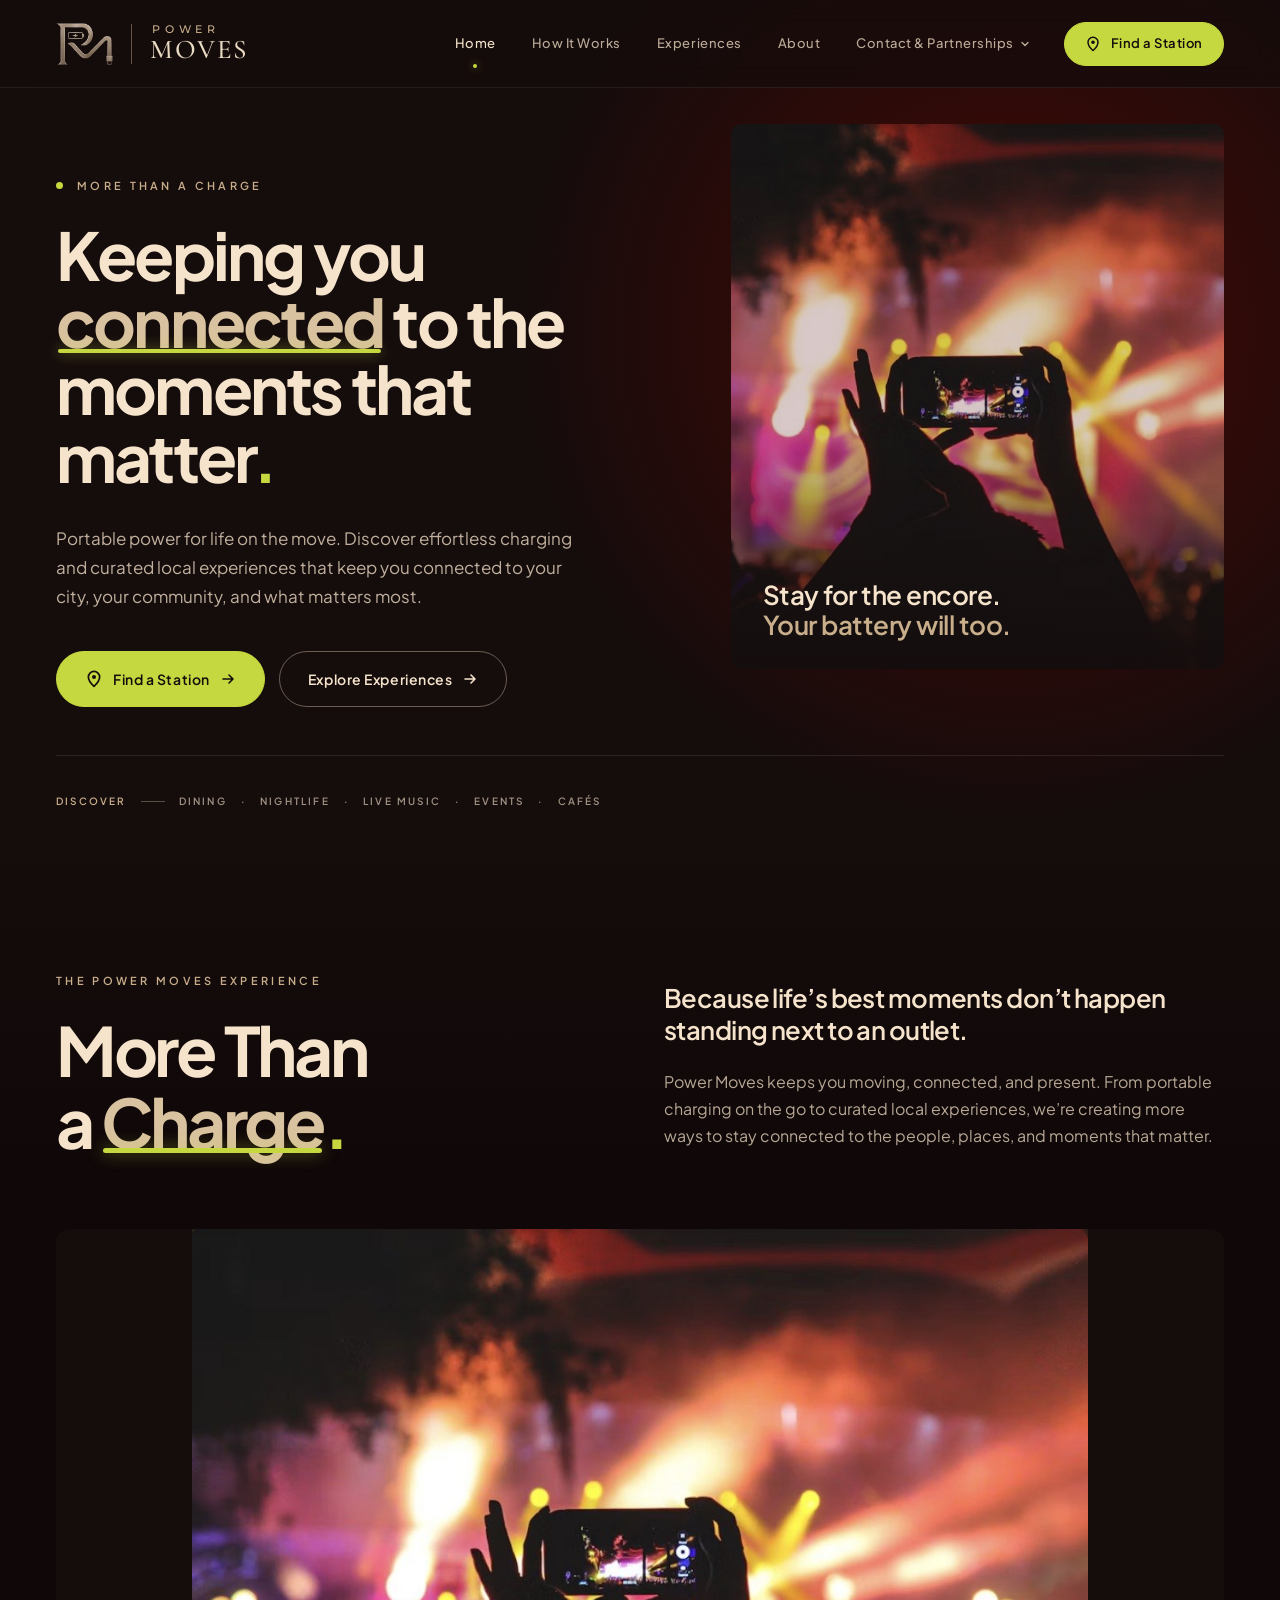
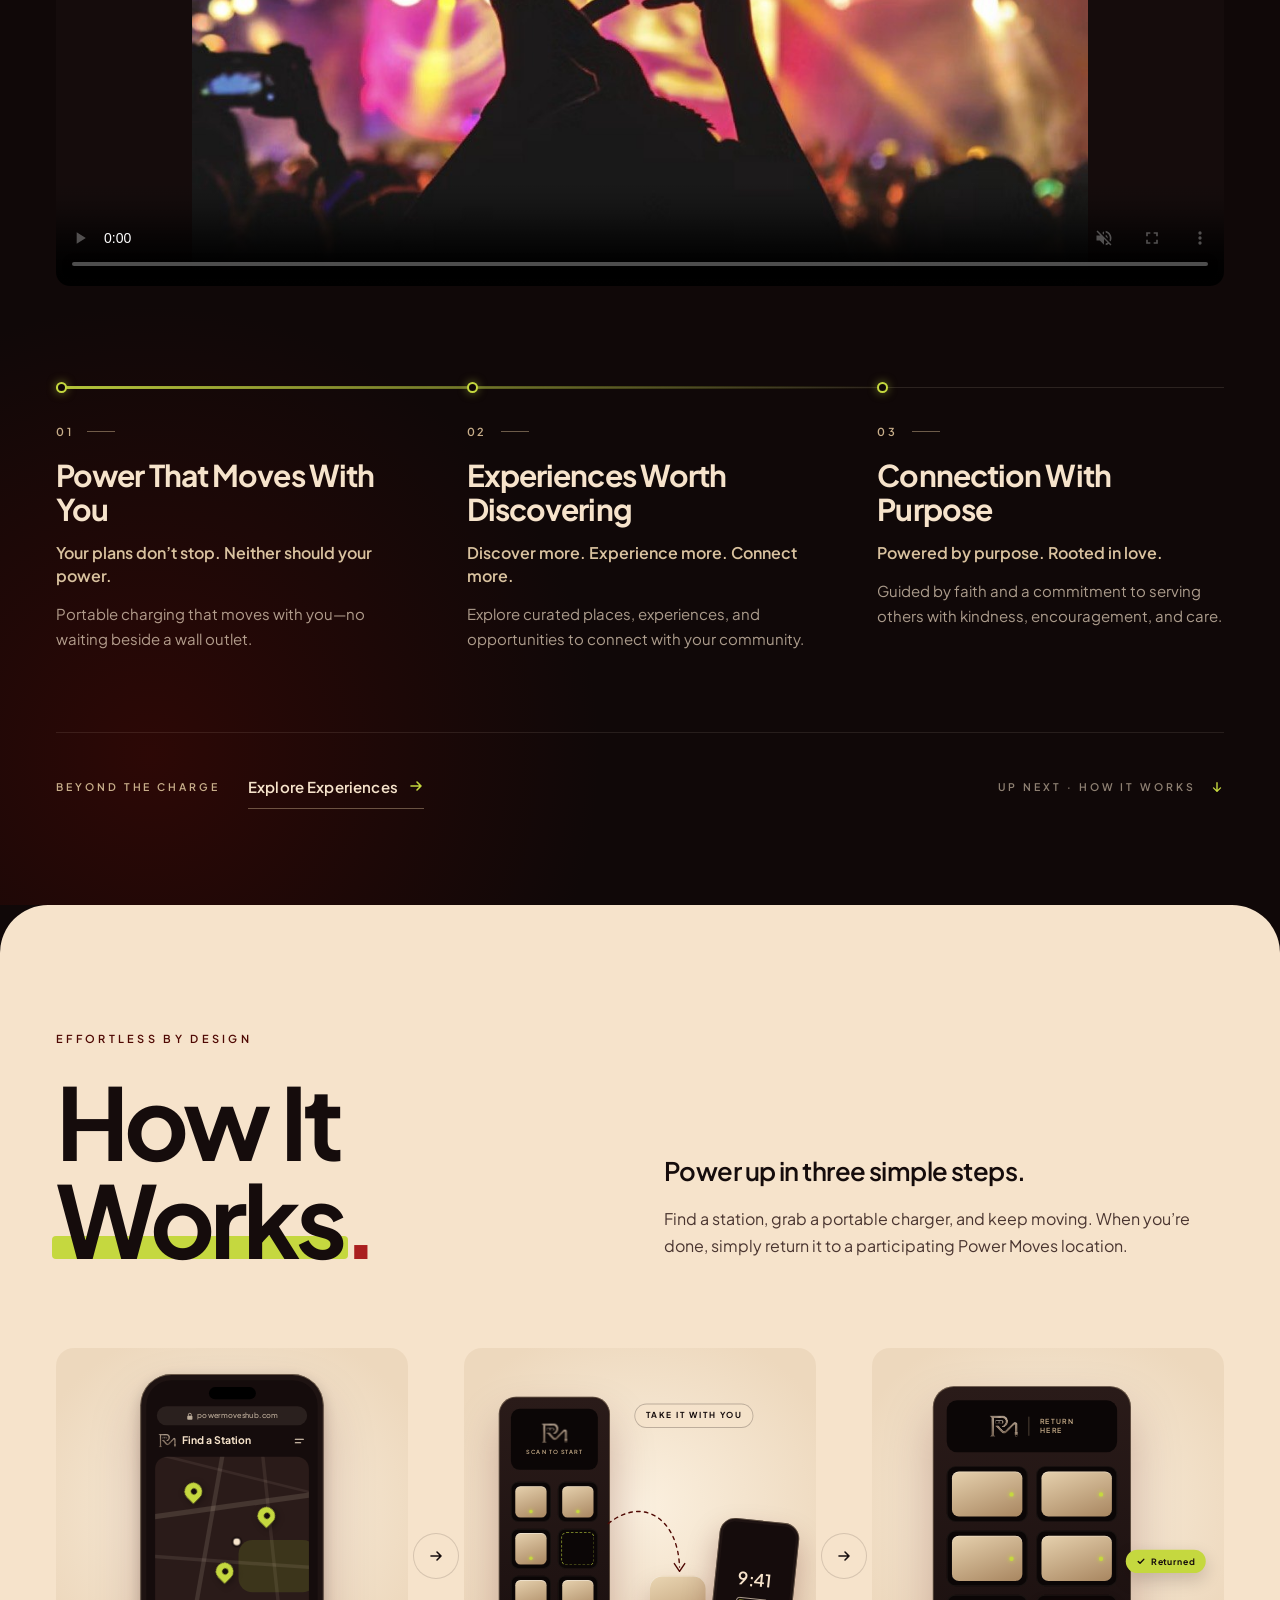
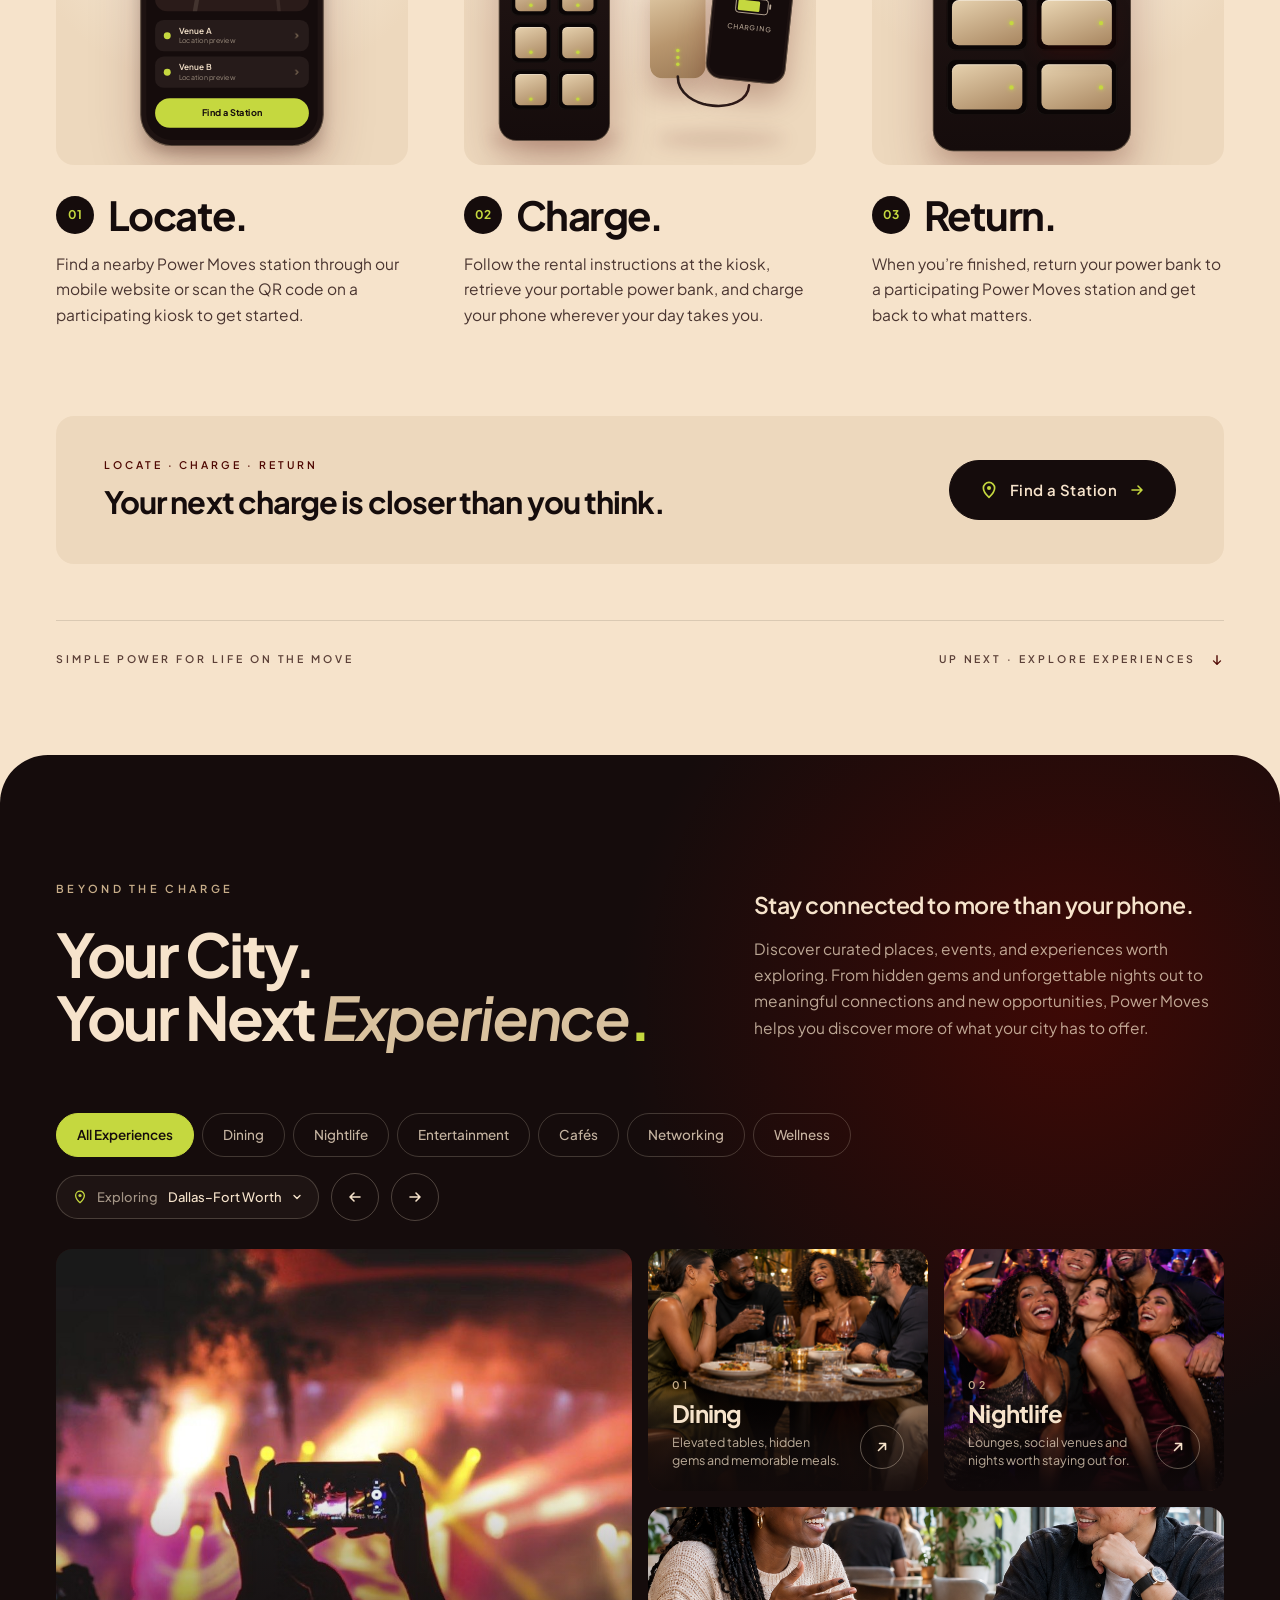
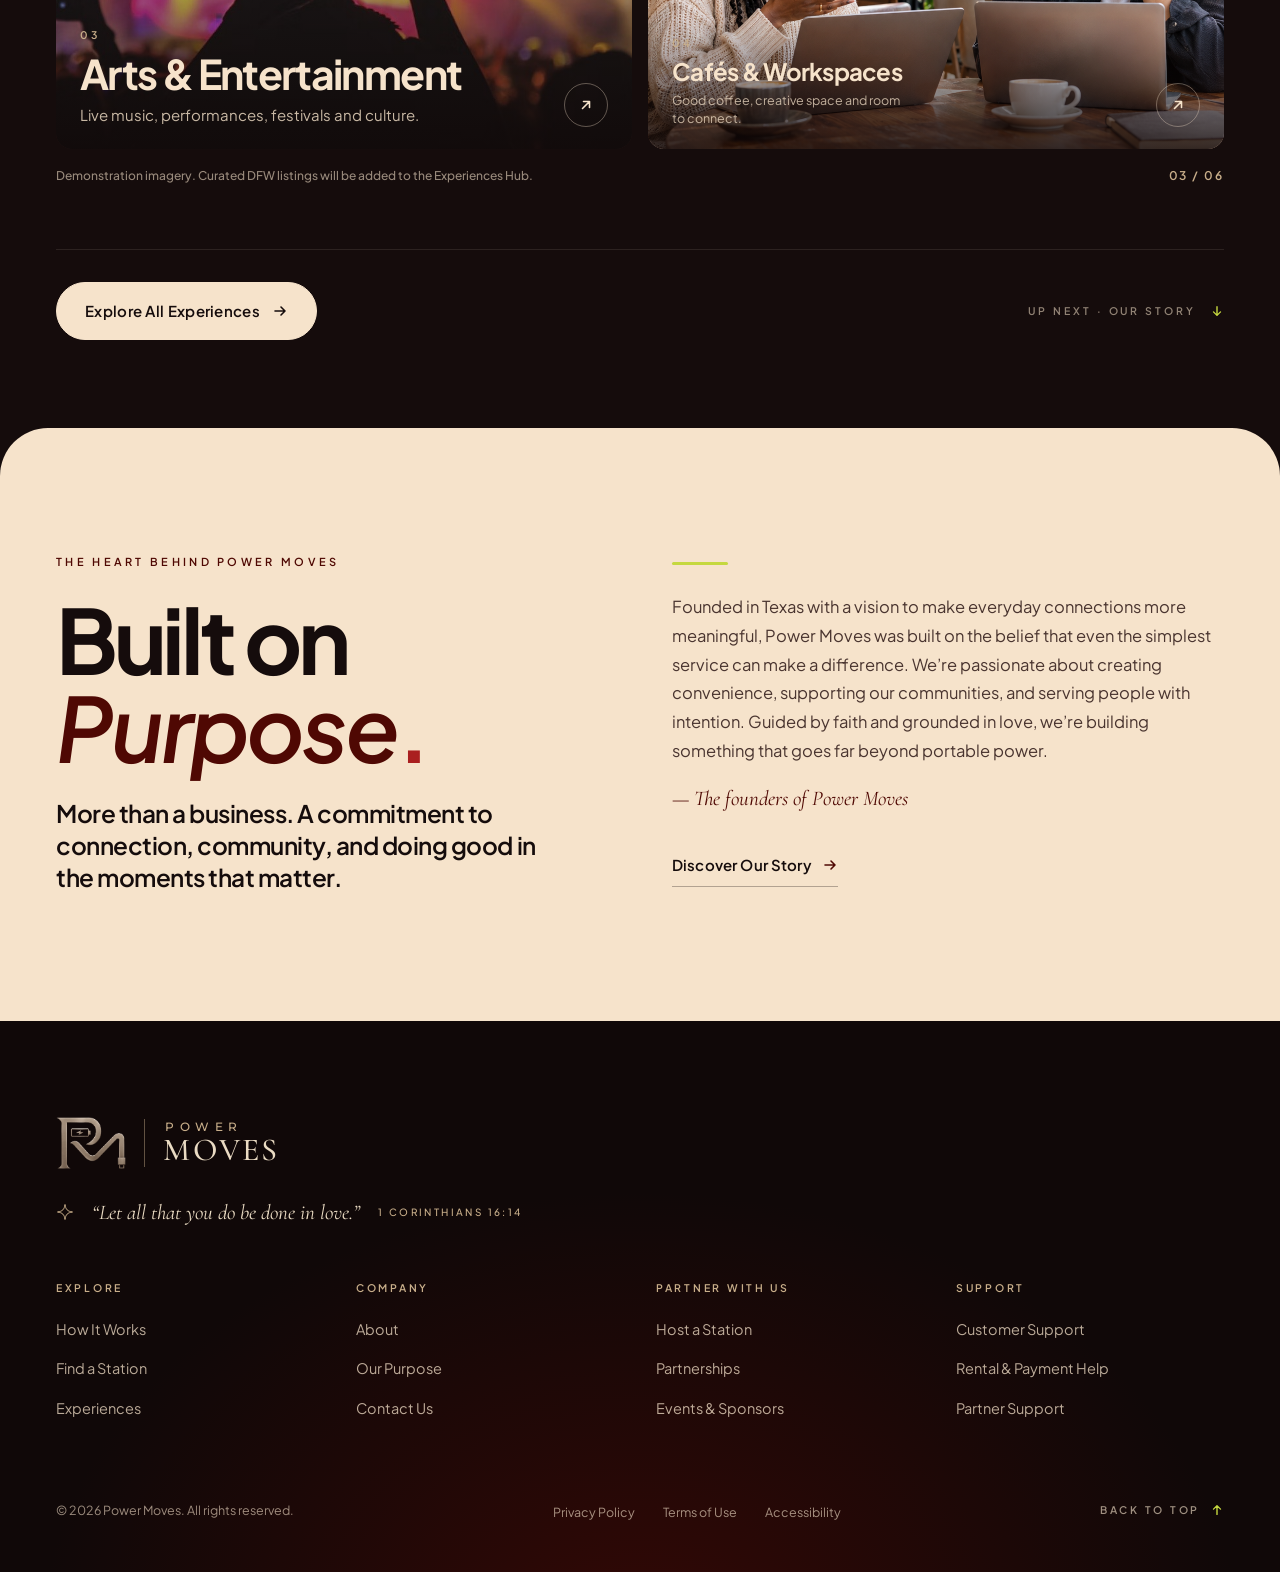
<file: index.html>
<!doctype html>
<html lang="en">
<head>
  <meta charset="utf-8">
  <meta name="viewport" content="width=device-width, initial-scale=1">
  <title>Power Moves | Portable Power. Real Connections.</title>
  <meta name="description" content="Power Moves keeps you connected to the moments that matter with portable power bank rentals and curated local experiences in Dallas–Fort Worth.">
  <meta name="theme-color" content="#150C0C">
  <link rel="canonical" href="https://paytonjkelley.github.io/power-moves/">
  <meta property="og:type" content="website">
  <meta property="og:title" content="Power Moves — Keeping you connected to the moments that matter">
  <meta property="og:description" content="Portable power for life on the move, plus curated local experiences in Dallas–Fort Worth.">
  <meta property="og:url" content="https://paytonjkelley.github.io/power-moves/">
  <meta property="og:image" content="https://paytonjkelley.github.io/power-moves/assets/img/apple-touch-icon.png">
  <link rel="icon" type="image/png" href="assets/img/favicon.png">
  <link rel="apple-touch-icon" href="assets/img/apple-touch-icon.png">
  <link rel="preconnect" href="https://fonts.googleapis.com">
  <link rel="preconnect" href="https://fonts.gstatic.com" crossorigin>
  <link href="https://fonts.googleapis.com/css2?family=Cormorant+Garamond:ital,wght@0,500;1,400&amp;family=Montserrat:wght@500&amp;family=Plus+Jakarta+Sans:ital,wght@0,400;0,500;0,600;0,700;1,600&amp;display=swap" rel="stylesheet">
  <link rel="stylesheet" href="assets/css/styles.css?v=mobile-2">
  <link rel="stylesheet" href="assets/css/about-section.css">
</head>
<body>
  <a class="skip-link" href="#main">Skip to content</a>

  <!-- =====================================================
       HEADER / NAVIGATION
       Links marked data-soon="…" point to pages that are not
       built yet. Replace href="#" with the real page URL and
       delete the data-soon attribute when each page launches.
       ===================================================== -->
  <header class="site-header" id="site-header">
    <div class="container header-inner">
      <a class="brand logo-in" href="#top" aria-label="Power Moves home">
        <img class="brand-mark" src="assets/img/pm-monogram.png" alt="" width="402" height="297">
        <span class="brand-rule" aria-hidden="true"></span>
        <span class="wordmark" aria-hidden="true"><span class="wm-power">POWER</span><span class="wm-moves">MOVES</span></span>
      </a>

      <nav class="primary-nav" aria-label="Primary">
        <a href="#top" class="navlink is-active" aria-current="page">Home</a>
        <a href="#how-it-works" class="navlink">How It Works</a>
        <a href="#experiences" class="navlink">Experiences</a>
        <a href="about.html" class="navlink" data-hide-md>About</a>
        <div class="dropdown">
          <button type="button" class="navlink" id="contact-toggle" aria-expanded="false" aria-controls="contact-menu">Contact &amp; Partnerships
            <svg class="chev" width="10" height="10" viewBox="0 0 10 10" fill="none" aria-hidden="true"><path d="M2 3.5L5 6.5L8 3.5" stroke="currentColor" stroke-width="1.4" stroke-linecap="round" stroke-linejoin="round"/></svg>
          </button>
          <div class="dropdown-menu" id="contact-menu" hidden>
            <div class="menu-group">
              <div class="menu-label">Customers</div>
              <a href="contact.html?reason=general-inquiry" class="menu-row">General inquiries <svg width="12" height="12" viewBox="0 0 12 12" fill="none" aria-hidden="true"><path d="M4.5 2.5L8 6L4.5 9.5" stroke="#C5D83F" stroke-width="1.4" stroke-linecap="round" stroke-linejoin="round"/></svg></a>
              <a href="contact.html?reason=customer-support" class="menu-row">Customer service &amp; tech support <svg width="12" height="12" viewBox="0 0 12 12" fill="none" aria-hidden="true"><path d="M4.5 2.5L8 6L4.5 9.5" stroke="#C5D83F" stroke-width="1.4" stroke-linecap="round" stroke-linejoin="round"/></svg></a>
              <a href="contact.html?reason=rental-payment" class="menu-row">Rental &amp; payment help <svg width="12" height="12" viewBox="0 0 12 12" fill="none" aria-hidden="true"><path d="M4.5 2.5L8 6L4.5 9.5" stroke="#C5D83F" stroke-width="1.4" stroke-linecap="round" stroke-linejoin="round"/></svg></a>
            </div>
            <div class="menu-group">
              <div class="menu-label">Venues</div>
              <a href="contact.html?reason=host-a-station" class="menu-row">Host a Power Moves station <svg width="12" height="12" viewBox="0 0 12 12" fill="none" aria-hidden="true"><path d="M4.5 2.5L8 6L4.5 9.5" stroke="#C5D83F" stroke-width="1.4" stroke-linecap="round" stroke-linejoin="round"/></svg></a>
              <a href="contact.html?reason=partner-support" class="menu-row">Existing partner support <svg width="12" height="12" viewBox="0 0 12 12" fill="none" aria-hidden="true"><path d="M4.5 2.5L8 6L4.5 9.5" stroke="#C5D83F" stroke-width="1.4" stroke-linecap="round" stroke-linejoin="round"/></svg></a>
            </div>
            <div class="menu-group">
              <div class="menu-label">Business</div>
              <a href="contact.html?reason=partnerships" class="menu-row">Partnerships &amp; collaborations <svg width="12" height="12" viewBox="0 0 12 12" fill="none" aria-hidden="true"><path d="M4.5 2.5L8 6L4.5 9.5" stroke="#C5D83F" stroke-width="1.4" stroke-linecap="round" stroke-linejoin="round"/></svg></a>
              <a href="contact.html?reason=events-sponsors" class="menu-row">Event organizers &amp; sponsorships <svg width="12" height="12" viewBox="0 0 12 12" fill="none" aria-hidden="true"><path d="M4.5 2.5L8 6L4.5 9.5" stroke="#C5D83F" stroke-width="1.4" stroke-linecap="round" stroke-linejoin="round"/></svg></a>
            </div>
            <p class="menu-note">Tell us why you’re reaching out and we’ll route you to the right team.</p>
          </div>
        </div>
        <a href="find-a-station/" class="btn btn-primary btn-nav"><svg width="16" height="16" viewBox="0 0 16 16" fill="none" aria-hidden="true"><path d="M8 14.5s5-4.3 5-8.2A5 5 0 0 0 3 6.3c0 3.9 5 8.2 5 8.2Z" stroke="currentColor" stroke-width="1.5" stroke-linejoin="round"/><circle cx="8" cy="6.3" r="1.8" fill="currentColor"/></svg> Find a Station</a>
      </nav>

      <div class="mobile-actions">
        <a href="find-a-station/" class="btn btn-primary btn-sm"><svg width="14" height="14" viewBox="0 0 16 16" fill="none" aria-hidden="true"><path d="M8 14.5s5-4.3 5-8.2A5 5 0 0 0 3 6.3c0 3.9 5 8.2 5 8.2Z" stroke="currentColor" stroke-width="1.5" stroke-linejoin="round"/><circle cx="8" cy="6.3" r="1.8" fill="currentColor"/></svg> Find a Station</a>
        <button type="button" class="iconbtn" id="menu-open" aria-label="Open menu" aria-expanded="false" aria-controls="mobile-menu">
          <svg width="18" height="18" viewBox="0 0 18 18" fill="none" aria-hidden="true"><path d="M3 6.5h12M3 11.5h8" stroke="currentColor" stroke-width="1.5" stroke-linecap="round"/></svg>
        </button>
      </div>
    </div>
  </header>

  <!-- Mobile menu (opens from the header menu button) -->
  <div class="mobile-menu" id="mobile-menu" role="dialog" aria-modal="true" aria-label="Menu" hidden>
    <div class="mobile-menu-head">
      <a class="brand" href="#top" aria-label="Power Moves home">
        <img class="brand-mark" src="assets/img/pm-monogram.png" alt="" width="402" height="297">
        <span class="brand-rule" aria-hidden="true"></span>
        <span class="wordmark" aria-hidden="true"><span class="wm-power">POWER</span><span class="wm-moves">MOVES</span></span>
      </a>
      <button type="button" class="iconbtn" id="menu-close" aria-label="Close menu">
        <svg width="16" height="16" viewBox="0 0 16 16" fill="none" aria-hidden="true"><path d="M3.5 3.5l9 9M12.5 3.5l-9 9" stroke="currentColor" stroke-width="1.5" stroke-linecap="round"/></svg>
      </button>
    </div>
    <div class="mm-section">
      <div class="mm-kicker">LOW BATTERY? START HERE</div>
      <a href="find-a-station/" class="btn btn-primary mm-cta"><svg width="17" height="17" viewBox="0 0 16 16" fill="none" aria-hidden="true"><path d="M8 14.5s5-4.3 5-8.2A5 5 0 0 0 3 6.3c0 3.9 5 8.2 5 8.2Z" stroke="currentColor" stroke-width="1.5" stroke-linejoin="round"/><circle cx="8" cy="6.3" r="1.8" fill="currentColor"/></svg> Find the nearest station</a>
    </div>
    <nav class="mm-nav" aria-label="Mobile">
      <a href="#top" class="mnav is-active" aria-current="page"><span class="mnav-label">Home</span><svg width="14" height="14" viewBox="0 0 12 12" fill="none" aria-hidden="true"><path d="M4.5 2.5L8 6L4.5 9.5" stroke="#C8AE8A" stroke-width="1.3" stroke-linecap="round" stroke-linejoin="round"/></svg></a>
      <a href="#how-it-works" class="mnav"><span class="mnav-label">How It Works</span><svg width="14" height="14" viewBox="0 0 12 12" fill="none" aria-hidden="true"><path d="M4.5 2.5L8 6L4.5 9.5" stroke="#C8AE8A" stroke-width="1.3" stroke-linecap="round" stroke-linejoin="round"/></svg></a>
      <a href="#experiences" class="mnav"><span class="mnav-label">Experiences</span><svg width="14" height="14" viewBox="0 0 12 12" fill="none" aria-hidden="true"><path d="M4.5 2.5L8 6L4.5 9.5" stroke="#C8AE8A" stroke-width="1.3" stroke-linecap="round" stroke-linejoin="round"/></svg></a>
      <a href="about.html" class="mnav"><span class="mnav-label">About</span><svg width="14" height="14" viewBox="0 0 12 12" fill="none" aria-hidden="true"><path d="M4.5 2.5L8 6L4.5 9.5" stroke="#C8AE8A" stroke-width="1.3" stroke-linecap="round" stroke-linejoin="round"/></svg></a>
    </nav>
    <div class="mm-section">
      <div class="mm-kicker muted">CONTACT &amp; PARTNERSHIPS</div>
      <div class="chips">
        <a href="contact.html?reason=customer-support" class="chip">Customer support</a>
        <a href="contact.html?reason=rental-payment" class="chip">Rental &amp; payment</a>
        <a href="contact.html?reason=host-a-station" class="chip">Host a station</a>
        <a href="contact.html?reason=partner-support" class="chip">Partner support</a>
        <a href="contact.html?reason=partnerships" class="chip">Partnerships</a>
        <a href="contact.html?reason=events-sponsors" class="chip">Events &amp; sponsors</a>
        <a href="contact.html?reason=general-inquiry" class="chip">General inquiry</a>
      </div>
    </div>
    <div class="mm-foot">
      <span class="mm-verse">Done in love. <small>1 COR 16:14</small></span>
      <a href="about.html#faith" class="textlink">Our purpose</a>
    </div>
  </div>

  <main id="main">

    <!-- =====================================================
         SECTION 01 — HERO
         ===================================================== -->
    <section class="hero" id="top" aria-labelledby="hero-title">
      <div class="hero-glow" aria-hidden="true"></div>
      <div class="container hero-grid">
        <div class="hero-copy">
          <p class="eyebrow rv d1"><span class="pulse-dot" aria-hidden="true"></span>More Than a Charge</p>
          <h1 class="hero-title rv d2" id="hero-title">Keeping you<br> <span class="hl">connected<span class="charge-line" aria-hidden="true"></span></span> to the<br> moments that<br> matter<span class="neon">.</span></h1>
          <p class="hero-lead rv d3">Portable power for life on the move. Discover effortless charging and curated local experiences that keep you connected to your city, your community, and what matters most.</p>
          <div class="cta-row rv d4">
            <a href="find-a-station/" class="btn btn-primary"><svg width="18" height="18" viewBox="0 0 16 16" fill="none" aria-hidden="true"><path d="M8 14.5s5-4.3 5-8.2A5 5 0 0 0 3 6.3c0 3.9 5 8.2 5 8.2Z" stroke="currentColor" stroke-width="1.5" stroke-linejoin="round"/><circle cx="8" cy="6.3" r="1.8" fill="currentColor"/></svg> Find a Station <svg class="arr" width="16" height="16" viewBox="0 0 16 16" fill="none" aria-hidden="true"><path d="M3 8h10M9 4l4 4-4 4" stroke="currentColor" stroke-width="1.6" stroke-linecap="round" stroke-linejoin="round"/></svg></a>
            <a href="#experiences" class="btn btn-secondary">Explore Experiences <svg class="arr" width="16" height="16" viewBox="0 0 16 16" fill="none" aria-hidden="true"><path d="M3 8h10M9 4l4 4-4 4" stroke="currentColor" stroke-width="1.6" stroke-linecap="round" stroke-linejoin="round"/></svg></a>
          </div>
        </div>
        <figure class="hero-media">
          <img src="assets/img/concert.jpg" alt="Concertgoers holding up a phone to record a stage glowing with red and gold lights" width="1048" height="769" fetchpriority="high">
          <div class="media-tint" aria-hidden="true"></div>
          <div class="media-fade" aria-hidden="true"></div>
          <figcaption>Stay for the encore.<br><span>Your battery will too.</span></figcaption>
        </figure>
      </div>
      <div class="container">
        <div class="hero-strip rv d5">
          <div class="discover" aria-label="Experience categories">
            <span class="lead-in">DISCOVER</span><span class="rule" aria-hidden="true"></span>
            <span>DINING</span><span aria-hidden="true">·</span><span>NIGHTLIFE</span><span aria-hidden="true">·</span><span>LIVE MUSIC</span><span aria-hidden="true">·</span><span>EVENTS</span><span aria-hidden="true">·</span><span>CAFÉS</span>
          </div>
        </div>
      </div>
    </section>

    <!-- =====================================================
         SECTION 02 — MORE THAN A CHARGE
         ===================================================== -->
    <section class="s2" id="more-than-a-charge" aria-labelledby="s2-title">
      <div class="container">
        <div class="section-head">
          <div>
            <p class="eyebrow">The Power Moves Experience</p>
            <h2 class="section-title" id="s2-title">More Than<br>a <span class="hl">Charge<span class="charge-line" aria-hidden="true"></span></span><span class="neon">.</span></h2>
          </div>
          <div class="section-intro">
            <p class="section-statement">Because life’s best moments don’t happen standing next to an outlet.</p>
            <p class="section-body">Power Moves keeps you moving, connected, and present. From portable charging on the go to curated local experiences, we’re creating more ways to stay connected to the people, places, and moments that matter.</p>
          </div>
        </div>

        <!-- Power Moves video ad -->
        <figure class="feature feature-video">
          <video controls muted playsinline preload="metadata" poster="assets/img/concert.jpg" aria-label="Power Moves video ad: Stay connected to the moments that matter">
            <source src="assets/video/power-moves-ad.mp4" type="video/mp4">
            Your browser cannot play this video. <a href="assets/video/power-moves-ad.mp4">Watch the Power Moves ad</a>.
          </video>
        </figure>

        <div class="pillars">
          <span class="pillars-thread" aria-hidden="true"></span>
          <div class="pillar">
            <div class="pillar-num">01</div>
            <h3>Power That Moves With You</h3>
            <p class="pillar-micro">Your plans don’t stop. Neither should your power.</p>
            <p class="pillar-body">Portable charging that moves with you—no waiting beside a wall outlet.</p>
          </div>
          <div class="pillar">
            <div class="pillar-num">02</div>
            <h3>Experiences Worth Discovering</h3>
            <p class="pillar-micro">Discover more. Experience more. Connect more.</p>
            <p class="pillar-body">Explore curated places, experiences, and opportunities to connect with your community.</p>
          </div>
          <div class="pillar">
            <div class="pillar-num">03</div>
            <h3>Connection With Purpose</h3>
            <p class="pillar-micro">Powered by purpose. Rooted in love.</p>
            <p class="pillar-body">Guided by faith and a commitment to serving others with kindness, encouragement, and care.</p>
          </div>
        </div>

        <div class="section-foot">
          <div class="foot-left">
            <span class="foot-label">Beyond the Charge</span>
            <a href="#experiences" class="arrow-link">Explore Experiences <svg class="arr" width="16" height="16" viewBox="0 0 16 16" fill="none" aria-hidden="true"><path d="M3 8h10M9 4l4 4-4 4" stroke="currentColor" stroke-width="1.6" stroke-linecap="round" stroke-linejoin="round"/></svg></a>
          </div>
          <a href="#how-it-works" class="up-next">Up Next · How It Works <svg width="14" height="14" viewBox="0 0 16 16" fill="none" aria-hidden="true"><path d="M8 3v10M4 9l4 4 4-4" stroke="currentColor" stroke-width="1.6" stroke-linecap="round" stroke-linejoin="round"/></svg></a>
        </div>
      </div>
    </section>

    <!-- =====================================================
         SECTION 03 — HOW IT WORKS
         Product visuals are conceptual mockups. Replace each
         .stage with an <img> of official product photography.
         ===================================================== -->
    <section class="s3" id="how-it-works" aria-labelledby="s3-title">
      <div class="s3-sheet">
        <div class="container">
          <div class="section-head">
            <div>
              <p class="eyebrow">Effortless by Design</p>
              <h2 class="section-title" id="s3-title">How It<br><span class="marker">Works</span><span class="dot">.</span></h2>
            </div>
            <div class="section-intro">
              <p class="section-statement">Power up in three simple steps.</p>
              <p class="section-body">Find a station, grab a portable charger, and keep moving. When you’re done, simply return it to a participating Power Moves location.</p>
            </div>
          </div>

          <ol class="steps">
            <li class="step">
              <div class="step-visual">
                <div class="panel">
                  <div class="stage" role="img" aria-label="A phone showing the Power Moves mobile website with a map of sample station pins">
                    <div aria-hidden="true" style="position: absolute; left: 92px; right: 92px; bottom: 16px; height: 18px; border-radius: 50%; background: rgba(79,8,3,.18); filter: blur(10px)"></div>
                    <div style="position: absolute; left: 97px; top: 30px; width: 211px; height: 428px; border-radius: 36px; background: #1E1312; padding: 7px; box-shadow: 0 30px 60px rgba(79,8,3,.22), 0 6px 16px rgba(21,12,12,.2), inset 0 0 0 1px rgba(200,174,138,.45)">
                    <div style="position: relative; width: 197px; height: 414px; border-radius: 29px; overflow: hidden; background: #150C0C; color: #F6E3CB">
                    <div style="position: absolute; top: 8px; left: 72px; width: 54px; height: 14px; border-radius: 10px; background: #000"></div>
                    <div style="position: absolute; top: 30px; left: 12px; right: 12px; height: 22px; border-radius: 11px; background: rgba(246,227,203,.09); display: flex; align-items: center; justify-content: center; gap: 5px; font: 500 8.5px/1 'Plus Jakarta Sans', sans-serif; color: rgba(246,227,203,.72)">
                    <svg width="8" height="9" viewBox="0 0 8 9" fill="none"><rect x="1" y="4" width="6" height="4.5" rx="1" fill="currentColor"></rect><path d="M2.3 4V2.8a1.7 1.7 0 0 1 3.4 0V4" stroke="currentColor" stroke-width="1"></path></svg>
                    powermoveshub.com
                    </div>
                    <div style="position: absolute; top: 62px; left: 14px; right: 14px; display: flex; align-items: center; justify-content: space-between">
                    <span style="display: flex; align-items: center; gap: 7px; font: 700 12px/1 'Plus Jakarta Sans', sans-serif"><img src="assets/img/pm-monogram.png" alt="" style="height: 15px; width: auto; display: block">Find a Station</span>
                    <svg width="14" height="14" viewBox="0 0 18 18" fill="none"><path d="M3 6.5h12M3 11.5h8" stroke="#F6E3CB" stroke-width="1.6" stroke-linecap="round"></path></svg>
                    </div>
                    <div style="position: absolute; top: 88px; left: 10px; right: 10px; height: 178px; border-radius: 14px; overflow: hidden; background: #2A1B19">
                    <div style="position: absolute; left: 96px; top: 96px; width: 90px; height: 60px; border-radius: 16px; background: rgba(76,75,30,.55)"></div>
                    <div style="position: absolute; left: -20px; top: 52px; width: 240px; height: 6px; background: rgba(246,227,203,.13); transform: rotate(-8deg)"></div>
                    <div style="position: absolute; left: -20px; top: 120px; width: 240px; height: 4px; background: rgba(246,227,203,.09); transform: rotate(4deg)"></div>
                    <div style="position: absolute; left: 58px; top: -20px; width: 5px; height: 230px; background: rgba(246,227,203,.12); transform: rotate(10deg)"></div>
                    <div style="position: absolute; left: 132px; top: -20px; width: 4px; height: 230px; background: rgba(246,227,203,.08); transform: rotate(-6deg)"></div>
                    <div style="position: absolute; left: -20px; top: 20px; width: 240px; height: 3px; background: rgba(246,227,203,.07); transform: rotate(14deg)"></div>
                    <div class="pin" style="animation-delay: .3s; position: absolute; left: 34px; top: 30px; width: 20px; height: 20px; border-radius: 50% 50% 50% 0; background: #C5D83F; box-shadow: 0 3px 8px rgba(0,0,0,.4); display: flex; align-items: center; justify-content: center"><span style="width: 7px; height: 7px; border-radius: 50%; background: #150C0C"></span></div>
                    <div class="pin" style="animation-delay: .55s; position: absolute; left: 118px; top: 58px; width: 20px; height: 20px; border-radius: 50% 50% 50% 0; background: #C5D83F; box-shadow: 0 3px 8px rgba(0,0,0,.4); display: flex; align-items: center; justify-content: center"><span style="width: 7px; height: 7px; border-radius: 50%; background: #150C0C"></span></div>
                    <div class="pin" style="animation-delay: .8s; position: absolute; left: 70px; top: 122px; width: 20px; height: 20px; border-radius: 50% 50% 50% 0; background: #C5D83F; box-shadow: 0 3px 8px rgba(0,0,0,.4); display: flex; align-items: center; justify-content: center"><span style="width: 7px; height: 7px; border-radius: 50%; background: #150C0C"></span></div>
                    <div class="you" style="position: absolute; left: 88px; top: 92px; width: 12px; height: 12px; border-radius: 50%; background: #F6E3CB; border: 2px solid #150C0C"></div>
                    </div>
                    <div style="position: absolute; top: 276px; left: 10px; right: 10px; display: flex; flex-direction: column; gap: 6px">
                    <div style="height: 36px; border-radius: 10px; background: rgba(246,227,203,.07); display: flex; align-items: center; gap: 9px; padding: 0 10px">
                    <span style="width: 8px; height: 8px; border-radius: 50%; background: #C5D83F; flex: none"></span>
                    <span style="flex: 1; display: flex; flex-direction: column; gap: 3px"><span style="font: 600 9.5px/1 'Plus Jakarta Sans', sans-serif">Venue A</span><span style="font: 400 8px/1 'Plus Jakarta Sans', sans-serif; color: rgba(246,227,203,.55)">Location preview</span></span>
                    <svg width="8" height="8" viewBox="0 0 12 12" fill="none"><path d="M4.5 2.5L8 6L4.5 9.5" stroke="#C8AE8A" stroke-width="1.6" stroke-linecap="round"></path></svg>
                    </div>
                    <div style="height: 36px; border-radius: 10px; background: rgba(246,227,203,.07); display: flex; align-items: center; gap: 9px; padding: 0 10px">
                    <span style="width: 8px; height: 8px; border-radius: 50%; background: #C5D83F; flex: none"></span>
                    <span style="flex: 1; display: flex; flex-direction: column; gap: 3px"><span style="font: 600 9.5px/1 'Plus Jakarta Sans', sans-serif">Venue B</span><span style="font: 400 8px/1 'Plus Jakarta Sans', sans-serif; color: rgba(246,227,203,.55)">Location preview</span></span>
                    <svg width="8" height="8" viewBox="0 0 12 12" fill="none"><path d="M4.5 2.5L8 6L4.5 9.5" stroke="#C8AE8A" stroke-width="1.6" stroke-linecap="round"></path></svg>
                    </div>
                    </div>
                    <div style="position: absolute; left: 10px; right: 10px; bottom: 14px; height: 34px; border-radius: 17px; background: #C5D83F; color: #150C0C; display: flex; align-items: center; justify-content: center; font: 700 10.5px/1 'Plus Jakarta Sans', sans-serif">Find a Station</div>
                    </div>
                    </div>
                  </div>
                </div>
                <span class="step-arrow" aria-hidden="true"><svg class="arr" width="16" height="16" viewBox="0 0 16 16" fill="none" aria-hidden="true"><path d="M3 8h10M9 4l4 4-4 4" stroke="currentColor" stroke-width="1.6" stroke-linecap="round" stroke-linejoin="round"/></svg></span>
              </div>
              <div class="step-head"><span class="step-num">01</span><h3>Locate.</h3></div>
              <p>Find a nearby Power Moves station through our mobile website or scan the QR code on a participating kiosk to get started.</p>
            </li>
            <li class="step-sep" aria-hidden="true"><span><svg width="14" height="14" viewBox="0 0 16 16" fill="none" aria-hidden="true"><path d="M8 3v10M4 9l4 4 4-4" stroke="currentColor" stroke-width="1.6" stroke-linecap="round" stroke-linejoin="round"/></svg></span></li>
            <li class="step">
              <div class="step-visual">
                <div class="panel">
                  <div class="stage" role="img" aria-label="A rental kiosk with one empty slot, and a portable power bank charging a phone away from the kiosk">
                    <div aria-hidden="true" style="position: absolute; left: 30px; width: 150px; bottom: 22px; height: 16px; border-radius: 50%; background: rgba(79,8,3,.2); filter: blur(9px)"></div>
                    <div style="position: absolute; inset: 0">
                    <div style="position: absolute; left: 40px; top: 56px; width: 128px; height: 396px; border-radius: 20px; background: linear-gradient(180deg, #2A1B19, #150C0C); box-shadow: 0 26px 50px rgba(79,8,3,.25), inset 0 0 0 1px rgba(200,174,138,.4)">
                    <div style="position: absolute; top: 14px; left: 14px; right: 14px; height: 70px; border-radius: 10px; background: #0B0606; display: flex; flex-direction: column; align-items: center; justify-content: center; gap: 7px">
                    <img src="assets/img/pm-monogram.png" alt="" style="height: 22px; width: auto; display: block">
                    <span style="font: 600 6.5px/1 'Plus Jakarta Sans', sans-serif; letter-spacing: .18em; color: #C8AE8A">SCAN TO START</span>
                    </div>
                    <div style="position: absolute; top: 98px; left: 14px; right: 14px; display: grid; grid-template-columns: repeat(2, minmax(0, 1fr)); gap: 8px">
                    <div style="position: relative; height: 46px; border-radius: 8px; background: #0B0606; box-shadow: inset 0 0 0 1px rgba(246,227,203,.06)"><div style="position: absolute; inset: 5px; border-radius: 6px; background: linear-gradient(160deg, #E6D1AE, #A88660); box-shadow: inset 0 1px 0 rgba(255,255,255,.4); display: flex; align-items: flex-end; justify-content: center; padding-bottom: 5px"><span style="width: 4px; height: 4px; border-radius: 50%; background: #C5D83F; box-shadow: 0 0 4px #C5D83F"></span></div></div><div style="position: relative; height: 46px; border-radius: 8px; background: #0B0606; box-shadow: inset 0 0 0 1px rgba(246,227,203,.06)"><div style="position: absolute; inset: 5px; border-radius: 6px; background: linear-gradient(160deg, #E6D1AE, #A88660); box-shadow: inset 0 1px 0 rgba(255,255,255,.4); display: flex; align-items: flex-end; justify-content: center; padding-bottom: 5px"><span style="width: 4px; height: 4px; border-radius: 50%; background: #C5D83F; box-shadow: 0 0 4px #C5D83F"></span></div></div><div style="position: relative; height: 46px; border-radius: 8px; background: #0B0606; box-shadow: inset 0 0 0 1px rgba(246,227,203,.06)"><div style="position: absolute; inset: 5px; border-radius: 6px; background: linear-gradient(160deg, #E6D1AE, #A88660); box-shadow: inset 0 1px 0 rgba(255,255,255,.4); display: flex; align-items: flex-end; justify-content: center; padding-bottom: 5px"><span style="width: 4px; height: 4px; border-radius: 50%; background: #C5D83F; box-shadow: 0 0 4px #C5D83F"></span></div></div><div style="position: relative; height: 46px; border-radius: 8px; background: #0B0606; box-shadow: inset 0 0 0 1px rgba(246,227,203,.06)"><div style="position: absolute; inset: 4px; border-radius: 6px; border: 1px dashed rgba(197,216,63,.75)"></div></div><div style="position: relative; height: 46px; border-radius: 8px; background: #0B0606; box-shadow: inset 0 0 0 1px rgba(246,227,203,.06)"><div style="position: absolute; inset: 5px; border-radius: 6px; background: linear-gradient(160deg, #E6D1AE, #A88660); box-shadow: inset 0 1px 0 rgba(255,255,255,.4); display: flex; align-items: flex-end; justify-content: center; padding-bottom: 5px"><span style="width: 4px; height: 4px; border-radius: 50%; background: #C5D83F; box-shadow: 0 0 4px #C5D83F"></span></div></div><div style="position: relative; height: 46px; border-radius: 8px; background: #0B0606; box-shadow: inset 0 0 0 1px rgba(246,227,203,.06)"><div style="position: absolute; inset: 5px; border-radius: 6px; background: linear-gradient(160deg, #E6D1AE, #A88660); box-shadow: inset 0 1px 0 rgba(255,255,255,.4); display: flex; align-items: flex-end; justify-content: center; padding-bottom: 5px"><span style="width: 4px; height: 4px; border-radius: 50%; background: #C5D83F; box-shadow: 0 0 4px #C5D83F"></span></div></div><div style="position: relative; height: 46px; border-radius: 8px; background: #0B0606; box-shadow: inset 0 0 0 1px rgba(246,227,203,.06)"><div style="position: absolute; inset: 5px; border-radius: 6px; background: linear-gradient(160deg, #E6D1AE, #A88660); box-shadow: inset 0 1px 0 rgba(255,255,255,.4); display: flex; align-items: flex-end; justify-content: center; padding-bottom: 5px"><span style="width: 4px; height: 4px; border-radius: 50%; background: #C5D83F; box-shadow: 0 0 4px #C5D83F"></span></div></div><div style="position: relative; height: 46px; border-radius: 8px; background: #0B0606; box-shadow: inset 0 0 0 1px rgba(246,227,203,.06)"><div style="position: absolute; inset: 5px; border-radius: 6px; background: linear-gradient(160deg, #E6D1AE, #A88660); box-shadow: inset 0 1px 0 rgba(255,255,255,.4); display: flex; align-items: flex-end; justify-content: center; padding-bottom: 5px"><span style="width: 4px; height: 4px; border-radius: 50%; background: #C5D83F; box-shadow: 0 0 4px #C5D83F"></span></div></div><div style="position: relative; height: 46px; border-radius: 8px; background: #0B0606; box-shadow: inset 0 0 0 1px rgba(246,227,203,.06)"><div style="position: absolute; inset: 5px; border-radius: 6px; background: linear-gradient(160deg, #E6D1AE, #A88660); box-shadow: inset 0 1px 0 rgba(255,255,255,.4); display: flex; align-items: flex-end; justify-content: center; padding-bottom: 5px"><span style="width: 4px; height: 4px; border-radius: 50%; background: #C5D83F; box-shadow: 0 0 4px #C5D83F"></span></div></div><div style="position: relative; height: 46px; border-radius: 8px; background: #0B0606; box-shadow: inset 0 0 0 1px rgba(246,227,203,.06)"><div style="position: absolute; inset: 5px; border-radius: 6px; background: linear-gradient(160deg, #E6D1AE, #A88660); box-shadow: inset 0 1px 0 rgba(255,255,255,.4); display: flex; align-items: flex-end; justify-content: center; padding-bottom: 5px"><span style="width: 4px; height: 4px; border-radius: 50%; background: #C5D83F; box-shadow: 0 0 4px #C5D83F"></span></div></div>
                    </div>
                    </div>
                    <div style="position: absolute; left: 196px; top: 64px; padding: 8px 12px; border-radius: 999px; border: 1px solid rgba(21,12,12,.25); font: 700 9.5px/1 'Plus Jakarta Sans', sans-serif; letter-spacing: .18em; color: #150C0C; background: rgba(246,227,203,.7)">TAKE IT WITH YOU</div>
                    <svg width="120" height="150" viewBox="0 0 120 150" fill="none" style="position: absolute; left: 156px; top: 130px"><path d="M10 72 C 50 40, 90 66, 92 122" stroke="#4F0803" stroke-width="1.6" stroke-dasharray="4 5" stroke-linecap="round"></path><path d="M86 118l6 9 6-9" stroke="#4F0803" stroke-width="1.6" stroke-linecap="round" stroke-linejoin="round"></path></svg>
                    <div aria-hidden="true" style="position: absolute; left: 220px; width: 150px; bottom: 22px; height: 16px; border-radius: 50%; background: rgba(79,8,3,.16); filter: blur(10px)"></div>
                    <div class="float" style="position: absolute; left: 214px; top: 186px; width: 168px; height: 250px">
                    <div style="position: absolute; left: 0; top: 76px; width: 64px; height: 118px; border-radius: 14px; background: linear-gradient(160deg, #EAD6B3 0%, #B8966E 60%, #9C7B57 100%); box-shadow: 0 18px 30px rgba(79,8,3,.25), inset 0 1px 0 rgba(255,255,255,.5); display: flex; flex-direction: column; align-items: center; justify-content: flex-end; gap: 4px; padding-bottom: 14px">
                    <span style="width: 4px; height: 4px; border-radius: 50%; background: #C5D83F; box-shadow: 0 0 4px #C5D83F"></span>
                    <span style="width: 4px; height: 4px; border-radius: 50%; background: #C5D83F; box-shadow: 0 0 4px #C5D83F"></span>
                    <span style="width: 4px; height: 4px; border-radius: 50%; background: #C5D83F; box-shadow: 0 0 4px #C5D83F"></span>
                    </div>
                    <svg width="160" height="70" viewBox="0 0 160 70" fill="none" style="position: absolute; left: 0; top: 180px"><path d="M32 12 C 32 52, 112 58, 114 22" stroke="#2A1B19" stroke-width="3" stroke-linecap="round"></path></svg>
                    <div style="position: absolute; left: 72px; top: 12px; width: 92px; height: 186px; border-radius: 18px; background: #1E1312; padding: 4px; transform: rotate(6deg); box-shadow: 0 18px 34px rgba(79,8,3,.28), inset 0 0 0 1px rgba(200,174,138,.4)">
                    <div style="width: 84px; height: 178px; border-radius: 14px; background: #150C0C; display: flex; flex-direction: column; align-items: center; justify-content: center; gap: 12px">
                    <span style="font: 600 20px/1 'Plus Jakarta Sans', sans-serif; letter-spacing: -0.02em; color: #F6E3CB">9:41</span>
                    <span style="position: relative; width: 38px; height: 18px; border: 1.5px solid rgba(246,227,203,.75); border-radius: 4px; padding: 2px">
                    <span class="fillup" style="display: block; height: 100%; width: 78%; border-radius: 1.5px; background: #C5D83F"></span>
                    <span style="position: absolute; right: -4px; top: 4px; width: 2px; height: 6px; border-radius: 1px; background: rgba(246,227,203,.75)"></span>
                    </span>
                    <span style="font: 500 8px/1 'Plus Jakarta Sans', sans-serif; letter-spacing: .14em; color: rgba(246,227,203,.7)">CHARGING</span>
                    </div>
                    </div>
                    </div>
                    </div>
                  </div>
                </div>
                <span class="step-arrow" aria-hidden="true"><svg class="arr" width="16" height="16" viewBox="0 0 16 16" fill="none" aria-hidden="true"><path d="M3 8h10M9 4l4 4-4 4" stroke="currentColor" stroke-width="1.6" stroke-linecap="round" stroke-linejoin="round"/></svg></span>
              </div>
              <div class="step-head"><span class="step-num">02</span><h3>Charge.</h3></div>
              <p>Follow the rental instructions at the kiosk, retrieve your portable power bank, and charge your phone wherever your day takes you.</p>
            </li>
            <li class="step-sep" aria-hidden="true"><span><svg width="14" height="14" viewBox="0 0 16 16" fill="none" aria-hidden="true"><path d="M8 3v10M4 9l4 4 4-4" stroke="currentColor" stroke-width="1.6" stroke-linecap="round" stroke-linejoin="round"/></svg></span></li>
            <li class="step">
              <div class="step-visual">
                <div class="panel">
                  <div class="stage" role="img" aria-label="A portable power bank sliding back into an open slot on a Power Moves kiosk">
                    <div aria-hidden="true" style="position: absolute; left: 70px; width: 228px; bottom: 10px; height: 18px; border-radius: 50%; background: rgba(79,8,3,.2); filter: blur(10px)"></div>
                    <div style="position: absolute; inset: 0">
                    <div style="position: absolute; left: 70px; top: 44px; width: 228px; height: 420px; border-radius: 24px; background: linear-gradient(180deg, #2A1B19, #150C0C); box-shadow: 0 30px 56px rgba(79,8,3,.25), inset 0 0 0 1px rgba(200,174,138,.4)">
                    <div style="position: absolute; top: 16px; left: 16px; right: 16px; height: 60px; border-radius: 12px; background: #0B0606; display: flex; align-items: center; justify-content: center; gap: 12px">
                    <img src="assets/img/pm-monogram.png" alt="" style="height: 24px; width: auto; display: block">
                    <span aria-hidden="true" style="width: 1px; height: 22px; background: rgba(200,174,138,.4)"></span>
                    <span style="font: 600 8px/1.3 'Plus Jakarta Sans', sans-serif; letter-spacing: .18em; color: #C8AE8A">RETURN<br>HERE</span>
                    </div>
                    <div style="position: absolute; top: 92px; left: 16px; right: 16px; display: grid; grid-template-columns: repeat(2, minmax(0, 1fr)); gap: 10px">
                    <div style="position: relative; height: 64px; border-radius: 10px; background: #0B0606; box-shadow: inset 0 0 0 1px rgba(246,227,203,.06)"><div style="position: absolute; inset: 6px; border-radius: 8px; background: linear-gradient(160deg, #E6D1AE, #A88660); box-shadow: inset 0 1px 0 rgba(255,255,255,.4); display: flex; align-items: center; justify-content: flex-end; padding-right: 10px"><span style="width: 5px; height: 5px; border-radius: 50%; background: #C5D83F; box-shadow: 0 0 5px #C5D83F"></span></div></div><div style="position: relative; height: 64px; border-radius: 10px; background: #0B0606; box-shadow: inset 0 0 0 1px rgba(246,227,203,.06)"><div style="position: absolute; inset: 6px; border-radius: 8px; background: linear-gradient(160deg, #E6D1AE, #A88660); box-shadow: inset 0 1px 0 rgba(255,255,255,.4); display: flex; align-items: center; justify-content: flex-end; padding-right: 10px"><span style="width: 5px; height: 5px; border-radius: 50%; background: #C5D83F; box-shadow: 0 0 5px #C5D83F"></span></div></div><div style="position: relative; height: 64px; border-radius: 10px; background: #0B0606; box-shadow: inset 0 0 0 1px rgba(246,227,203,.06)"><div style="position: absolute; inset: 6px; border-radius: 8px; background: linear-gradient(160deg, #E6D1AE, #A88660); box-shadow: inset 0 1px 0 rgba(255,255,255,.4); display: flex; align-items: center; justify-content: flex-end; padding-right: 10px"><span style="width: 5px; height: 5px; border-radius: 50%; background: #C5D83F; box-shadow: 0 0 5px #C5D83F"></span></div></div><div style="position: relative; height: 64px; border-radius: 10px; background: #0B0606; box-shadow: inset 0 0 0 1px rgba(246,227,203,.06)"><div style="position: absolute; inset: 6px; border-radius: 8px; background: linear-gradient(160deg, #E6D1AE, #A88660); box-shadow: inset 0 1px 0 rgba(255,255,255,.4); display: flex; align-items: center; justify-content: flex-end; padding-right: 10px"><span style="width: 5px; height: 5px; border-radius: 50%; background: #C5D83F; box-shadow: 0 0 5px #C5D83F"></span></div></div><div style="position: relative; height: 64px; border-radius: 10px; background: #0B0606; box-shadow: inset 0 0 0 1px rgba(246,227,203,.06)"><div style="position: absolute; inset: 6px; border-radius: 8px; background: linear-gradient(160deg, #E6D1AE, #A88660); box-shadow: inset 0 1px 0 rgba(255,255,255,.4); display: flex; align-items: center; justify-content: flex-end; padding-right: 10px"><span style="width: 5px; height: 5px; border-radius: 50%; background: #C5D83F; box-shadow: 0 0 5px #C5D83F"></span></div></div><div class="glow" style="position: relative; height: 64px; border-radius: 10px; background: #0B0606; box-shadow: inset 0 0 0 1px rgba(246,227,203,.06)"></div><div style="position: relative; height: 64px; border-radius: 10px; background: #0B0606; box-shadow: inset 0 0 0 1px rgba(246,227,203,.06)"><div style="position: absolute; inset: 6px; border-radius: 8px; background: linear-gradient(160deg, #E6D1AE, #A88660); box-shadow: inset 0 1px 0 rgba(255,255,255,.4); display: flex; align-items: center; justify-content: flex-end; padding-right: 10px"><span style="width: 5px; height: 5px; border-radius: 50%; background: #C5D83F; box-shadow: 0 0 5px #C5D83F"></span></div></div><div style="position: relative; height: 64px; border-radius: 10px; background: #0B0606; box-shadow: inset 0 0 0 1px rgba(246,227,203,.06)"><div style="position: absolute; inset: 6px; border-radius: 8px; background: linear-gradient(160deg, #E6D1AE, #A88660); box-shadow: inset 0 1px 0 rgba(255,255,255,.4); display: flex; align-items: center; justify-content: flex-end; padding-right: 10px"><span style="width: 5px; height: 5px; border-radius: 50%; background: #C5D83F; box-shadow: 0 0 5px #C5D83F"></span></div></div>
                    </div>
                    </div>
                    <div class="slidein" style="position: absolute; left: 195px; top: 290px; width: 81px; height: 52px; border-radius: 8px; background: linear-gradient(160deg, #EAD6B3, #A88660); box-shadow: 0 10px 22px rgba(79,8,3,.3), inset 0 1px 0 rgba(255,255,255,.5); display: flex; align-items: center; justify-content: flex-end; padding-right: 10px"><span style="width: 5px; height: 5px; border-radius: 50%; background: #C5D83F; box-shadow: 0 0 5px #C5D83F"></span></div>
                    <div class="ok" style="position: absolute; left: 292px; top: 232px; display: inline-flex; align-items: center; gap: 6px; padding: 8px 12px; border-radius: 999px; background: #C5D83F; color: #150C0C; font: 700 10px/1 'Plus Jakarta Sans', sans-serif; letter-spacing: .06em; box-shadow: 0 8px 20px rgba(21,12,12,.18)">
                    <svg width="11" height="11" viewBox="0 0 12 12" fill="none"><path d="M2.5 6.2l2.3 2.3 4.7-5" stroke="#150C0C" stroke-width="1.8" stroke-linecap="round" stroke-linejoin="round"></path></svg>
                    Returned
                    </div>
                    </div>
                  </div>
                </div>
              </div>
              <div class="step-head"><span class="step-num">03</span><h3>Return.</h3></div>
              <p>When you’re finished, return your power bank to a participating Power Moves station and get back to what matters.</p>
            </li>
          </ol>

          <div class="cta-band">
            <div>
              <p class="eyebrow">Locate · Charge · Return</p>
              <p class="cta-band-title">Your next charge is closer than you think.</p>
            </div>
            <a href="find-a-station/" class="btn btn-dark"><svg width="18" height="18" viewBox="0 0 16 16" fill="none" aria-hidden="true"><path d="M8 14.5s5-4.3 5-8.2A5 5 0 0 0 3 6.3c0 3.9 5 8.2 5 8.2Z" stroke="#C5D83F" stroke-width="1.5" stroke-linejoin="round"/><circle cx="8" cy="6.3" r="1.8" fill="#C5D83F"/></svg> Find a Station <svg class="arr" width="16" height="16" viewBox="0 0 16 16" fill="none" aria-hidden="true"><path d="M3 8h10M9 4l4 4-4 4" stroke="currentColor" stroke-width="1.6" stroke-linecap="round" stroke-linejoin="round"/></svg></a>
          </div>

          <div class="section-foot">
            <span class="foot-label">Simple power for life on the move</span>
            <a href="#experiences" class="up-next">Up Next · Explore Experiences <svg width="14" height="14" viewBox="0 0 16 16" fill="none" aria-hidden="true"><path d="M8 3v10M4 9l4 4 4-4" stroke="currentColor" stroke-width="1.6" stroke-linecap="round" stroke-linejoin="round"/></svg></a>
          </div>
        </div>
      </div>
    </section>

    <!-- =====================================================
         SECTION 04 — EXPLORE EXPERIENCES
         Imagery is demonstration only. To use a real photo on a
         tile, replace its .tile-art div with
         <img class="tile-photo" src="assets/img/your-photo.jpg" alt="">
         ===================================================== -->
    <section class="s4" id="experiences" aria-labelledby="s4-title">
      <div class="s4-sheet">
        <div class="s4-glow" aria-hidden="true"></div>
        <div class="container">
          <div class="section-head">
            <div>
              <p class="eyebrow">Beyond the Charge</p>
              <h2 class="s4-title" id="s4-title">Your City.<br>Your Next <em>Experience</em><span class="neon">.</span></h2>
            </div>
            <div class="section-intro">
              <p class="section-statement">Stay connected to more than your phone.</p>
              <p class="section-body">Discover curated places, events, and experiences worth exploring. From hidden gems and unforgettable nights out to meaningful connections and new opportunities, Power Moves helps you discover more of what your city has to offer.</p>
            </div>
          </div>

          <div class="exp-controls">
            <div class="pills" role="group" aria-label="Filter experiences">
              <button type="button" class="pill" data-filter="all" aria-pressed="true">All Experiences</button>
              <button type="button" class="pill" data-filter="dining" aria-pressed="false">Dining</button>
              <button type="button" class="pill" data-filter="nightlife" aria-pressed="false">Nightlife</button>
              <button type="button" class="pill" data-filter="arts" aria-pressed="false">Entertainment</button>
              <button type="button" class="pill" data-filter="cafes" aria-pressed="false">Cafés</button>
              <button type="button" class="pill" data-filter="network" aria-pressed="false">Networking</button>
              <button type="button" class="pill" data-filter="wellness" aria-pressed="false">Wellness</button>
            </div>
            <div class="exp-tools">
              <div class="loc-wrap">
                <button type="button" class="loc" id="loc-toggle" aria-expanded="false" aria-controls="loc-menu">
                  <svg width="14" height="14" viewBox="0 0 16 16" fill="none" aria-hidden="true"><path d="M8 14.5s5-4.3 5-8.2A5 5 0 0 0 3 6.3c0 3.9 5 8.2 5 8.2Z" stroke="#C5D83F" stroke-width="1.5" stroke-linejoin="round"/><circle cx="8" cy="6.3" r="1.8" fill="#C5D83F"/></svg><span class="muted">Exploring</span> Dallas–Fort Worth
                  <svg class="chev" width="10" height="10" viewBox="0 0 10 10" fill="none" aria-hidden="true"><path d="M2 3.5L5 6.5L8 3.5" stroke="currentColor" stroke-width="1.4" stroke-linecap="round" stroke-linejoin="round"/></svg>
                </button>
                <div class="loc-menu" id="loc-menu" hidden>
                  <button type="button" class="loc-option" aria-pressed="true">Dallas–Fort Worth
                    <svg width="14" height="14" viewBox="0 0 12 12" fill="none" aria-hidden="true"><path d="M2.5 6.2l2.3 2.3 4.7-5" stroke="#C5D83F" stroke-width="1.8" stroke-linecap="round" stroke-linejoin="round"/></svg>
                  </button>
                  <p class="loc-note">More cities will appear here as Power Moves grows.</p>
                </div>
              </div>
              <button type="button" class="navbtn" id="exp-prev" aria-label="Previous experiences"><svg width="16" height="16" viewBox="0 0 16 16" fill="none" aria-hidden="true"><path d="M13 8H3M7 4L3 8l4 4" stroke="currentColor" stroke-width="1.6" stroke-linecap="round" stroke-linejoin="round"/></svg></button>
              <button type="button" class="navbtn" id="exp-next" aria-label="Next experiences"><svg class="arr" width="16" height="16" viewBox="0 0 16 16" fill="none" aria-hidden="true"><path d="M3 8h10M9 4l4 4-4 4" stroke="currentColor" stroke-width="1.6" stroke-linecap="round" stroke-linejoin="round"/></svg></button>
            </div>
          </div>

          <div class="exp-track" id="exp-track" aria-label="Experience categories" tabindex="0">
            <a href="#" class="tile" data-id="arts" data-n="03" data-soon="Arts &amp; Entertainment in the Experiences Hub">
              <img class="tile-photo" src="assets/img/concert.jpg" alt="" loading="lazy">
              <div class="tile-fade" aria-hidden="true"></div>
              <div class="tile-body">
                <div><div class="tile-num">03</div><div class="tile-title">Arts &amp; Entertainment</div><div class="tile-sub">Live music, performances, festivals and culture.</div></div>
                <span class="tile-go" aria-hidden="true"><svg width="16" height="16" viewBox="0 0 16 16" fill="none"><path d="M4.5 11.5l7-7M5.5 4.5h6v6" stroke="currentColor" stroke-width="1.6" stroke-linecap="round" stroke-linejoin="round"/></svg></span>
              </div>
            </a>
            <a href="#" class="tile" data-id="dining" data-n="01" data-soon="Dining in the Experiences Hub">
              <img class="tile-photo" src="assets/img/experience-dining.png" alt="" loading="lazy">
              <div class="tile-fade" aria-hidden="true"></div>
              <div class="tile-body">
                <div><div class="tile-num">01</div><div class="tile-title">Dining</div><div class="tile-sub">Elevated tables, hidden gems and memorable meals.</div></div>
                <span class="tile-go" aria-hidden="true"><svg width="16" height="16" viewBox="0 0 16 16" fill="none"><path d="M4.5 11.5l7-7M5.5 4.5h6v6" stroke="currentColor" stroke-width="1.6" stroke-linecap="round" stroke-linejoin="round"/></svg></span>
              </div>
            </a>
            <a href="#" class="tile" data-id="nightlife" data-n="02" data-soon="Nightlife in the Experiences Hub">
              <img class="tile-photo" src="assets/img/experience-nightlife.png" alt="" loading="lazy">
              <div class="tile-fade" aria-hidden="true"></div>
              <div class="tile-body">
                <div><div class="tile-num">02</div><div class="tile-title">Nightlife</div><div class="tile-sub">Lounges, social venues and nights worth staying out for.</div></div>
                <span class="tile-go" aria-hidden="true"><svg width="16" height="16" viewBox="0 0 16 16" fill="none"><path d="M4.5 11.5l7-7M5.5 4.5h6v6" stroke="currentColor" stroke-width="1.6" stroke-linecap="round" stroke-linejoin="round"/></svg></span>
              </div>
            </a>
            <a href="#" class="tile" data-id="cafes" data-n="04" data-soon="Cafés &amp; Workspaces in the Experiences Hub">
              <img class="tile-photo" src="assets/img/experience-cafes.png" alt="" loading="lazy">
              <div class="tile-fade" aria-hidden="true"></div>
              <div class="tile-body">
                <div><div class="tile-num">04</div><div class="tile-title">Cafés &amp; Workspaces</div><div class="tile-sub">Good coffee, creative space and room to connect.</div></div>
                <span class="tile-go" aria-hidden="true"><svg width="16" height="16" viewBox="0 0 16 16" fill="none"><path d="M4.5 11.5l7-7M5.5 4.5h6v6" stroke="currentColor" stroke-width="1.6" stroke-linecap="round" stroke-linejoin="round"/></svg></span>
              </div>
            </a>
            <a href="#" class="tile" data-id="network" data-n="05" data-soon="Community &amp; Networking in the Experiences Hub">
              <img class="tile-photo" src="assets/img/experience-network.png" alt="" loading="lazy">
              <div class="tile-fade" aria-hidden="true"></div>
              <div class="tile-body">
                <div><div class="tile-num">05</div><div class="tile-title">Community &amp; Networking</div><div class="tile-sub">Gatherings, meetups and new connections.</div></div>
                <span class="tile-go" aria-hidden="true"><svg width="16" height="16" viewBox="0 0 16 16" fill="none"><path d="M4.5 11.5l7-7M5.5 4.5h6v6" stroke="currentColor" stroke-width="1.6" stroke-linecap="round" stroke-linejoin="round"/></svg></span>
              </div>
            </a>
            <a href="#" class="tile" data-id="wellness" data-n="06" data-soon="Wellness &amp; Lifestyle in the Experiences Hub">
              <img class="tile-photo" src="assets/img/experience-wellness.png" alt="" loading="lazy">
              <div class="tile-fade" aria-hidden="true"></div>
              <div class="tile-body">
                <div><div class="tile-num">06</div><div class="tile-title">Wellness &amp; Lifestyle</div><div class="tile-sub">Places and activities that keep you balanced.</div></div>
                <span class="tile-go" aria-hidden="true"><svg width="16" height="16" viewBox="0 0 16 16" fill="none"><path d="M4.5 11.5l7-7M5.5 4.5h6v6" stroke="currentColor" stroke-width="1.6" stroke-linecap="round" stroke-linejoin="round"/></svg></span>
              </div>
            </a>
          </div>

          <div class="exp-meta">
            <div class="exp-dots" id="exp-dots" aria-hidden="true"><span class="on"></span><span></span><span></span><span></span><span></span><span></span></div>
            <span class="swipe-hint" aria-hidden="true">SWIPE <svg class="arr" width="16" height="16" viewBox="0 0 16 16" fill="none" aria-hidden="true"><path d="M3 8h10M9 4l4 4-4 4" stroke="currentColor" stroke-width="1.6" stroke-linecap="round" stroke-linejoin="round"/></svg></span>
            <span class="exp-note">Demonstration imagery. Curated DFW listings will be added to the Experiences Hub.</span>
            <span class="exp-counter" id="exp-counter" aria-live="polite">03 / 06</span>
          </div>

          <div class="section-foot">
            <a href="#" class="btn btn-cream" data-soon="Experiences Hub">Explore All Experiences <svg class="arr" width="16" height="16" viewBox="0 0 16 16" fill="none" aria-hidden="true"><path d="M3 8h10M9 4l4 4-4 4" stroke="currentColor" stroke-width="1.6" stroke-linecap="round" stroke-linejoin="round"/></svg></a>
            <a href="#our-purpose" class="up-next">Up Next · Our Story <svg width="14" height="14" viewBox="0 0 16 16" fill="none" aria-hidden="true"><path d="M8 3v10M4 9l4 4 4-4" stroke="currentColor" stroke-width="1.6" stroke-linecap="round" stroke-linejoin="round"/></svg></a>
          </div>
        </div>
      </div>
    </section>
    <!-- =====================================================
         SECTION 05 — OUR PURPOSE (preview of the About page)
         Replace the .founder-photo placeholder with
         <img class="founder-img" src="assets/img/founders.jpg" alt="Power Moves founders [names]">
         ===================================================== -->
    <section class="s5" id="our-purpose" aria-labelledby="s5-title">
      <div class="s5-sheet">
        <div class="container s5-grid">
          <div class="s5-head">
            <p class="eyebrow">The Heart Behind Power Moves</p>
            <h2 class="s5-title" id="s5-title">Built on <em>Purpose</em><span class="dot">.</span></h2>
            <p class="s5-statement">More than a business. A commitment to connection, community, and doing good in the moments that matter.</p>
          </div>
          <div class="s5-body">
            <span class="s5-rule" aria-hidden="true"></span>
            <p>Founded in Texas with a vision to make everyday connections more meaningful, Power Moves was built on the belief that even the simplest service can make a difference. We’re passionate about creating convenience, supporting our communities, and serving people with intention. Guided by faith and grounded in love, we’re building something that goes far beyond portable power.</p>
            <p class="s5-sign">— The founders of Power Moves</p>
            <a href="about.html" class="arrow-link arrow-link-dark">Discover Our Story <svg class="arr" width="16" height="16" viewBox="0 0 16 16" fill="none" aria-hidden="true"><path d="M3 8h10M9 4l4 4-4 4" stroke="currentColor" stroke-width="1.6" stroke-linecap="round" stroke-linejoin="round"/></svg></a>
          </div>
        </div>
      </div>
    </section>
  </main>

  <!-- =====================================================
       FOOTER
       ===================================================== -->
  <footer class="site-footer" aria-label="Footer">
    <div class="container">

          
        <div class="footer-brand">
          <a class="brand" href="#top" aria-label="Power Moves home">
            <img class="brand-mark" src="assets/img/pm-monogram.png" alt="" width="402" height="297" loading="lazy">
            <span class="brand-rule" aria-hidden="true"></span>
            <span class="wordmark" aria-hidden="true"><span class="wm-power">POWER</span><span class="wm-moves">MOVES</span></span>
          </a>
        </div>
          <div class="verse footer-verse">
            <svg width="18" height="18" viewBox="0 0 18 18" fill="none" aria-hidden="true"><path d="M9 1.5C9.6 6.4 11.6 8.4 16.5 9 11.6 9.6 9.6 11.6 9 16.5 8.4 11.6 6.4 9.6 1.5 9 6.4 8.4 8.4 6.4 9 1.5Z" stroke="#C8AE8A" stroke-width="1"/></svg>
            <span class="verse-text">“Let all that you do be done in love.”</span>
            <span class="verse-ref">1 CORINTHIANS 16:14</span>
          </div>

      <div class="footer-top">
        <div class="footer-cols">
        <nav class="footer-col" aria-label="Explore">
          <h2 class="footer-heading">Explore</h2>
          <ul><li><a href="#how-it-works" class="footer-link">How It Works</a></li><li><a href="find-a-station/" class="footer-link">Find a Station</a></li><li><a href="#experiences" class="footer-link">Experiences</a></li></ul>
        </nav>
        <nav class="footer-col" aria-label="Company">
          <h2 class="footer-heading">Company</h2>
          <ul><li><a href="about.html" class="footer-link">About</a></li><li><a href="about.html#faith" class="footer-link">Our Purpose</a></li><li><a href="contact.html?reason=general-inquiry" class="footer-link">Contact Us</a></li></ul>
        </nav>
        <nav class="footer-col" aria-label="Partner With Us">
          <h2 class="footer-heading">Partner With Us</h2>
          <ul><li><a href="contact.html?reason=host-a-station" class="footer-link">Host a Station</a></li><li><a href="contact.html?reason=partnerships" class="footer-link">Partnerships</a></li><li><a href="contact.html?reason=events-sponsors" class="footer-link">Events &amp; Sponsors</a></li></ul>
        </nav>
        <nav class="footer-col" aria-label="Support">
          <h2 class="footer-heading">Support</h2>
          <ul><li><a href="contact.html?reason=customer-support" class="footer-link">Customer Support</a></li><li><a href="contact.html?reason=rental-payment" class="footer-link">Rental &amp; Payment Help</a></li><li><a href="contact.html?reason=partner-support" class="footer-link">Partner Support</a></li></ul>
        </nav>
        </div>
      </div>

      <div class="footer-bottom">
        <p class="footer-copy">© <span id="year">2026</span> Power Moves. All rights reserved.</p>
        <ul class="footer-legal">
          <li><a href="#" class="footer-link" data-soon="Privacy Policy">Privacy Policy</a></li>
          <li><a href="#" class="footer-link" data-soon="Terms of Use">Terms of Use</a></li>
          <li><a href="#" class="footer-link" data-soon="Accessibility statement">Accessibility</a></li>
        </ul>
        <a href="#top" class="back-top">Back to top <svg width="14" height="14" viewBox="0 0 16 16" fill="none" aria-hidden="true"><path d="M8 13V3M4 7l4-4 4 4" stroke="currentColor" stroke-width="1.6" stroke-linecap="round" stroke-linejoin="round"/></svg></a>
      </div>
    </div>
  </footer>

  <div class="toast" id="toast" role="status" aria-live="polite" hidden><span class="toast-tag">COMING SOON</span><span id="toast-msg"></span></div>

  <script src="assets/js/motion.js?v=mobile-2" defer></script>
  <script src="assets/js/main.js" defer></script>
</body>
</html>
</file>
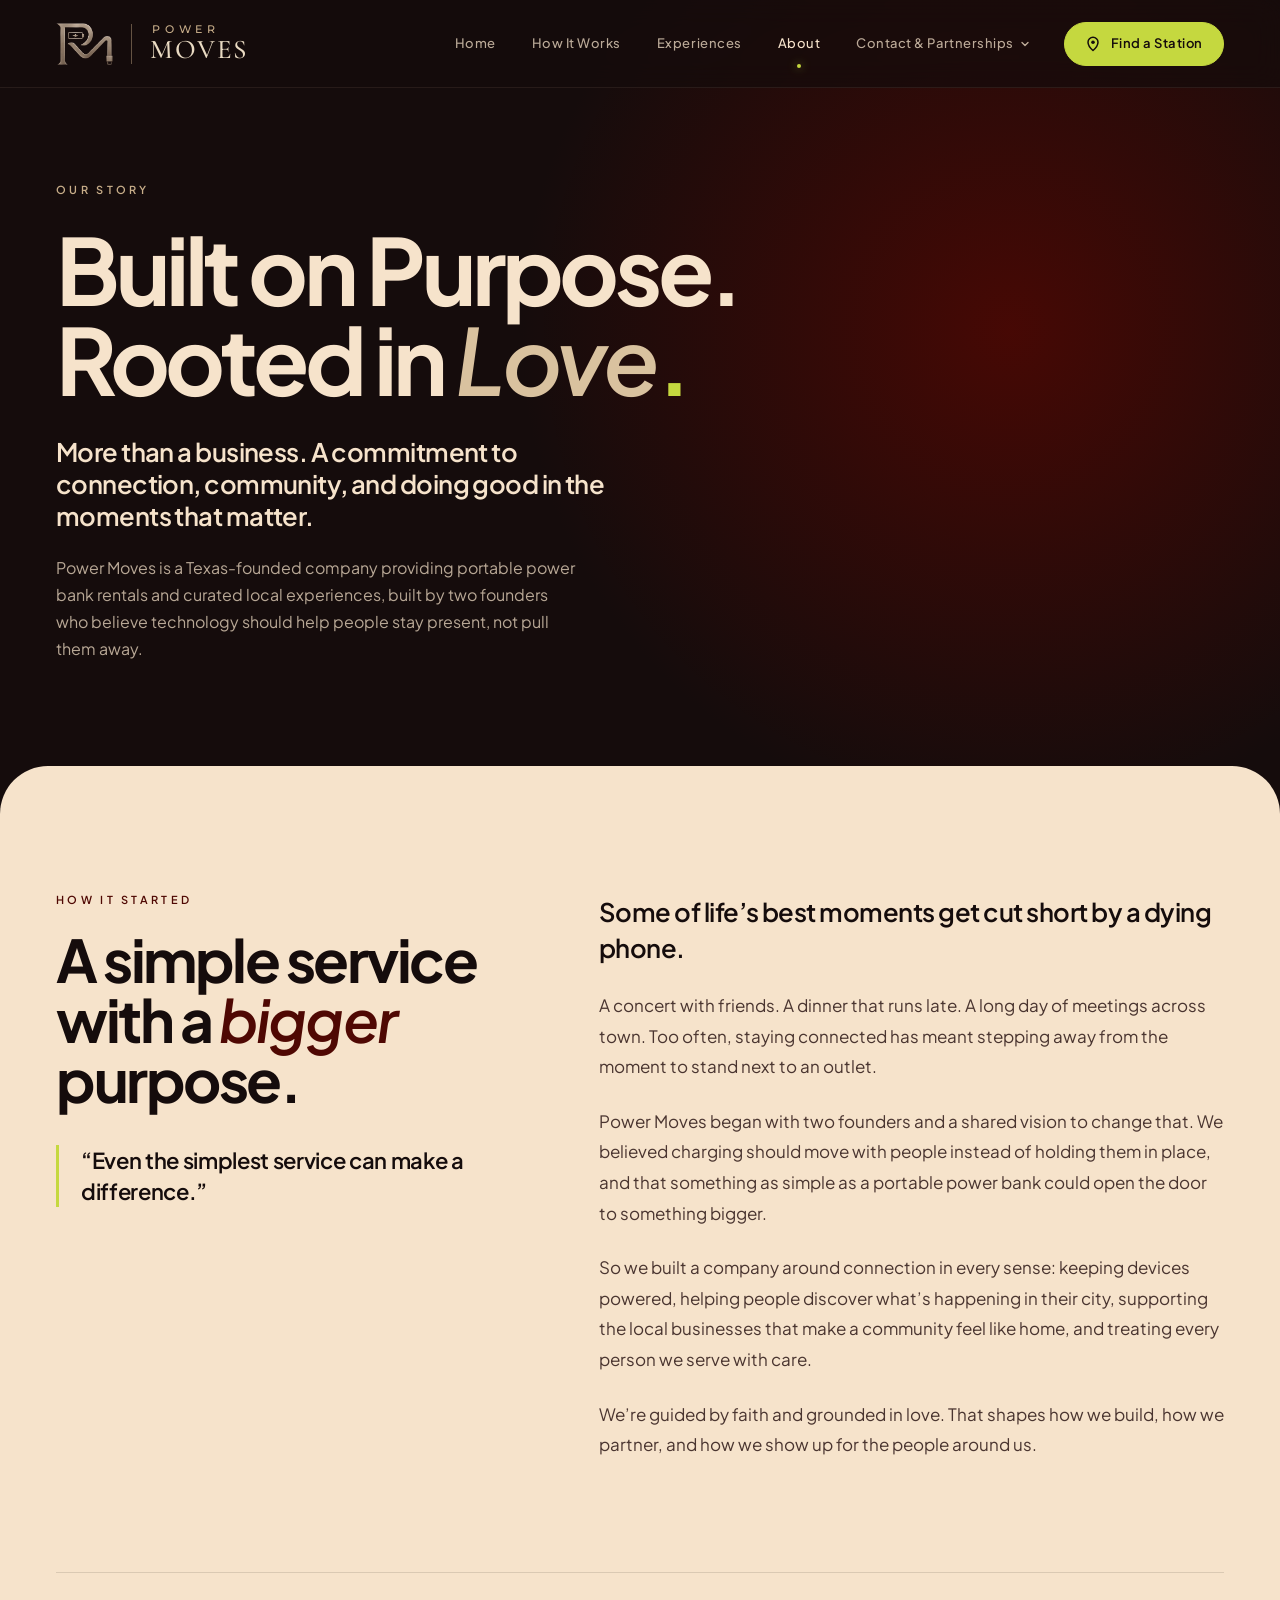
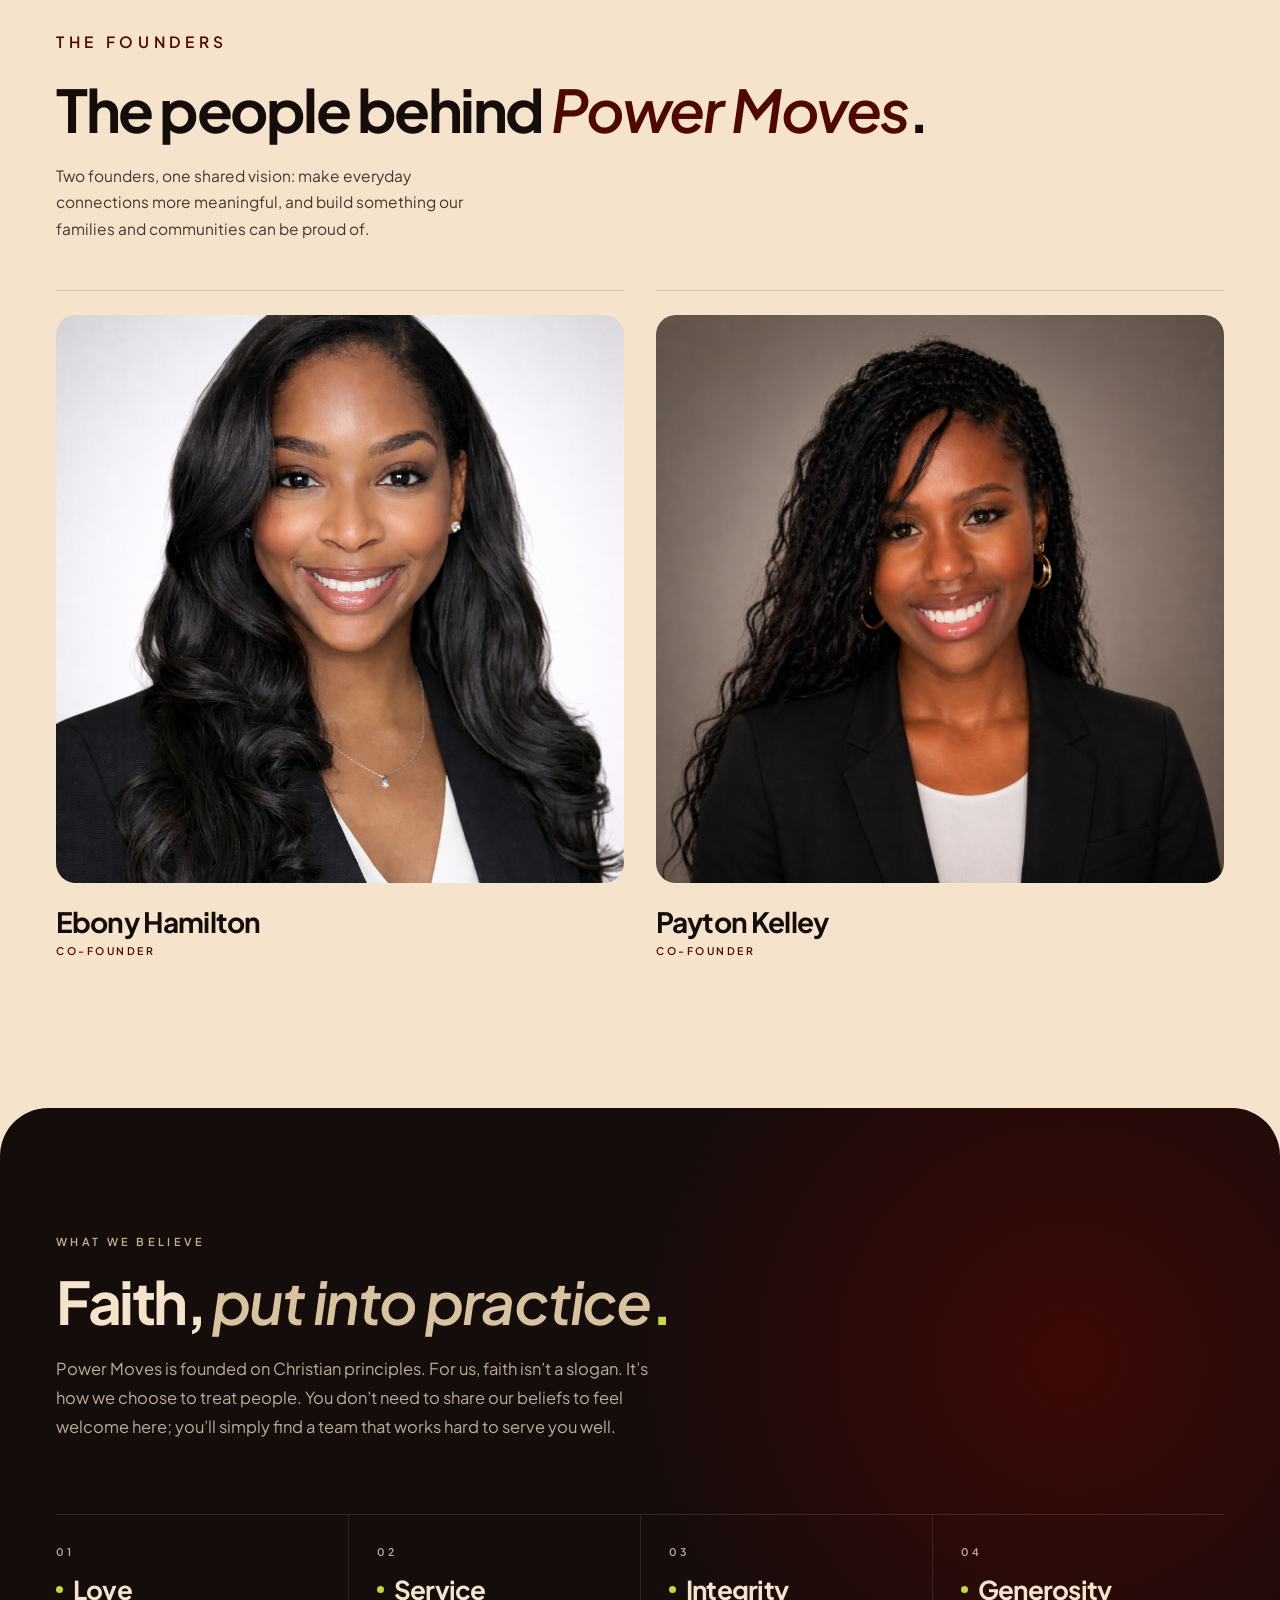
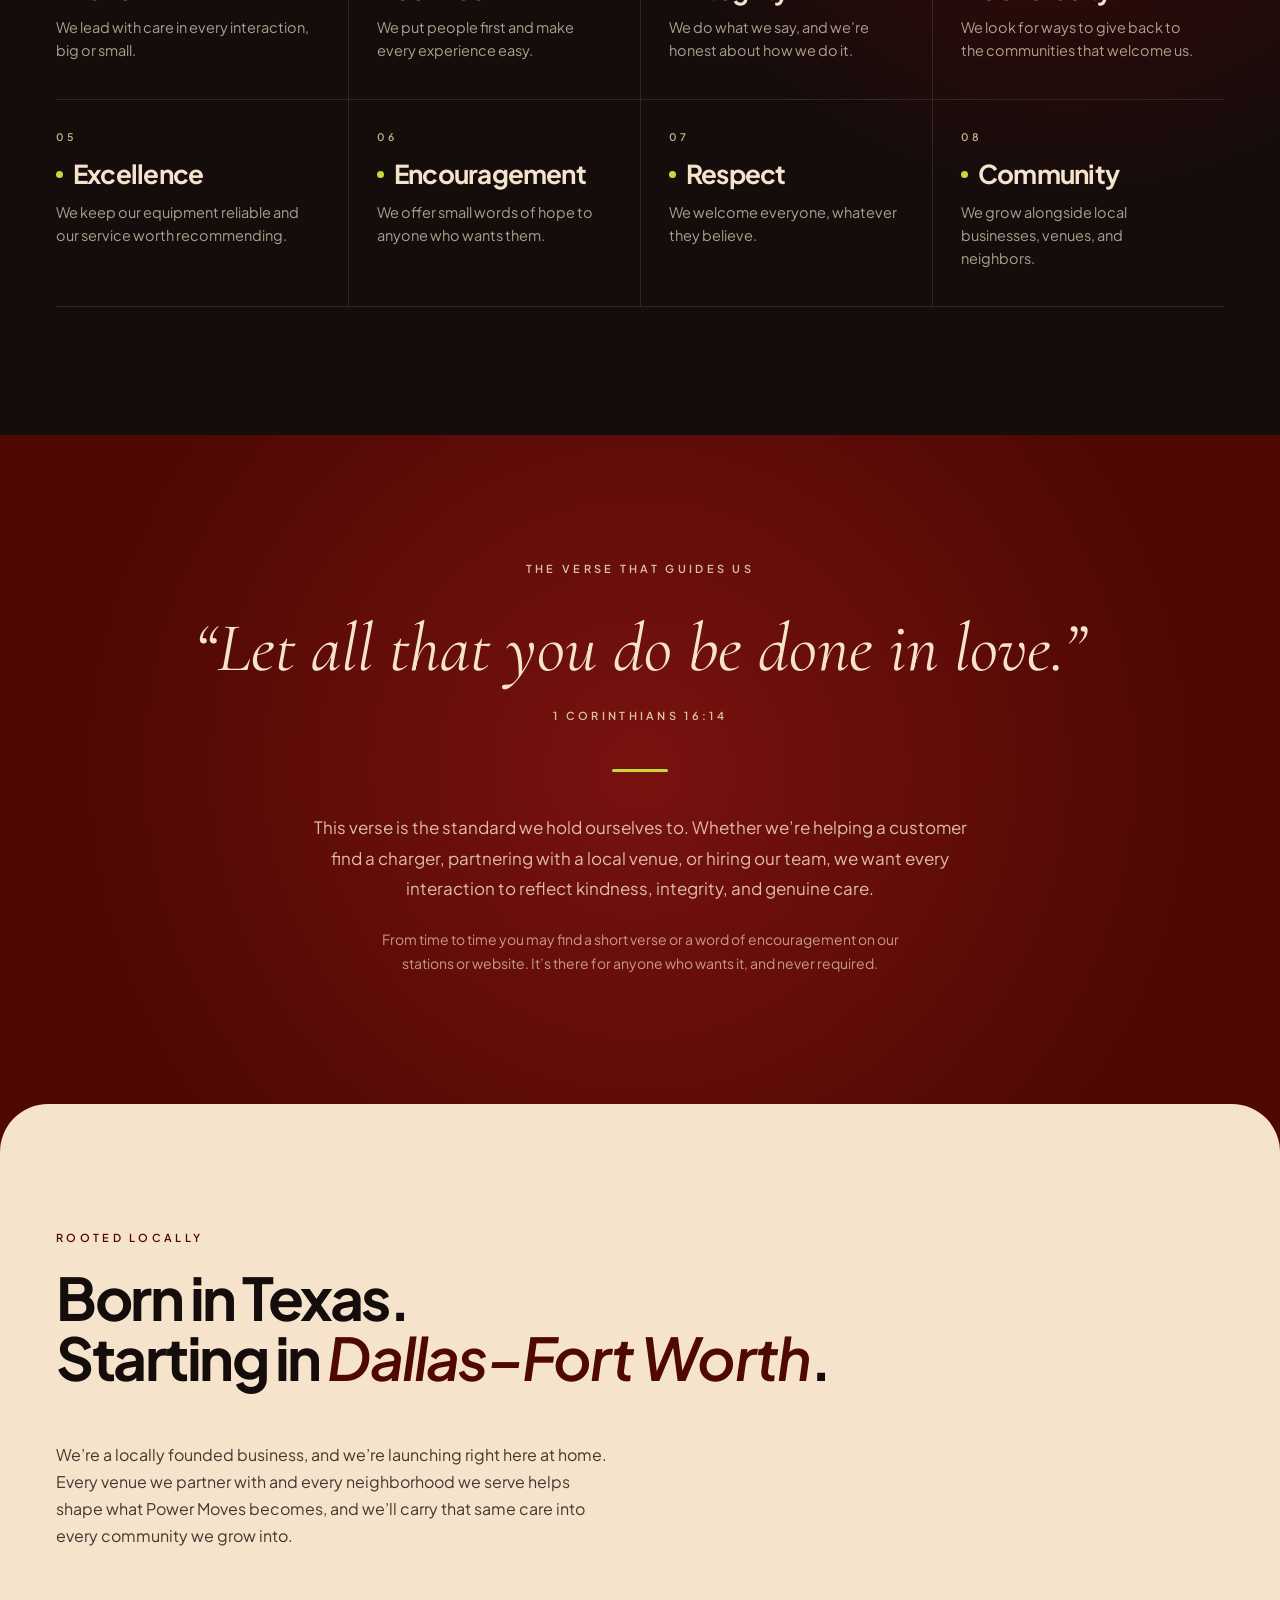
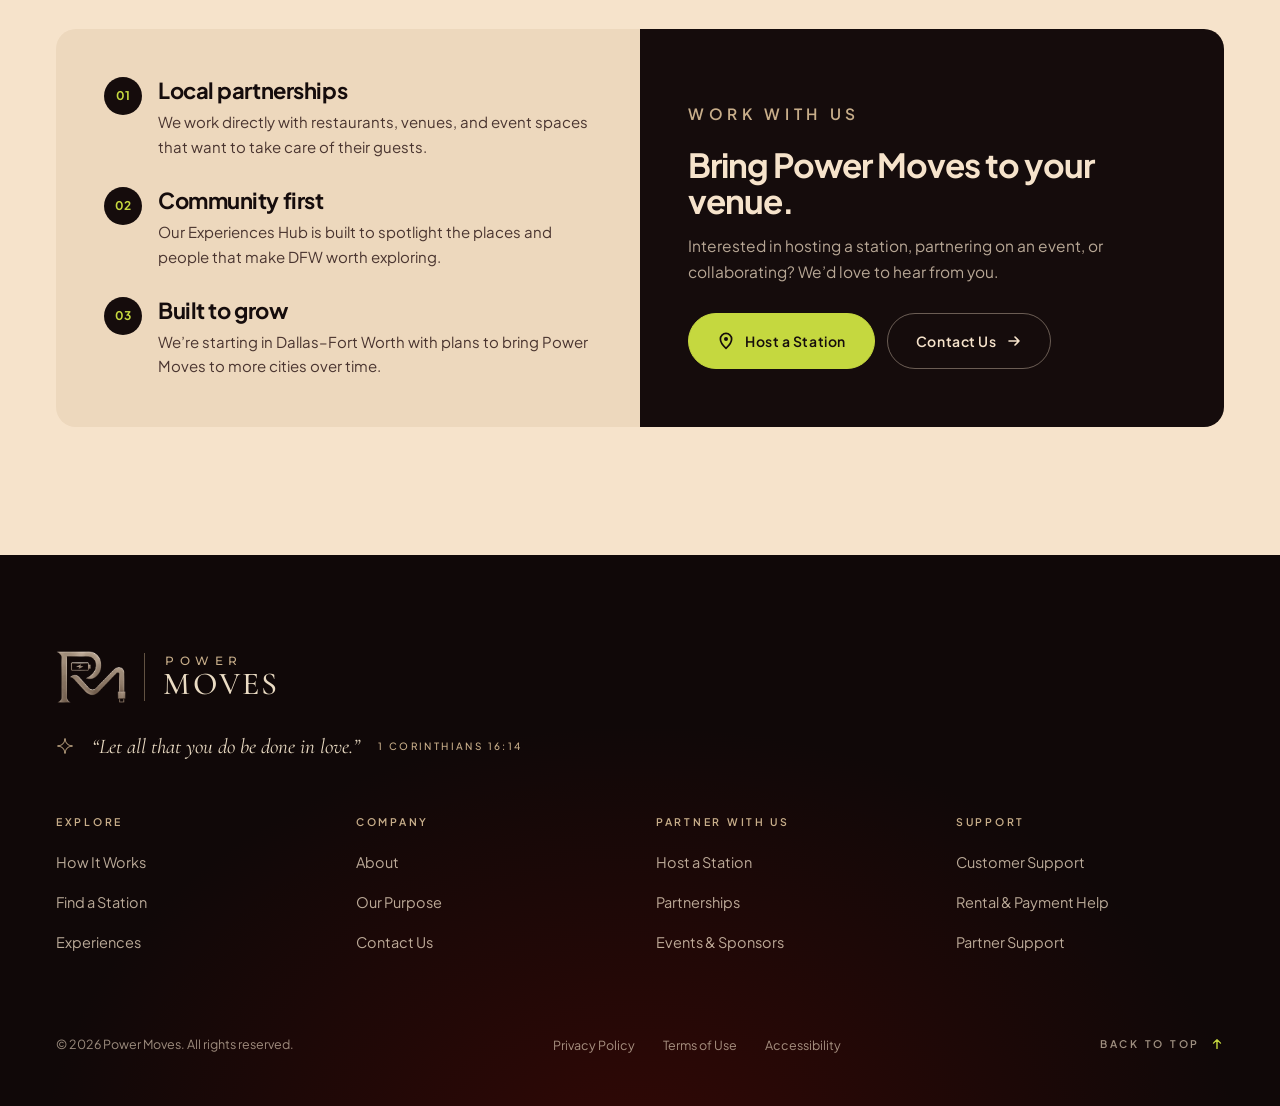
<file: about.html>
<!doctype html>
<html lang="en">
<head>
  <meta charset="utf-8">
  <meta name="viewport" content="width=device-width, initial-scale=1">
  <title>About Power Moves | Built on Purpose</title>
  <meta name="description" content="Meet Power Moves: a Texas-founded portable charging and local experiences company, built by two founders on faith, service, and community.">
  <meta name="theme-color" content="#150C0C">
  <link rel="canonical" href="https://paytonjkelley.github.io/power-moves/about.html">
  <meta property="og:type" content="website">
  <meta property="og:title" content="About Power Moves — Built on Purpose">
  <meta property="og:description" content="Portable power for life on the move, plus curated local experiences in Dallas–Fort Worth.">
  <meta property="og:url" content="https://paytonjkelley.github.io/power-moves/about.html">
  <meta property="og:image" content="https://paytonjkelley.github.io/power-moves/assets/img/apple-touch-icon.png">
  <link rel="icon" type="image/png" href="assets/img/favicon.png">
  <link rel="apple-touch-icon" href="assets/img/apple-touch-icon.png">
  <link rel="preconnect" href="https://fonts.googleapis.com">
  <link rel="preconnect" href="https://fonts.gstatic.com" crossorigin>
  <link href="https://fonts.googleapis.com/css2?family=Cormorant+Garamond:ital,wght@0,500;1,400&amp;family=Montserrat:wght@500&amp;family=Plus+Jakarta+Sans:ital,wght@0,400;0,500;0,600;0,700;1,600&amp;display=swap" rel="stylesheet">
  <link rel="stylesheet" href="assets/css/styles.css">
  <link rel="stylesheet" href="assets/css/about-section.css">
</head>
<body>
  <a class="skip-link" href="#main">Skip to content</a>

  <!-- =====================================================
       HEADER / NAVIGATION
       Links marked data-soon="…" point to pages that are not
       built yet. Replace href="#" with the real page URL and
       delete the data-soon attribute when each page launches.
       ===================================================== -->
  <header class="site-header" id="site-header">
    <div class="container header-inner">
      <a class="brand logo-in" href="index.html" aria-label="Power Moves home">
        <img class="brand-mark" src="assets/img/pm-monogram.png" alt="" width="402" height="297">
        <span class="brand-rule" aria-hidden="true"></span>
        <span class="wordmark" aria-hidden="true"><span class="wm-power">POWER</span><span class="wm-moves">MOVES</span></span>
      </a>

      <nav class="primary-nav" aria-label="Primary">
        <a href="index.html" class="navlink">Home</a>
        <a href="index.html#how-it-works" class="navlink">How It Works</a>
        <a href="index.html#experiences" class="navlink">Experiences</a>
        <a href="about.html" class="navlink is-active" aria-current="page" data-hide-md>About</a>
        <div class="dropdown">
          <button type="button" class="navlink" id="contact-toggle" aria-expanded="false" aria-controls="contact-menu">Contact &amp; Partnerships
            <svg class="chev" width="10" height="10" viewBox="0 0 10 10" fill="none" aria-hidden="true"><path d="M2 3.5L5 6.5L8 3.5" stroke="currentColor" stroke-width="1.4" stroke-linecap="round" stroke-linejoin="round"/></svg>
          </button>
          <div class="dropdown-menu" id="contact-menu" hidden>
            <div class="menu-group">
              <div class="menu-label">Customers</div>
              <a href="contact.html?reason=general-inquiry" class="menu-row">General inquiries <svg width="12" height="12" viewBox="0 0 12 12" fill="none" aria-hidden="true"><path d="M4.5 2.5L8 6L4.5 9.5" stroke="#C5D83F" stroke-width="1.4" stroke-linecap="round" stroke-linejoin="round"/></svg></a>
              <a href="contact.html?reason=customer-support" class="menu-row">Customer service &amp; tech support <svg width="12" height="12" viewBox="0 0 12 12" fill="none" aria-hidden="true"><path d="M4.5 2.5L8 6L4.5 9.5" stroke="#C5D83F" stroke-width="1.4" stroke-linecap="round" stroke-linejoin="round"/></svg></a>
              <a href="contact.html?reason=rental-payment" class="menu-row">Rental &amp; payment help <svg width="12" height="12" viewBox="0 0 12 12" fill="none" aria-hidden="true"><path d="M4.5 2.5L8 6L4.5 9.5" stroke="#C5D83F" stroke-width="1.4" stroke-linecap="round" stroke-linejoin="round"/></svg></a>
            </div>
            <div class="menu-group">
              <div class="menu-label">Venues</div>
              <a href="contact.html?reason=host-a-station" class="menu-row">Host a Power Moves station <svg width="12" height="12" viewBox="0 0 12 12" fill="none" aria-hidden="true"><path d="M4.5 2.5L8 6L4.5 9.5" stroke="#C5D83F" stroke-width="1.4" stroke-linecap="round" stroke-linejoin="round"/></svg></a>
              <a href="contact.html?reason=partner-support" class="menu-row">Existing partner support <svg width="12" height="12" viewBox="0 0 12 12" fill="none" aria-hidden="true"><path d="M4.5 2.5L8 6L4.5 9.5" stroke="#C5D83F" stroke-width="1.4" stroke-linecap="round" stroke-linejoin="round"/></svg></a>
            </div>
            <div class="menu-group">
              <div class="menu-label">Business</div>
              <a href="contact.html?reason=partnerships" class="menu-row">Partnerships &amp; collaborations <svg width="12" height="12" viewBox="0 0 12 12" fill="none" aria-hidden="true"><path d="M4.5 2.5L8 6L4.5 9.5" stroke="#C5D83F" stroke-width="1.4" stroke-linecap="round" stroke-linejoin="round"/></svg></a>
              <a href="contact.html?reason=events-sponsors" class="menu-row">Event organizers &amp; sponsorships <svg width="12" height="12" viewBox="0 0 12 12" fill="none" aria-hidden="true"><path d="M4.5 2.5L8 6L4.5 9.5" stroke="#C5D83F" stroke-width="1.4" stroke-linecap="round" stroke-linejoin="round"/></svg></a>
            </div>
            <p class="menu-note">Tell us why you’re reaching out and we’ll route you to the right team.</p>
          </div>
        </div>
        <a href="find-a-station/" class="btn btn-primary btn-nav"><svg width="16" height="16" viewBox="0 0 16 16" fill="none" aria-hidden="true"><path d="M8 14.5s5-4.3 5-8.2A5 5 0 0 0 3 6.3c0 3.9 5 8.2 5 8.2Z" stroke="currentColor" stroke-width="1.5" stroke-linejoin="round"/><circle cx="8" cy="6.3" r="1.8" fill="currentColor"/></svg> Find a Station</a>
      </nav>

      <div class="mobile-actions">
        <a href="find-a-station/" class="btn btn-primary btn-sm"><svg width="14" height="14" viewBox="0 0 16 16" fill="none" aria-hidden="true"><path d="M8 14.5s5-4.3 5-8.2A5 5 0 0 0 3 6.3c0 3.9 5 8.2 5 8.2Z" stroke="currentColor" stroke-width="1.5" stroke-linejoin="round"/><circle cx="8" cy="6.3" r="1.8" fill="currentColor"/></svg> Find a Station</a>
        <button type="button" class="iconbtn" id="menu-open" aria-label="Open menu" aria-expanded="false" aria-controls="mobile-menu">
          <svg width="18" height="18" viewBox="0 0 18 18" fill="none" aria-hidden="true"><path d="M3 6.5h12M3 11.5h8" stroke="currentColor" stroke-width="1.5" stroke-linecap="round"/></svg>
        </button>
      </div>
    </div>
  </header>

  <!-- Mobile menu (opens from the header menu button) -->
  <div class="mobile-menu" id="mobile-menu" role="dialog" aria-modal="true" aria-label="Menu" hidden>
    <div class="mobile-menu-head">
      <a class="brand" href="index.html" aria-label="Power Moves home">
        <img class="brand-mark" src="assets/img/pm-monogram.png" alt="" width="402" height="297">
        <span class="brand-rule" aria-hidden="true"></span>
        <span class="wordmark" aria-hidden="true"><span class="wm-power">POWER</span><span class="wm-moves">MOVES</span></span>
      </a>
      <button type="button" class="iconbtn" id="menu-close" aria-label="Close menu">
        <svg width="16" height="16" viewBox="0 0 16 16" fill="none" aria-hidden="true"><path d="M3.5 3.5l9 9M12.5 3.5l-9 9" stroke="currentColor" stroke-width="1.5" stroke-linecap="round"/></svg>
      </button>
    </div>
    <div class="mm-section">
      <div class="mm-kicker">LOW BATTERY? START HERE</div>
      <a href="find-a-station/" class="btn btn-primary mm-cta"><svg width="17" height="17" viewBox="0 0 16 16" fill="none" aria-hidden="true"><path d="M8 14.5s5-4.3 5-8.2A5 5 0 0 0 3 6.3c0 3.9 5 8.2 5 8.2Z" stroke="currentColor" stroke-width="1.5" stroke-linejoin="round"/><circle cx="8" cy="6.3" r="1.8" fill="currentColor"/></svg> Find the nearest station</a>
    </div>
    <nav class="mm-nav" aria-label="Mobile">
      <a href="index.html" class="mnav"><span class="mnav-label">Home</span><svg width="14" height="14" viewBox="0 0 12 12" fill="none" aria-hidden="true"><path d="M4.5 2.5L8 6L4.5 9.5" stroke="#C8AE8A" stroke-width="1.3" stroke-linecap="round" stroke-linejoin="round"/></svg></a>
      <a href="index.html#how-it-works" class="mnav"><span class="mnav-label">How It Works</span><svg width="14" height="14" viewBox="0 0 12 12" fill="none" aria-hidden="true"><path d="M4.5 2.5L8 6L4.5 9.5" stroke="#C8AE8A" stroke-width="1.3" stroke-linecap="round" stroke-linejoin="round"/></svg></a>
      <a href="index.html#experiences" class="mnav"><span class="mnav-label">Experiences</span><svg width="14" height="14" viewBox="0 0 12 12" fill="none" aria-hidden="true"><path d="M4.5 2.5L8 6L4.5 9.5" stroke="#C8AE8A" stroke-width="1.3" stroke-linecap="round" stroke-linejoin="round"/></svg></a>
      <a href="about.html" class="mnav is-active" aria-current="page"><span class="mnav-label">About</span><svg width="14" height="14" viewBox="0 0 12 12" fill="none" aria-hidden="true"><path d="M4.5 2.5L8 6L4.5 9.5" stroke="#C8AE8A" stroke-width="1.3" stroke-linecap="round" stroke-linejoin="round"/></svg></a>
    </nav>
    <div class="mm-section">
      <div class="mm-kicker muted">CONTACT &amp; PARTNERSHIPS</div>
      <div class="chips">
        <a href="contact.html?reason=customer-support" class="chip">Customer support</a>
        <a href="contact.html?reason=rental-payment" class="chip">Rental &amp; payment</a>
        <a href="contact.html?reason=host-a-station" class="chip">Host a station</a>
        <a href="contact.html?reason=partner-support" class="chip">Partner support</a>
        <a href="contact.html?reason=partnerships" class="chip">Partnerships</a>
        <a href="contact.html?reason=events-sponsors" class="chip">Events &amp; sponsors</a>
        <a href="contact.html?reason=general-inquiry" class="chip">General inquiry</a>
      </div>
    </div>
    <div class="mm-foot">
      <span class="mm-verse">Done in love. <small>1 COR 16:14</small></span>
      <a href="about.html#faith" class="textlink">Our purpose</a>
    </div>
  </div>

  <main id="main">

    <!-- =====================================================
         ABOUT — HERO
         ===================================================== -->
    <section class="ab-hero" id="top" aria-labelledby="ab-title">
      <div class="hero-glow" aria-hidden="true"></div>
      <div class="container">
        <div class="section-head">
          <div>
            <p class="eyebrow rv d1">Our Story</p>
            <h1 class="ab-title rv d2" id="ab-title">Built on Purpose.<br>Rooted in <em>Love</em><span class="neon">.</span></h1>
          </div>
          <div class="section-intro rv d3">
            <p class="section-statement">More than a business. A commitment to connection, community, and doing good in the moments that matter.</p>
            <p class="section-body">Power Moves is a Texas-founded company providing portable power bank rentals and curated local experiences, built by two founders who believe technology should help people stay present, not pull them away.</p>
          </div>
        </div>
      </div>
    </section>

    <!-- =====================================================
         ABOUT — OUR STORY + FOUNDERS
         Founder names and bios are placeholders in [brackets].
         ===================================================== -->
    <section class="ab-light" id="story" aria-labelledby="story-title">
      <div class="ab-light-sheet">
        <div class="container">
          <div class="story-grid">
            <div class="story-aside">
              <p class="eyebrow">How It Started</p>
              <h2 class="ab-h2" id="story-title">A simple service with a <em>bigger</em> purpose.</h2>
              <p class="story-quote">“Even the simplest service can make a difference.”</p>
            </div>
            <div class="story-text">
              <p class="lede">Some of life’s best moments get cut short by a dying phone.</p>
              <p>A concert with friends. A dinner that runs late. A long day of meetings across town. Too often, staying connected has meant stepping away from the moment to stand next to an outlet.</p>
              <p>Power Moves began with two founders and a shared vision to change that. We believed charging should move with people instead of holding them in place, and that something as simple as a portable power bank could open the door to something bigger.</p>
              <p>So we built a company around connection in every sense: keeping devices powered, helping people discover what’s happening in their city, supporting the local businesses that make a community feel like home, and treating every person we serve with care.</p>
              <p>We’re guided by faith and grounded in love. That shapes how we build, how we partner, and how we show up for the people around us.</p>
            </div>
          </div>

          <div class="founders">
            <div class="founders-head">
              <div>
                <p class="eyebrow">The Founders</p>
                <h2 class="ab-h2">The people behind <em>Power Moves</em>.</h2>
              </div>
              <p>Two founders, one shared vision: make everyday connections more meaningful, and build something our families and communities can be proud of.</p>
            </div>
            <div class="founder-cards">
              <article class="founder-card">
                <img class="founder-portrait" src="assets/img/ebony-hamilton.png" alt="Ebony Hamilton, Power Moves co-founder" loading="lazy">
                <h3>Ebony Hamilton</h3>
                <p class="founder-role">Co-Founder</p>
              </article>
              <article class="founder-card">
                <img class="founder-portrait" src="assets/img/payton-kelley.png" alt="Payton Kelley, Power Moves co-founder" loading="lazy">
                <h3>Payton Kelley</h3>
                <p class="founder-role">Co-Founder</p>
              </article>
            </div>
          </div>
        </div>
      </div>
    </section>

    <!-- =====================================================
         ABOUT — WHAT WE BELIEVE
         ===================================================== -->
    <section class="ab-dark" id="values" aria-labelledby="values-title">
      <div class="ab-dark-sheet">
        <div class="s4-glow" aria-hidden="true"></div>
        <div class="container">
          <p class="eyebrow">What We Believe</p>
          <h2 class="ab-h2" id="values-title">Faith, <em>put into practice</em><span class="neon">.</span></h2>
          <p class="values-intro">Power Moves is founded on Christian principles. For us, faith isn’t a slogan. It’s how we choose to treat people. You don’t need to share our beliefs to feel welcome here; you’ll simply find a team that works hard to serve you well.</p>
          <div class="values">
              <div class="value"><div class="value-num">01</div><h3>Love</h3><p>We lead with care in every interaction, big or small.</p></div>
              <div class="value"><div class="value-num">02</div><h3>Service</h3><p>We put people first and make every experience easy.</p></div>
              <div class="value"><div class="value-num">03</div><h3>Integrity</h3><p>We do what we say, and we’re honest about how we do it.</p></div>
              <div class="value"><div class="value-num">04</div><h3>Generosity</h3><p>We look for ways to give back to the communities that welcome us.</p></div>
              <div class="value"><div class="value-num">05</div><h3>Excellence</h3><p>We keep our equipment reliable and our service worth recommending.</p></div>
              <div class="value"><div class="value-num">06</div><h3>Encouragement</h3><p>We offer small words of hope to anyone who wants them.</p></div>
              <div class="value"><div class="value-num">07</div><h3>Respect</h3><p>We welcome everyone, whatever they believe.</p></div>
              <div class="value"><div class="value-num">08</div><h3>Community</h3><p>We grow alongside local businesses, venues, and neighbors.</p></div>
          </div>
        </div>
      </div>
    </section>

    <!-- =====================================================
         ABOUT — OUR FAITH (scripture lives here)
         ===================================================== -->
    <section class="ab-faith" id="faith" aria-labelledby="faith-title">
      <div class="container">
        <p class="eyebrow" id="faith-title">The Verse That Guides Us</p>
        <blockquote>
          <p class="faith-verse">“Let all that you do be done in love.”</p>
          <footer class="faith-ref">1 CORINTHIANS 16:14</footer>
        </blockquote>
        <span class="faith-rule" aria-hidden="true"></span>
        <p class="faith-text">This verse is the standard we hold ourselves to. Whether we’re helping a customer find a charger, partnering with a local venue, or hiring our team, we want every interaction to reflect kindness, integrity, and genuine care.</p>
        <p class="faith-note">From time to time you may find a short verse or a word of encouragement on our stations or website. It’s there for anyone who wants it, and never required.</p>
      </div>
    </section>

    <!-- =====================================================
         ABOUT — ROOTED LOCALLY + PARTNER CTA
         ===================================================== -->
    <section class="ab-light ab-local" id="local" aria-labelledby="local-title">
      <div class="ab-light-sheet">
        <div class="container">
          <div class="section-head">
            <div>
              <p class="eyebrow">Rooted Locally</p>
              <h2 class="ab-h2" id="local-title">Born in Texas.<br>Starting in <em>Dallas–Fort Worth</em>.</h2>
            </div>
            <div class="section-intro">
              <p class="section-body" style="color: var(--ink-soft)">We’re a locally founded business, and we’re launching right here at home. Every venue we partner with and every neighborhood we serve helps shape what Power Moves becomes, and we’ll carry that same care into every community we grow into.</p>
            </div>
          </div>
          <div class="local-card">
            <div class="local-points">
              <div class="local-point"><span class="step-num">01</span><div><h3>Local partnerships</h3><p>We work directly with restaurants, venues, and event spaces that want to take care of their guests.</p></div></div>
              <div class="local-point"><span class="step-num">02</span><div><h3>Community first</h3><p>Our Experiences Hub is built to spotlight the places and people that make DFW worth exploring.</p></div></div>
              <div class="local-point"><span class="step-num">03</span><div><h3>Built to grow</h3><p>We’re starting in Dallas–Fort Worth with plans to bring Power Moves to more cities over time.</p></div></div>
            </div>
            <div class="local-cta">
              <p class="eyebrow">Work With Us</p>
              <h3>Bring Power Moves to your venue.</h3>
              <p>Interested in hosting a station, partnering on an event, or collaborating? We’d love to hear from you.</p>
              <div class="local-actions">
                <a href="contact.html?reason=host-a-station" class="btn btn-primary"><svg width="18" height="18" viewBox="0 0 16 16" fill="none" aria-hidden="true"><path d="M8 14.5s5-4.3 5-8.2A5 5 0 0 0 3 6.3c0 3.9 5 8.2 5 8.2Z" stroke="currentColor" stroke-width="1.5" stroke-linejoin="round"/><circle cx="8" cy="6.3" r="1.8" fill="currentColor"/></svg> Host a Station</a>
                <a href="contact.html" class="btn btn-secondary">Contact Us <svg class="arr" width="16" height="16" viewBox="0 0 16 16" fill="none" aria-hidden="true"><path d="M3 8h10M9 4l4 4-4 4" stroke="currentColor" stroke-width="1.6" stroke-linecap="round" stroke-linejoin="round"/></svg></a>
              </div>
            </div>
          </div>
        </div>
      </div>
    </section>
  </main>

  <!-- =====================================================
       FOOTER
       ===================================================== -->
  <footer class="site-footer" aria-label="Footer">
    <div class="container">

          
        <div class="footer-brand">
          <a class="brand" href="index.html#top" aria-label="Power Moves home">
            <img class="brand-mark" src="assets/img/pm-monogram.png" alt="" width="402" height="297" loading="lazy">
            <span class="brand-rule" aria-hidden="true"></span>
            <span class="wordmark" aria-hidden="true"><span class="wm-power">POWER</span><span class="wm-moves">MOVES</span></span>
          </a>
        </div>
          <div class="verse footer-verse">
            <svg width="18" height="18" viewBox="0 0 18 18" fill="none" aria-hidden="true"><path d="M9 1.5C9.6 6.4 11.6 8.4 16.5 9 11.6 9.6 9.6 11.6 9 16.5 8.4 11.6 6.4 9.6 1.5 9 6.4 8.4 8.4 6.4 9 1.5Z" stroke="#C8AE8A" stroke-width="1"/></svg>
            <span class="verse-text">“Let all that you do be done in love.”</span>
            <span class="verse-ref">1 CORINTHIANS 16:14</span>
          </div>

      <div class="footer-top">
        <div class="footer-cols">
        <nav class="footer-col" aria-label="Explore">
          <h2 class="footer-heading">Explore</h2>
          <ul><li><a href="index.html#how-it-works" class="footer-link">How It Works</a></li><li><a href="find-a-station/" class="footer-link">Find a Station</a></li><li><a href="index.html#experiences" class="footer-link">Experiences</a></li></ul>
        </nav>
        <nav class="footer-col" aria-label="Company">
          <h2 class="footer-heading">Company</h2>
          <ul><li><a href="about.html" class="footer-link">About</a></li><li><a href="about.html#faith" class="footer-link">Our Purpose</a></li><li><a href="contact.html?reason=general-inquiry" class="footer-link">Contact Us</a></li></ul>
        </nav>
        <nav class="footer-col" aria-label="Partner With Us">
          <h2 class="footer-heading">Partner With Us</h2>
          <ul><li><a href="contact.html?reason=host-a-station" class="footer-link">Host a Station</a></li><li><a href="contact.html?reason=partnerships" class="footer-link">Partnerships</a></li><li><a href="contact.html?reason=events-sponsors" class="footer-link">Events &amp; Sponsors</a></li></ul>
        </nav>
        <nav class="footer-col" aria-label="Support">
          <h2 class="footer-heading">Support</h2>
          <ul><li><a href="contact.html?reason=customer-support" class="footer-link">Customer Support</a></li><li><a href="contact.html?reason=rental-payment" class="footer-link">Rental &amp; Payment Help</a></li><li><a href="contact.html?reason=partner-support" class="footer-link">Partner Support</a></li></ul>
        </nav>
        </div>
      </div>

      <div class="footer-bottom">
        <p class="footer-copy">© <span id="year">2026</span> Power Moves. All rights reserved.</p>
        <ul class="footer-legal">
          <li><a href="#" class="footer-link" data-soon="Privacy Policy">Privacy Policy</a></li>
          <li><a href="#" class="footer-link" data-soon="Terms of Use">Terms of Use</a></li>
          <li><a href="#" class="footer-link" data-soon="Accessibility statement">Accessibility</a></li>
        </ul>
        <a href="#top" class="back-top">Back to top <svg width="14" height="14" viewBox="0 0 16 16" fill="none" aria-hidden="true"><path d="M8 13V3M4 7l4-4 4 4" stroke="currentColor" stroke-width="1.6" stroke-linecap="round" stroke-linejoin="round"/></svg></a>
      </div>
    </div>
  </footer>

  <div class="toast" id="toast" role="status" aria-live="polite" hidden><span class="toast-tag">COMING SOON</span><span id="toast-msg"></span></div>

  <script src="assets/js/main.js" defer></script>
</body>
</html>
</file>
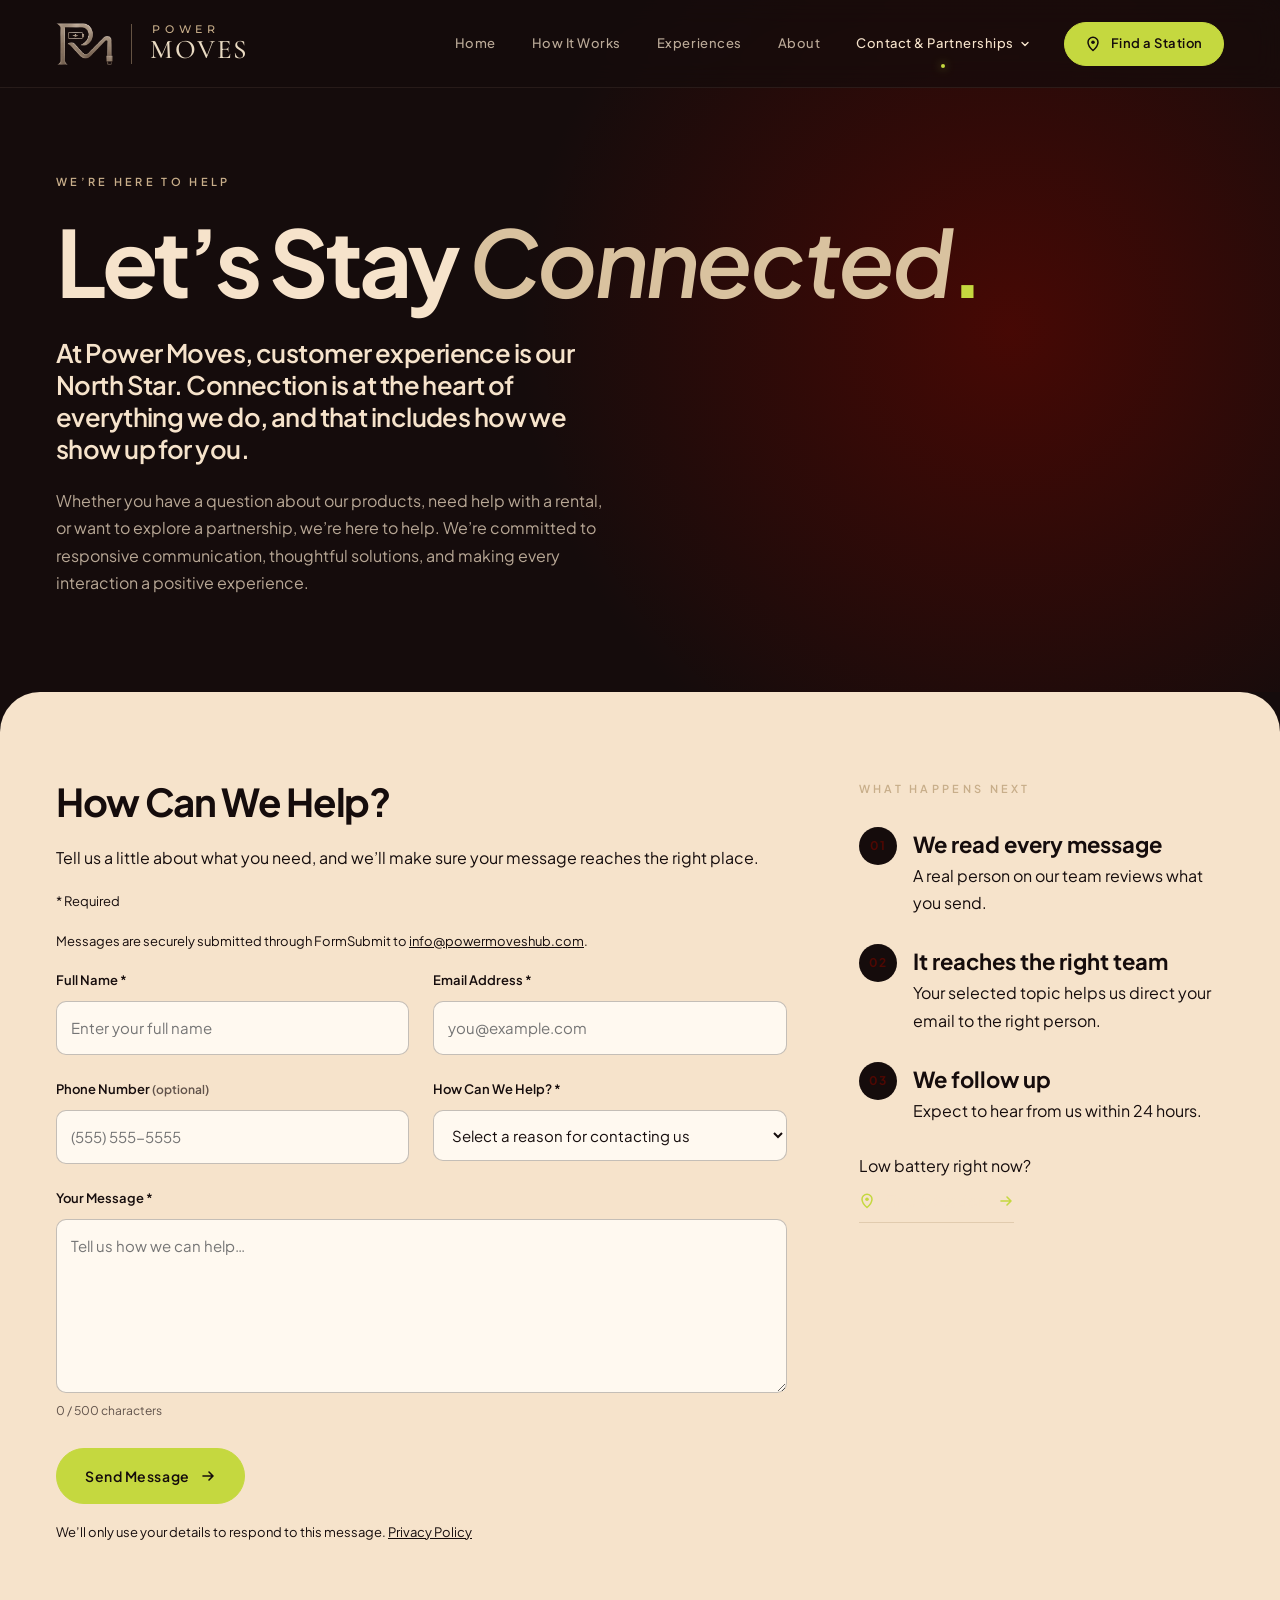
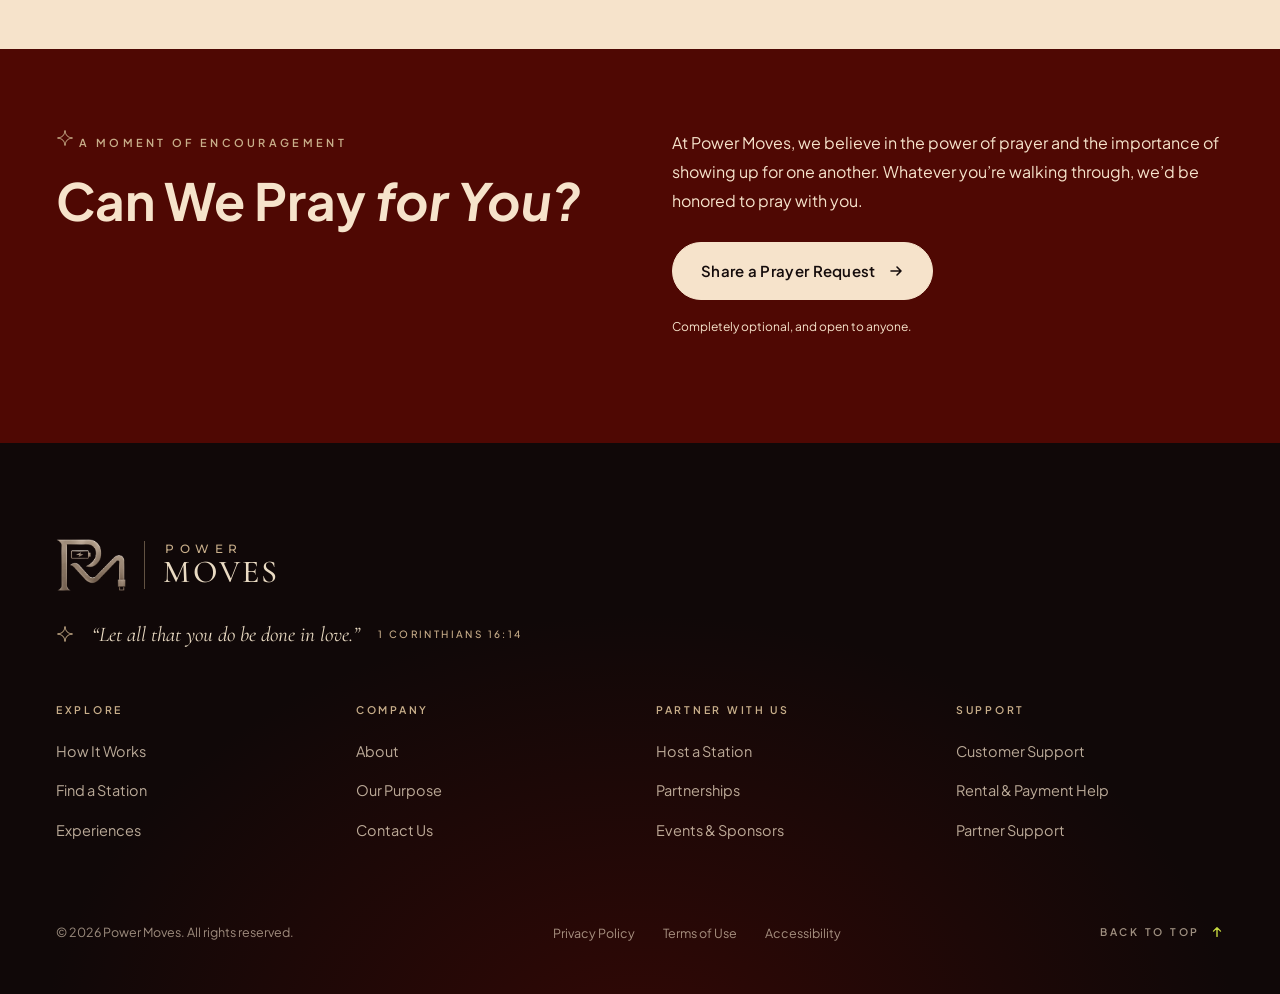
<file: contact.html>
<!doctype html>
<html lang="en">
<head>
  <meta charset="utf-8">
  <meta name="viewport" content="width=device-width, initial-scale=1">
  <title>Contact &amp; Partnerships | Power Moves</title>
  <meta name="description" content="Contact Power Moves for rental help, customer support, hosting a station, partnerships, events, or a prayer request.">
  <meta name="theme-color" content="#150C0C">
  <link rel="canonical" href="https://paytonjkelley.github.io/power-moves/contact.html">
  <meta property="og:type" content="website">
  <meta property="og:title" content="Contact &amp; Partnerships — Power Moves">
  <meta property="og:description" content="Portable power for life on the move, plus curated local experiences in Dallas–Fort Worth.">
  <meta property="og:url" content="https://paytonjkelley.github.io/power-moves/contact.html">
  <meta property="og:image" content="https://paytonjkelley.github.io/power-moves/assets/img/apple-touch-icon.png">
  <link rel="icon" type="image/png" href="assets/img/favicon.png">
  <link rel="apple-touch-icon" href="assets/img/apple-touch-icon.png">
  <link rel="preconnect" href="https://fonts.googleapis.com">
  <link rel="preconnect" href="https://fonts.gstatic.com" crossorigin>
  <link href="https://fonts.googleapis.com/css2?family=Cormorant+Garamond:ital,wght@0,500;1,400&amp;family=Montserrat:wght@500&amp;family=Plus+Jakarta+Sans:ital,wght@0,400;0,500;0,600;0,700;1,600&amp;display=swap" rel="stylesheet">
  <link rel="stylesheet" href="assets/css/styles.css">
  <link rel="stylesheet" href="assets/css/about-section.css">
  <link rel="stylesheet" href="assets/css/contact.css">
</head>
<body>
  <a class="skip-link" href="#main">Skip to content</a>

  <!-- =====================================================
       HEADER / NAVIGATION
       Links marked data-soon="…" point to pages that are not
       built yet. Replace href="#" with the real page URL and
       delete the data-soon attribute when each page launches.
       ===================================================== -->
  <header class="site-header" id="site-header">
    <div class="container header-inner">
      <a class="brand logo-in" href="index.html" aria-label="Power Moves home">
        <img class="brand-mark" src="assets/img/pm-monogram.png" alt="" width="402" height="297">
        <span class="brand-rule" aria-hidden="true"></span>
        <span class="wordmark" aria-hidden="true"><span class="wm-power">POWER</span><span class="wm-moves">MOVES</span></span>
      </a>

      <nav class="primary-nav" aria-label="Primary">
        <a href="index.html" class="navlink">Home</a>
        <a href="index.html#how-it-works" class="navlink">How It Works</a>
        <a href="index.html#experiences" class="navlink">Experiences</a>
        <a href="about.html" class="navlink" data-hide-md>About</a>
        <div class="dropdown">
          <button type="button" class="navlink is-active" id="contact-toggle" aria-expanded="false" aria-controls="contact-menu">Contact &amp; Partnerships
            <svg class="chev" width="10" height="10" viewBox="0 0 10 10" fill="none" aria-hidden="true"><path d="M2 3.5L5 6.5L8 3.5" stroke="currentColor" stroke-width="1.4" stroke-linecap="round" stroke-linejoin="round"/></svg>
          </button>
          <div class="dropdown-menu" id="contact-menu" hidden>
            <div class="menu-group">
              <div class="menu-label">Customers</div>
              <a href="contact.html?reason=general-inquiry" class="menu-row">General inquiries <svg width="12" height="12" viewBox="0 0 12 12" fill="none" aria-hidden="true"><path d="M4.5 2.5L8 6L4.5 9.5" stroke="#C5D83F" stroke-width="1.4" stroke-linecap="round" stroke-linejoin="round"/></svg></a>
              <a href="contact.html?reason=customer-support" class="menu-row">Customer service &amp; tech support <svg width="12" height="12" viewBox="0 0 12 12" fill="none" aria-hidden="true"><path d="M4.5 2.5L8 6L4.5 9.5" stroke="#C5D83F" stroke-width="1.4" stroke-linecap="round" stroke-linejoin="round"/></svg></a>
              <a href="contact.html?reason=rental-payment" class="menu-row">Rental &amp; payment help <svg width="12" height="12" viewBox="0 0 12 12" fill="none" aria-hidden="true"><path d="M4.5 2.5L8 6L4.5 9.5" stroke="#C5D83F" stroke-width="1.4" stroke-linecap="round" stroke-linejoin="round"/></svg></a>
            </div>
            <div class="menu-group">
              <div class="menu-label">Venues</div>
              <a href="contact.html?reason=host-a-station" class="menu-row">Host a Power Moves station <svg width="12" height="12" viewBox="0 0 12 12" fill="none" aria-hidden="true"><path d="M4.5 2.5L8 6L4.5 9.5" stroke="#C5D83F" stroke-width="1.4" stroke-linecap="round" stroke-linejoin="round"/></svg></a>
              <a href="contact.html?reason=partner-support" class="menu-row">Existing partner support <svg width="12" height="12" viewBox="0 0 12 12" fill="none" aria-hidden="true"><path d="M4.5 2.5L8 6L4.5 9.5" stroke="#C5D83F" stroke-width="1.4" stroke-linecap="round" stroke-linejoin="round"/></svg></a>
            </div>
            <div class="menu-group">
              <div class="menu-label">Business</div>
              <a href="contact.html?reason=partnerships" class="menu-row">Partnerships &amp; collaborations <svg width="12" height="12" viewBox="0 0 12 12" fill="none" aria-hidden="true"><path d="M4.5 2.5L8 6L4.5 9.5" stroke="#C5D83F" stroke-width="1.4" stroke-linecap="round" stroke-linejoin="round"/></svg></a>
              <a href="contact.html?reason=events-sponsors" class="menu-row">Event organizers &amp; sponsorships <svg width="12" height="12" viewBox="0 0 12 12" fill="none" aria-hidden="true"><path d="M4.5 2.5L8 6L4.5 9.5" stroke="#C5D83F" stroke-width="1.4" stroke-linecap="round" stroke-linejoin="round"/></svg></a>
            </div>
            <p class="menu-note">Tell us why you’re reaching out and we’ll route you to the right team.</p>
          </div>
        </div>
        <a href="find-a-station/" class="btn btn-primary btn-nav"><svg width="16" height="16" viewBox="0 0 16 16" fill="none" aria-hidden="true"><path d="M8 14.5s5-4.3 5-8.2A5 5 0 0 0 3 6.3c0 3.9 5 8.2 5 8.2Z" stroke="currentColor" stroke-width="1.5" stroke-linejoin="round"/><circle cx="8" cy="6.3" r="1.8" fill="currentColor"/></svg> Find a Station</a>
      </nav>

      <div class="mobile-actions">
        <a href="find-a-station/" class="btn btn-primary btn-sm"><svg width="14" height="14" viewBox="0 0 16 16" fill="none" aria-hidden="true"><path d="M8 14.5s5-4.3 5-8.2A5 5 0 0 0 3 6.3c0 3.9 5 8.2 5 8.2Z" stroke="currentColor" stroke-width="1.5" stroke-linejoin="round"/><circle cx="8" cy="6.3" r="1.8" fill="currentColor"/></svg> Find a Station</a>
        <button type="button" class="iconbtn" id="menu-open" aria-label="Open menu" aria-expanded="false" aria-controls="mobile-menu">
          <svg width="18" height="18" viewBox="0 0 18 18" fill="none" aria-hidden="true"><path d="M3 6.5h12M3 11.5h8" stroke="currentColor" stroke-width="1.5" stroke-linecap="round"/></svg>
        </button>
      </div>
    </div>
  </header>

  <!-- Mobile menu (opens from the header menu button) -->
  <div class="mobile-menu" id="mobile-menu" role="dialog" aria-modal="true" aria-label="Menu" hidden>
    <div class="mobile-menu-head">
      <a class="brand" href="index.html" aria-label="Power Moves home">
        <img class="brand-mark" src="assets/img/pm-monogram.png" alt="" width="402" height="297">
        <span class="brand-rule" aria-hidden="true"></span>
        <span class="wordmark" aria-hidden="true"><span class="wm-power">POWER</span><span class="wm-moves">MOVES</span></span>
      </a>
      <button type="button" class="iconbtn" id="menu-close" aria-label="Close menu">
        <svg width="16" height="16" viewBox="0 0 16 16" fill="none" aria-hidden="true"><path d="M3.5 3.5l9 9M12.5 3.5l-9 9" stroke="currentColor" stroke-width="1.5" stroke-linecap="round"/></svg>
      </button>
    </div>
    <div class="mm-section">
      <div class="mm-kicker">LOW BATTERY? START HERE</div>
      <a href="find-a-station/" class="btn btn-primary mm-cta"><svg width="17" height="17" viewBox="0 0 16 16" fill="none" aria-hidden="true"><path d="M8 14.5s5-4.3 5-8.2A5 5 0 0 0 3 6.3c0 3.9 5 8.2 5 8.2Z" stroke="currentColor" stroke-width="1.5" stroke-linejoin="round"/><circle cx="8" cy="6.3" r="1.8" fill="currentColor"/></svg> Find the nearest station</a>
    </div>
    <nav class="mm-nav" aria-label="Mobile">
      <a href="index.html" class="mnav"><span class="mnav-label">Home</span><svg width="14" height="14" viewBox="0 0 12 12" fill="none" aria-hidden="true"><path d="M4.5 2.5L8 6L4.5 9.5" stroke="#C8AE8A" stroke-width="1.3" stroke-linecap="round" stroke-linejoin="round"/></svg></a>
      <a href="index.html#how-it-works" class="mnav"><span class="mnav-label">How It Works</span><svg width="14" height="14" viewBox="0 0 12 12" fill="none" aria-hidden="true"><path d="M4.5 2.5L8 6L4.5 9.5" stroke="#C8AE8A" stroke-width="1.3" stroke-linecap="round" stroke-linejoin="round"/></svg></a>
      <a href="index.html#experiences" class="mnav"><span class="mnav-label">Experiences</span><svg width="14" height="14" viewBox="0 0 12 12" fill="none" aria-hidden="true"><path d="M4.5 2.5L8 6L4.5 9.5" stroke="#C8AE8A" stroke-width="1.3" stroke-linecap="round" stroke-linejoin="round"/></svg></a>
      <a href="about.html" class="mnav"><span class="mnav-label">About</span><svg width="14" height="14" viewBox="0 0 12 12" fill="none" aria-hidden="true"><path d="M4.5 2.5L8 6L4.5 9.5" stroke="#C8AE8A" stroke-width="1.3" stroke-linecap="round" stroke-linejoin="round"/></svg></a>
    </nav>
    <div class="mm-section">
      <div class="mm-kicker muted">CONTACT &amp; PARTNERSHIPS</div>
      <div class="chips">
        <a href="contact.html?reason=customer-support" class="chip">Customer support</a>
        <a href="contact.html?reason=rental-payment" class="chip">Rental &amp; payment</a>
        <a href="contact.html?reason=host-a-station" class="chip">Host a station</a>
        <a href="contact.html?reason=partner-support" class="chip">Partner support</a>
        <a href="contact.html?reason=partnerships" class="chip">Partnerships</a>
        <a href="contact.html?reason=events-sponsors" class="chip">Events &amp; sponsors</a>
        <a href="contact.html?reason=general-inquiry" class="chip">General inquiry</a>
      </div>
    </div>
    <div class="mm-foot">
      <span class="mm-verse">Done in love. <small>1 COR 16:14</small></span>
      <a href="about.html#faith" class="textlink">Our purpose</a>
    </div>
  </div>

  <main id="main">

    <!-- =====================================================
         CONTACT — INTRO
         ===================================================== -->
    <section class="ct-hero" id="top" aria-labelledby="ct-title">
      <div class="hero-glow" aria-hidden="true"></div>
      <div class="container">
        <div class="section-head">
          <div>
            <p class="eyebrow rv d1">We’re Here to Help</p>
            <h1 class="ab-title rv d2" id="ct-title">Let’s Stay <em>Connected</em><span class="neon">.</span></h1>
          </div>
          <div class="section-intro rv d3">
            <p class="section-statement">At Power Moves, customer experience is our North Star. Connection is at the heart of everything we do, and that includes how we show up for you.</p>
            <p class="section-body">Whether you have a question about our products, need help with a rental, or want to explore a partnership, we’re here to help. We’re committed to responsive communication, thoughtful solutions, and making every interaction a positive experience.</p>
          </div>
        </div>
      </div>
    </section>

    <!-- =====================================================
         CONTACT — PRIMARY FORM
         Forms submit to FormSubmit with its default spam protection.
         ===================================================== -->
    <section class="ct-main" id="contact-form" aria-labelledby="form-title">
      <div class="container ct-grid">
        <div class="ct-card">
          <div class="ct-form-wrap" id="contact-form-wrap">
            <h2 class="ct-h2" id="form-title">How Can We Help?</h2>
            <p class="ct-lead">Tell us a little about what you need, and we’ll make sure your message reaches the right place.</p>
            <p class="ct-required-note"><span aria-hidden="true">*</span> Required</p>

            <p class="email-note">Messages are securely submitted through FormSubmit to <a href="mailto:info@powermoveshub.com">info@powermoveshub.com</a>.</p><form action="https://formsubmit.co/info@powermoveshub.com" method="POST" class="pm-form" id="contact" novalidate>
              <div class="form-grid">
                <div class="field">
                  <label for="c-name">Full Name <span class="req" aria-hidden="true">*</span></label>
                  <input id="c-name" name="name" type="text" autocomplete="name" placeholder="Enter your full name" required aria-describedby="c-name-error">
                  <p class="field-error" id="c-name-error" hidden><svg width="18" height="18" viewBox="0 0 20 20" fill="none" aria-hidden="true"><circle cx="10" cy="10" r="8.2" stroke="currentColor" stroke-width="1.6"/><path d="M10 5.8v5.2" stroke="currentColor" stroke-width="1.8" stroke-linecap="round"/><circle cx="10" cy="14" r="1.1" fill="currentColor"/></svg><span></span></p>
                </div>
                <div class="field">
                  <label for="c-email">Email Address <span class="req" aria-hidden="true">*</span></label>
                  <input id="c-email" name="email" type="email" inputmode="email" autocomplete="email" placeholder="you@example.com" required aria-describedby="c-email-error">
                  <p class="field-error" id="c-email-error" hidden><svg width="18" height="18" viewBox="0 0 20 20" fill="none" aria-hidden="true"><circle cx="10" cy="10" r="8.2" stroke="currentColor" stroke-width="1.6"/><path d="M10 5.8v5.2" stroke="currentColor" stroke-width="1.8" stroke-linecap="round"/><circle cx="10" cy="14" r="1.1" fill="currentColor"/></svg><span></span></p>
                </div>
                <div class="field">
                  <label for="c-phone">Phone Number <span class="opt">(optional)</span></label>
                  <input id="c-phone" name="phone" type="tel" inputmode="tel" autocomplete="tel" placeholder="(555) 555-5555" aria-describedby="c-phone-error">
                  <p class="field-error" id="c-phone-error" hidden><svg width="18" height="18" viewBox="0 0 20 20" fill="none" aria-hidden="true"><circle cx="10" cy="10" r="8.2" stroke="currentColor" stroke-width="1.6"/><path d="M10 5.8v5.2" stroke="currentColor" stroke-width="1.8" stroke-linecap="round"/><circle cx="10" cy="14" r="1.1" fill="currentColor"/></svg><span></span></p>
                </div>
                <div class="field">
                  <label for="c-reason">How Can We Help? <span class="req" aria-hidden="true">*</span></label>
                  <div class="select-wrap">
                    <select id="c-reason" name="reason" required aria-describedby="c-reason-error">
                    <option value="" selected disabled>Select a reason for contacting us</option>
                    <option value="customer-support">Customer Support</option>
                    <option value="rental-payment">Rental &amp; Payment</option>
                    <option value="host-a-station">Host a Station</option>
                    <option value="partner-support">Partner Support</option>
                    <option value="partnerships">Partnerships</option>
                    <option value="events-sponsors">Events &amp; Sponsors</option>
                    <option value="general-inquiry">General Inquiry</option>
                    </select>
                  </div>
                  <p class="field-error" id="c-reason-error" hidden><svg width="18" height="18" viewBox="0 0 20 20" fill="none" aria-hidden="true"><circle cx="10" cy="10" r="8.2" stroke="currentColor" stroke-width="1.6"/><path d="M10 5.8v5.2" stroke="currentColor" stroke-width="1.8" stroke-linecap="round"/><circle cx="10" cy="14" r="1.1" fill="currentColor"/></svg><span></span></p>
                </div>
                <div class="field field-full">
                  <label for="c-message">Your Message <span class="req" aria-hidden="true">*</span></label>
                  <textarea id="c-message" name="message" rows="6" maxlength="500" placeholder="Tell us how we can help…" required aria-describedby="c-message-count c-message-error"></textarea>
                  <div class="field-meta">
                    <p class="field-error" id="c-message-error" hidden><svg width="18" height="18" viewBox="0 0 20 20" fill="none" aria-hidden="true"><circle cx="10" cy="10" r="8.2" stroke="currentColor" stroke-width="1.6"/><path d="M10 5.8v5.2" stroke="currentColor" stroke-width="1.8" stroke-linecap="round"/><circle cx="10" cy="14" r="1.1" fill="currentColor"/></svg><span></span></p>
                    <span class="counter" id="c-message-count"><span data-count>0</span> / 500 characters</span>
                  </div>
                </div>
              </div>
              <input class="hp" type="text" name="_honey" tabindex="-1" autocomplete="off" aria-hidden="true">

              <div class="form-alert" id="contact-alert" role="alert" hidden><svg width="18" height="18" viewBox="0 0 20 20" fill="none" aria-hidden="true"><circle cx="10" cy="10" r="8.2" stroke="currentColor" stroke-width="1.6"/><path d="M10 5.8v5.2" stroke="currentColor" stroke-width="1.8" stroke-linecap="round"/><circle cx="10" cy="14" r="1.1" fill="currentColor"/></svg><span></span></div>

              <div class="form-actions">
                <button type="submit" class="btn btn-primary btn-submit" id="contact-submit">
                  <span class="btn-label">Send Message</span><span class="spinner" aria-hidden="true"></span><svg class="arr" width="16" height="16" viewBox="0 0 16 16" fill="none" aria-hidden="true"><path d="M3 8h10M9 4l4 4-4 4" stroke="currentColor" stroke-width="1.6" stroke-linecap="round" stroke-linejoin="round"/></svg>
                </button>
                <p class="form-fineprint">We’ll only use your details to respond to this message. <a href="#" data-soon="Privacy Policy">Privacy Policy</a></p>
              </div>
            </form>
          </div>

          <div class="ct-success" id="contact-success" tabindex="-1" hidden>
            <span class="success-mark"><svg width="26" height="26" viewBox="0 0 24 24" fill="none" aria-hidden="true"><path d="M5 12.5l4.2 4.2L19 7" stroke="currentColor" stroke-width="2.2" stroke-linecap="round" stroke-linejoin="round"/></svg></span>
            <h2 class="ct-h2">Thank You for Reaching Out!</h2>
            <p>Your message has been received. Thank you for connecting with Power Moves! A member of our team will contact you within 24 hours.</p>
            <a href="index.html" class="btn btn-dark">Return to Home <svg class="arr" width="16" height="16" viewBox="0 0 16 16" fill="none" aria-hidden="true"><path d="M3 8h10M9 4l4 4-4 4" stroke="currentColor" stroke-width="1.6" stroke-linecap="round" stroke-linejoin="round"/></svg></a>
          </div>
        </div>

        <aside class="ct-aside" aria-label="What happens next">
          <p class="eyebrow">What Happens Next</p>
          <ol class="next-steps">
            <li><span class="step-num">01</span><div><h3>We read every message</h3><p>A real person on our team reviews what you send.</p></div></li>
            <li><span class="step-num">02</span><div><h3>It reaches the right team</h3><p>Your selected topic helps us direct your email to the right person.</p></div></li>
            <li><span class="step-num">03</span><div><h3>We follow up</h3><p>Expect to hear from us within 24 hours.</p></div></li>
          </ol>
          <div class="aside-callout">
            <p class="aside-kicker">Low battery right now?</p>
            <a href="find-a-station/" class="arrow-link"><svg width="16" height="16" viewBox="0 0 16 16" fill="none" aria-hidden="true"><path d="M8 14.5s5-4.3 5-8.2A5 5 0 0 0 3 6.3c0 3.9 5 8.2 5 8.2Z" stroke="currentColor" stroke-width="1.5" stroke-linejoin="round"/><circle cx="8" cy="6.3" r="1.8" fill="currentColor"/></svg> Find a Station <svg class="arr" width="16" height="16" viewBox="0 0 16 16" fill="none" aria-hidden="true"><path d="M3 8h10M9 4l4 4-4 4" stroke="currentColor" stroke-width="1.6" stroke-linecap="round" stroke-linejoin="round"/></svg></a>
          </div>
        </aside>
      </div>
    </section>

    <!-- =====================================================
         CONTACT — PRAYER REQUEST INVITATION
         ===================================================== -->
    <section class="ct-prayer" id="prayer" aria-labelledby="prayer-title">
      <div class="container">
        <div class="prayer-band">
          <div>
            <p class="eyebrow"><span class="prayer-star"><svg width="18" height="18" viewBox="0 0 18 18" fill="none" aria-hidden="true"><path d="M9 1.5C9.6 6.4 11.6 8.4 16.5 9 11.6 9.6 9.6 11.6 9 16.5 8.4 11.6 6.4 9.6 1.5 9 6.4 8.4 8.4 6.4 9 1.5Z" stroke="currentColor" stroke-width="1"/></svg></span> A Moment of Encouragement</p>
            <h2 class="prayer-title" id="prayer-title">Can We Pray <em>for You?</em></h2>
          </div>
          <div class="prayer-copy">
            <span class="prayer-rule" aria-hidden="true"></span>
            <p>At Power Moves, we believe in the power of prayer and the importance of showing up for one another. Whatever you’re walking through, we’d be honored to pray with you.</p>
            <button type="button" class="btn btn-cream" id="prayer-open" aria-haspopup="dialog" aria-controls="prayer-dialog">Share a Prayer Request <svg class="arr" width="16" height="16" viewBox="0 0 16 16" fill="none" aria-hidden="true"><path d="M3 8h10M9 4l4 4-4 4" stroke="currentColor" stroke-width="1.6" stroke-linecap="round" stroke-linejoin="round"/></svg></button>
            <p class="prayer-optional">Completely optional, and open to anyone.</p>
          </div>
        </div>
      </div>
    </section>
  </main>

  <!-- =====================================================
       PRAYER REQUEST DIALOG
       Prayer requests submit to FormSubmit.
       ===================================================== -->
  <dialog class="prayer-dialog" id="prayer-dialog" aria-labelledby="pd-title">
    <div class="pd-inner">
      <button type="button" class="iconbtn pd-close" id="prayer-close" aria-label="Close prayer request form"><svg width="16" height="16" viewBox="0 0 16 16" fill="none" aria-hidden="true"><path d="M3.5 3.5l9 9M12.5 3.5l-9 9" stroke="currentColor" stroke-width="1.5" stroke-linecap="round"/></svg></button>

      <div id="prayer-form-wrap">
        <p class="eyebrow">A Moment of Encouragement</p>
        <h2 class="pd-title" id="pd-title">Share Your Prayer Request</h2>
        <p class="pd-lead">Share as much or as little as you’d like. Our team would be honored to keep you in prayer.</p>

        <p class="email-note">Messages are securely submitted through FormSubmit to <a href="mailto:info@powermoveshub.com">info@powermoveshub.com</a>.</p><form action="https://formsubmit.co/info@powermoveshub.com" method="POST" class="pm-form" id="prayer-form" novalidate>
          <div class="field">
            <label for="p-name">Your Name <span class="opt">(optional)</span></label>
            <input id="p-name" name="name" type="text" autocomplete="given-name" placeholder="Your name">
          </div>
          <div class="field">
            <label for="p-request">How Can We Pray for You? <span class="req" aria-hidden="true">*</span></label>
            <textarea id="p-request" name="request" rows="6" maxlength="1000" placeholder="Share what’s on your heart…" required aria-describedby="p-request-count p-request-error"></textarea>
            <div class="field-meta">
              <p class="field-error" id="p-request-error" hidden><svg width="18" height="18" viewBox="0 0 20 20" fill="none" aria-hidden="true"><circle cx="10" cy="10" r="8.2" stroke="currentColor" stroke-width="1.6"/><path d="M10 5.8v5.2" stroke="currentColor" stroke-width="1.8" stroke-linecap="round"/><circle cx="10" cy="14" r="1.1" fill="currentColor"/></svg><span></span></p>
              <span class="counter" id="p-request-count"><span data-count>0</span> / 1,000 characters</span>
            </div>
          </div>

          <div class="check">
            <input id="p-followup" name="followup" type="checkbox" aria-controls="p-contact-fields" aria-expanded="false">
            <label for="p-followup">I’d like someone from Power Moves to contact me about my prayer request.</label>
          </div>

          <fieldset class="followup-fields" id="p-contact-fields" hidden aria-describedby="p-contact-hint p-contact-error">
            <legend class="visually-hidden">How should we contact you?</legend>
            <p class="followup-hint" id="p-contact-hint">Share an email, a phone number, or both.</p>
            <div class="form-grid">
              <div class="field">
                <label for="p-email">Email Address</label>
                <input id="p-email" name="email" type="email" inputmode="email" autocomplete="email" placeholder="you@example.com" aria-describedby="p-email-error">
                <p class="field-error" id="p-email-error" hidden><svg width="18" height="18" viewBox="0 0 20 20" fill="none" aria-hidden="true"><circle cx="10" cy="10" r="8.2" stroke="currentColor" stroke-width="1.6"/><path d="M10 5.8v5.2" stroke="currentColor" stroke-width="1.8" stroke-linecap="round"/><circle cx="10" cy="14" r="1.1" fill="currentColor"/></svg><span></span></p>
              </div>
              <div class="field">
                <label for="p-phone">Phone Number</label>
                <input id="p-phone" name="phone" type="tel" inputmode="tel" autocomplete="tel" placeholder="(555) 555-5555" aria-describedby="p-phone-error">
                <p class="field-error" id="p-phone-error" hidden><svg width="18" height="18" viewBox="0 0 20 20" fill="none" aria-hidden="true"><circle cx="10" cy="10" r="8.2" stroke="currentColor" stroke-width="1.6"/><path d="M10 5.8v5.2" stroke="currentColor" stroke-width="1.8" stroke-linecap="round"/><circle cx="10" cy="14" r="1.1" fill="currentColor"/></svg><span></span></p>
              </div>
            </div>
            <p class="field-error" id="p-contact-error" hidden><svg width="18" height="18" viewBox="0 0 20 20" fill="none" aria-hidden="true"><circle cx="10" cy="10" r="8.2" stroke="currentColor" stroke-width="1.6"/><path d="M10 5.8v5.2" stroke="currentColor" stroke-width="1.8" stroke-linecap="round"/><circle cx="10" cy="14" r="1.1" fill="currentColor"/></svg><span></span></p>
          </fieldset>
          <input class="hp" type="text" name="_honey" tabindex="-1" autocomplete="off" aria-hidden="true">

          <p class="privacy-note">Your prayer request is processed by FormSubmit and emailed to authorized members of the Power Moves team who help respond to prayer requests. We will not publish your request or use it for marketing. <a href="#" data-soon="Privacy Policy">Privacy Policy</a></p>

          <div class="form-alert" id="prayer-alert" role="alert" hidden><svg width="18" height="18" viewBox="0 0 20 20" fill="none" aria-hidden="true"><circle cx="10" cy="10" r="8.2" stroke="currentColor" stroke-width="1.6"/><path d="M10 5.8v5.2" stroke="currentColor" stroke-width="1.8" stroke-linecap="round"/><circle cx="10" cy="14" r="1.1" fill="currentColor"/></svg><span></span></div>

          <button type="submit" class="btn btn-outline-wine btn-submit" id="prayer-submit">
            <span class="btn-label">Submit Prayer Request</span><span class="spinner" aria-hidden="true"></span><svg class="arr" width="16" height="16" viewBox="0 0 16 16" fill="none" aria-hidden="true"><path d="M3 8h10M9 4l4 4-4 4" stroke="currentColor" stroke-width="1.6" stroke-linecap="round" stroke-linejoin="round"/></svg>
          </button>
        </form>
      </div>

      <div class="pd-success" id="prayer-success" tabindex="-1" hidden>
        <span class="success-mark success-mark-wine"><svg width="26" height="26" viewBox="0 0 24 24" fill="none" aria-hidden="true"><path d="M5 12.5l4.2 4.2L19 7" stroke="currentColor" stroke-width="2.2" stroke-linecap="round" stroke-linejoin="round"/></svg></span>
        <h2 class="pd-title">Thank You for Sharing With Us.</h2>
        <p>Thank you for trusting us with your prayer request. We’re honored to pray for you.</p>
        <p id="prayer-success-followup" hidden>You’ve also requested that someone contact you. A member of our team will reach out using the contact information you provided.</p>
        <button type="button" class="btn btn-outline-wine" id="prayer-done">Close</button>
      </div>
    </div>
  </dialog>

  <!-- =====================================================
       FOOTER
       ===================================================== -->
  <footer class="site-footer" aria-label="Footer">
    <div class="container">

          
        <div class="footer-brand">
          <a class="brand" href="index.html#top" aria-label="Power Moves home">
            <img class="brand-mark" src="assets/img/pm-monogram.png" alt="" width="402" height="297" loading="lazy">
            <span class="brand-rule" aria-hidden="true"></span>
            <span class="wordmark" aria-hidden="true"><span class="wm-power">POWER</span><span class="wm-moves">MOVES</span></span>
          </a>
        </div>
          <div class="verse footer-verse">
            <svg width="18" height="18" viewBox="0 0 18 18" fill="none" aria-hidden="true"><path d="M9 1.5C9.6 6.4 11.6 8.4 16.5 9 11.6 9.6 9.6 11.6 9 16.5 8.4 11.6 6.4 9.6 1.5 9 6.4 8.4 8.4 6.4 9 1.5Z" stroke="#C8AE8A" stroke-width="1"/></svg>
            <span class="verse-text">“Let all that you do be done in love.”</span>
            <span class="verse-ref">1 CORINTHIANS 16:14</span>
          </div>

      <div class="footer-top">
        <div class="footer-cols">
        <nav class="footer-col" aria-label="Explore">
          <h2 class="footer-heading">Explore</h2>
          <ul><li><a href="index.html#how-it-works" class="footer-link">How It Works</a></li><li><a href="find-a-station/" class="footer-link">Find a Station</a></li><li><a href="index.html#experiences" class="footer-link">Experiences</a></li></ul>
        </nav>
        <nav class="footer-col" aria-label="Company">
          <h2 class="footer-heading">Company</h2>
          <ul><li><a href="about.html" class="footer-link">About</a></li><li><a href="about.html#faith" class="footer-link">Our Purpose</a></li><li><a href="contact.html?reason=general-inquiry" class="footer-link">Contact Us</a></li></ul>
        </nav>
        <nav class="footer-col" aria-label="Partner With Us">
          <h2 class="footer-heading">Partner With Us</h2>
          <ul><li><a href="contact.html?reason=host-a-station" class="footer-link">Host a Station</a></li><li><a href="contact.html?reason=partnerships" class="footer-link">Partnerships</a></li><li><a href="contact.html?reason=events-sponsors" class="footer-link">Events &amp; Sponsors</a></li></ul>
        </nav>
        <nav class="footer-col" aria-label="Support">
          <h2 class="footer-heading">Support</h2>
          <ul><li><a href="contact.html?reason=customer-support" class="footer-link">Customer Support</a></li><li><a href="contact.html?reason=rental-payment" class="footer-link">Rental &amp; Payment Help</a></li><li><a href="contact.html?reason=partner-support" class="footer-link">Partner Support</a></li></ul>
        </nav>
        </div>
      </div>

      <div class="footer-bottom">
        <p class="footer-copy">© <span id="year">2026</span> Power Moves. All rights reserved.</p>
        <ul class="footer-legal">
          <li><a href="#" class="footer-link" data-soon="Privacy Policy">Privacy Policy</a></li>
          <li><a href="#" class="footer-link" data-soon="Terms of Use">Terms of Use</a></li>
          <li><a href="#" class="footer-link" data-soon="Accessibility statement">Accessibility</a></li>
        </ul>
        <a href="#top" class="back-top">Back to top <svg width="14" height="14" viewBox="0 0 16 16" fill="none" aria-hidden="true"><path d="M8 13V3M4 7l4-4 4 4" stroke="currentColor" stroke-width="1.6" stroke-linecap="round" stroke-linejoin="round"/></svg></a>
      </div>
    </div>
  </footer>

  <div class="toast" id="toast" role="status" aria-live="polite" hidden><span class="toast-tag">COMING SOON</span><span id="toast-msg"></span></div>

  <script src="assets/js/main.js" defer></script>
  <script src="assets/js/contact.js" defer></script>
</body>
</html>
</file>
<file: assets/css/styles.css>
/* =========================================================
   POWER MOVES — Homepage styles (Sections 01–04)
   Brand tokens first; reuse them for every future page.
   ========================================================= */

:root {
  --espresso: #150C0C;
  --espresso-deep: #100808;
  --espresso-raised: #1F1413;
  --wine: #4F0803;
  --spicy: #AA1F1F;
  --olive: #4C4B1E;
  --neon: #C5D83F;
  --milk: #F6E3CB;
  --milk-shade: #EDD8BD;
  --champagne: #C8AE8A;
  --champagne-light: #D9C29F;
  --champagne-text: #EADBC3;
  --ink-soft: #4A3530;
  --ink-muted: #5C4038;

  --sans: 'Plus Jakarta Sans', system-ui, -apple-system, 'Segoe UI', sans-serif;
  --serif: 'Cormorant Garamond', Georgia, serif;
  --wordmark-sans: 'Montserrat', var(--sans);

  --gutter: 56px;
  --max: 1440px;
  --header-h: 88px;
  --ease-out: cubic-bezier(.2, .7, .2, 1);
}

@media (max-width: 900px) {
  :root { --gutter: 22px; --header-h: 64px; }
}

/* ---------- Base ---------- */
*, *::before, *::after { box-sizing: border-box; }
html { scroll-behavior: smooth; scroll-padding-top: var(--header-h); -webkit-text-size-adjust: 100%; }
body {
  margin: 0;
  background: var(--espresso);
  color: var(--milk);
  font-family: var(--sans);
  font-size: 16px;
  line-height: 1.6;
  -webkit-font-smoothing: antialiased;
  overflow-x: hidden;
}
img { max-width: 100%; display: block; }
a { color: inherit; }
button { font: inherit; }
h1, h2, h3, p, figure, ol { margin: 0; }
ol { padding: 0; list-style: none; }
body.menu-open { overflow: hidden; }

.container { width: 100%; max-width: var(--max); margin: 0 auto; padding: 0 var(--gutter); }
.visually-hidden { position: absolute !important; width: 1px; height: 1px; overflow: hidden; clip: rect(0 0 0 0); white-space: nowrap; }
.skip-link { position: absolute; left: 16px; top: -60px; z-index: 200; padding: 12px 18px; border-radius: 999px; background: var(--neon); color: var(--espresso); font-weight: 600; text-decoration: none; }
.skip-link:focus { top: 12px; }
:focus-visible { outline: 2px solid var(--neon); outline-offset: 4px; border-radius: 4px; }

.eyebrow { font-size: 11px; font-weight: 600; letter-spacing: .3em; line-height: 1; text-transform: uppercase; color: var(--champagne); }
.neon { color: var(--neon); }

/* ---------- Buttons ---------- */
.btn {
  display: inline-flex; align-items: center; justify-content: center; gap: 10px;
  height: 56px; padding: 0 28px; border-radius: 999px;
  font: 600 14px/1 var(--sans); letter-spacing: .04em; text-decoration: none; cursor: pointer;
  transition: transform .25s ease, box-shadow .3s ease, background .3s ease, border-color .3s ease, color .3s ease;
}
.btn .arr { transition: transform .3s var(--ease-out); }
.btn:hover .arr { transform: translateX(4px); }
.btn-primary { background: var(--neon); color: var(--espresso); border: 1px solid var(--neon); }
.btn-primary:hover { box-shadow: 0 0 0 6px rgba(197,216,63,.16), 0 10px 40px rgba(197,216,63,.25); transform: translateY(-1px); }
.btn-secondary { background: transparent; color: var(--milk); border: 1px solid rgba(246,227,203,.38); }
.btn-secondary:hover { background: rgba(246,227,203,.07); border-color: var(--champagne); }
.btn-dark { background: var(--espresso); color: var(--milk); border: 1px solid var(--espresso); height: 60px; padding: 0 30px; font-size: 15px; letter-spacing: .03em; gap: 12px; }
.btn-dark .arr { color: var(--neon); }
.btn-dark:hover { transform: translateY(-1px); box-shadow: 0 0 0 6px rgba(197,216,63,.45), 0 14px 34px rgba(21,12,12,.25); }
.btn-dark:focus-visible { outline-color: var(--wine); }
.btn-cream { background: var(--milk); color: var(--espresso); border: 1px solid var(--milk); height: 58px; font-size: 15px; letter-spacing: .02em; gap: 12px; }
.btn-cream:hover { transform: translateY(-1px); box-shadow: 0 0 0 6px rgba(246,227,203,.14); }
.btn-nav { height: 44px; padding: 0 20px; font-size: 13px; }
.btn-sm { height: 40px; padding: 0 14px; font-size: 12.5px; gap: 7px; }

.textlink { color: var(--champagne); text-decoration: none; border-bottom: 1px solid rgba(200,174,138,.4); padding-bottom: 2px; transition: color .25s, border-color .25s; }
.textlink:hover { color: var(--milk); border-color: var(--milk); }

.iconbtn { width: 44px; height: 44px; border-radius: 50%; display: flex; align-items: center; justify-content: center; background: transparent; border: 1px solid rgba(246,227,203,.18); color: var(--milk); cursor: pointer; padding: 0; }
.iconbtn:hover { background: rgba(246,227,203,.06); }

/* =========================================================
   HEADER / NAVIGATION
   ========================================================= */
.site-header {
  position: fixed; inset: 0 0 auto 0; z-index: 50; height: var(--header-h);
  background: rgba(21,12,12,.72); -webkit-backdrop-filter: blur(14px); backdrop-filter: blur(14px);
  border-bottom: 1px solid rgba(246,227,203,.08);
  transition: background .3s ease;
}
.site-header.is-scrolled { background: rgba(21,12,12,.92); }
.header-inner { height: 100%; display: flex; align-items: center; justify-content: space-between; gap: 24px; }

.brand { display: flex; align-items: center; gap: 18px; text-decoration: none; flex: none; }
.brand-mark { height: 42px; width: auto; }
.brand-rule { width: 1px; height: 40px; background: rgba(200,174,138,.45); }
.wordmark { display: flex; flex-direction: column; gap: 3px; line-height: 1; }
.wm-power { font: 500 10.5px/1 var(--wordmark-sans); letter-spacing: .46em; color: var(--champagne); padding-left: 2px; }
.wm-moves { font: 500 27px/.9 var(--serif); letter-spacing: .07em; color: var(--champagne-text); }

.primary-nav { display: flex; align-items: center; gap: clamp(18px, 2.5vw, 36px); }
.navlink {
  position: relative; display: inline-flex; align-items: center; gap: 6px;
  padding: 10px 2px; background: none; border: 0; cursor: pointer;
  color: rgba(246,227,203,.74); text-decoration: none; font: 500 13px/1 var(--sans); letter-spacing: .04em; white-space: nowrap;
  transition: color .25s ease;
}
.navlink::after { content: ""; position: absolute; left: 2px; right: 2px; bottom: 2px; height: 1px; background: var(--champagne); transform: scaleX(0); transform-origin: left; transition: transform .35s var(--ease-out); }
.navlink:hover, .navlink.is-active { color: var(--milk); }
.navlink:hover::after { transform: scaleX(1); }
.navlink.is-active::before { content: ""; position: absolute; left: 50%; bottom: -8px; width: 4px; height: 4px; margin-left: -2px; border-radius: 50%; background: var(--neon); box-shadow: 0 0 10px rgba(197,216,63,.7); }
.chev { transition: transform .25s ease; }
[aria-expanded="true"] > .chev { transform: rotate(180deg); }

.dropdown { position: relative; }
.dropdown-menu {
  position: absolute; top: 46px; right: -40px; width: 352px; padding: 14px; border-radius: 10px;
  background: var(--espresso-raised); border: 1px solid rgba(246,227,203,.1); box-shadow: 0 24px 60px rgba(0,0,0,.5);
  animation: drop .25s ease both;
}
.dropdown-menu[hidden] { display: none; }
.menu-group { padding: 6px 0 8px; }
.menu-label { font: 600 10px/1 var(--sans); letter-spacing: .24em; color: var(--champagne); padding: 8px 12px 6px; text-transform: uppercase; }
.menu-row { display: flex; align-items: center; justify-content: space-between; padding: 10px 12px; border-radius: 6px; color: var(--milk); text-decoration: none; font: 500 13px/1.3 var(--sans); transition: background .2s; }
.menu-row:hover { background: rgba(246,227,203,.06); }
.menu-row svg { opacity: .4; transition: opacity .2s, transform .2s; }
.menu-row:hover svg { opacity: 1; transform: translateX(2px); }
.menu-note { margin: 4px 12px 2px; padding-top: 12px; border-top: 1px solid rgba(246,227,203,.08); font-size: 12px; line-height: 1.5; color: rgba(246,227,203,.6); }

.mobile-actions { display: none; align-items: center; gap: 8px; }

/* Mobile menu sheet */
.mobile-menu { position: fixed; inset: 0; z-index: 100; background: var(--espresso); display: flex; flex-direction: column; overflow-y: auto; animation: sheet .3s var(--ease-out) both; }
.mobile-menu[hidden] { display: none; }
.mobile-menu-head { height: 64px; flex: none; display: flex; align-items: center; justify-content: space-between; padding: 0 16px 0 18px; border-bottom: 1px solid rgba(246,227,203,.08); }
.mobile-menu-head .brand { gap: 14px; }
.mobile-menu-head .brand-mark { height: 30px; }
.mobile-menu-head .brand-rule { height: 26px; }
.mobile-menu-head .wm-power { font-size: 8px; letter-spacing: .44em; }
.mobile-menu-head .wm-moves { font-size: 19px; }
.mm-section { padding: 22px 22px 0; }
.mm-kicker { font: 600 9.5px/1 var(--sans); letter-spacing: .24em; color: var(--neon); }
.mm-kicker.muted { color: var(--champagne); }
.mm-cta { display: flex; width: 100%; margin-top: 12px; height: 58px; font-size: 15px; }
.mm-nav { padding: 14px 22px 0; }
.mnav { display: flex; align-items: center; justify-content: space-between; padding: 16px 0; border-bottom: 1px solid rgba(246,227,203,.09); text-decoration: none; color: var(--milk); font: 500 32px/1 var(--serif); }
.mnav-label { display: flex; align-items: center; gap: 12px; }
.mnav.is-active .mnav-label::after { content: ""; width: 5px; height: 5px; border-radius: 50%; background: var(--neon); box-shadow: 0 0 8px rgba(197,216,63,.8); }
.chips { margin-top: 12px; display: flex; flex-wrap: wrap; gap: 8px; }
.chip { display: inline-flex; align-items: center; min-height: 40px; padding: 0 14px; border-radius: 999px; border: 1px solid rgba(246,227,203,.18); color: rgba(246,227,203,.86); text-decoration: none; font: 500 12.5px/1 var(--sans); }
.chip:hover { border-color: var(--champagne); color: var(--milk); }
.mm-foot { margin-top: auto; padding: 24px 22px 22px; border-top: 1px solid rgba(246,227,203,.08); display: flex; align-items: center; justify-content: space-between; gap: 16px; }
.mm-verse { font: italic 400 16px/1.2 var(--serif); color: var(--champagne-text); }
.mm-verse small { font: 500 9px/1 var(--sans); letter-spacing: .2em; color: var(--champagne); font-style: normal; }

@media (max-width: 1080px) {
  .primary-nav .navlink[data-hide-md] { display: none; }
}
@media (max-width: 900px) {
  .primary-nav, .site-header .brand-rule, .site-header .wordmark { display: none; }
  .mobile-actions { display: flex; }
  .site-header .brand-mark { height: 32px; }
  .header-inner { padding: 0 16px 0 18px; }
}

/* =========================================================
   SECTION 01 — HERO
   ========================================================= */
.hero { position: relative; overflow: hidden; padding-top: var(--header-h); background: var(--espresso); }
.hero-glow { position: absolute; right: -220px; top: -160px; width: 980px; height: 980px; border-radius: 50%; background: radial-gradient(closest-side, rgba(79,8,3,.85), rgba(79,8,3,0)); pointer-events: none; }
.hero-grid { position: relative; display: grid; grid-template-columns: minmax(0, 1.28fr) minmax(0, 1fr); gap: 44px; padding-top: 36px; }
.hero-copy { padding-top: 56px; }
.hero .eyebrow { display: flex; align-items: center; gap: 14px; }
.pulse-dot { width: 7px; height: 7px; border-radius: 50%; background: var(--neon); animation: pulse 2.4s ease-out infinite; flex: none; }
.hero-title { margin-top: 30px; font: 700 clamp(38px, 5.15vw, 74px)/1.02 var(--sans); letter-spacing: -0.042em; color: var(--milk); }
.hl { position: relative; display: inline-block; color: var(--champagne-light); }
.charge-line { position: absolute; left: 2px; right: 2px; bottom: 2px; height: 4px; border-radius: 4px; background: var(--neon); box-shadow: 0 0 14px rgba(197,216,63,.6); transform-origin: left; animation: charge 1.3s cubic-bezier(.65,0,.2,1) 1.1s both; }
.hero-lead { margin-top: 34px; max-width: 520px; font-size: 17px; line-height: 1.7; color: rgba(246,227,203,.76); }
.cta-row { margin-top: 40px; display: flex; gap: 14px; flex-wrap: wrap; align-items: center; }

.hero-media { position: relative; aspect-ratio: 564 / 624; border-radius: 10px; overflow: hidden; background: #2A0D09; animation: fade 1.4s ease .5s both; }
.hero-media img { position: absolute; inset: 0; width: 100%; height: 100%; object-fit: cover; object-position: 48% 50%; }
.media-tint { position: absolute; inset: 0; background: rgba(79,8,3,.22); mix-blend-mode: multiply; }
.media-fade { position: absolute; inset: 0; background: linear-gradient(180deg, rgba(21,12,12,0) 58%, rgba(21,12,12,.82) 100%); }
.hero-media figcaption { position: absolute; left: 32px; right: 32px; bottom: 30px; max-width: 330px; font: 600 26px/1.15 var(--sans); letter-spacing: -0.02em; color: var(--milk); }
.hero-media figcaption span { color: var(--champagne); }

.hero-strip { position: relative; margin-top: 48px; min-height: 92px; padding: 20px 0; border-top: 1px solid rgba(246,227,203,.1); display: flex; align-items: center; justify-content: space-between; gap: 20px 32px; flex-wrap: wrap; }
.verse { display: flex; align-items: center; gap: 18px; flex-wrap: wrap; }
.verse-text { font: italic 400 21px/1.2 var(--serif); color: var(--champagne-text); }
.verse-ref { font: 500 10px/1 var(--sans); letter-spacing: .24em; color: var(--champagne); }
.verse-rule { width: 1px; height: 14px; background: rgba(246,227,203,.2); }
.verse .textlink { font: 500 12px/1 var(--sans); letter-spacing: .04em; }
.discover { display: flex; align-items: center; gap: 14px; flex-wrap: wrap; font: 600 10px/1 var(--sans); letter-spacing: .22em; color: rgba(246,227,203,.62); }
.discover .lead-in { color: var(--champagne); }
.discover .rule { width: 24px; height: 1px; background: rgba(246,227,203,.3); }

.rv { animation: rise 1s var(--ease-out) both; }
.d1 { animation-delay: .25s; } .d2 { animation-delay: .4s; } .d3 { animation-delay: .6s; } .d4 { animation-delay: .75s; } .d5 { animation-delay: 1.3s; }
.brand.logo-in { animation: logoIn 1.2s var(--ease-out) both; }

@media (max-width: 900px) {
  .hero-glow { right: -260px; top: -120px; width: 620px; height: 620px; }
  .hero-grid { grid-template-columns: 1fr; gap: 36px; padding-top: 34px; }
  .hero-copy { padding-top: 0; }
  .hero .eyebrow { font-size: 10px; letter-spacing: .26em; gap: 10px; }
  .pulse-dot { width: 6px; height: 6px; }
  .hero-title { margin-top: 22px; line-height: 1.05; letter-spacing: -0.04em; }
  .charge-line { left: 1px; right: 1px; bottom: 1px; height: 3px; }
  .hero-lead { margin-top: 20px; font-size: 15px; line-height: 1.62; color: rgba(246,227,203,.78); }
  .cta-row { margin-top: 28px; flex-direction: column; align-items: stretch; gap: 10px; }
  .cta-row .btn { height: 54px; font-size: 15px; }
  .hero-media { aspect-ratio: auto; height: 340px; }
  .hero-media img { object-position: 46% 50%; }
  .hero-media figcaption { left: 20px; right: 20px; bottom: 20px; font-size: 20px; line-height: 1.2; }
  .hero-strip { margin-top: 40px; padding: 24px 0 48px; justify-content: center; text-align: center; }
  .verse { flex-direction: column; gap: 10px; }
  .verse-rule, .discover { display: none; }
}

/* =========================================================
   SECTION 02 — MORE THAN A CHARGE
   ========================================================= */
.s2 { position: relative; overflow: hidden; background: var(--espresso-deep); }
.s2::before { content: ""; position: absolute; left: 0; right: 0; top: 0; height: 320px; background: linear-gradient(180deg, var(--espresso) 0%, rgba(16,8,8,0) 100%); pointer-events: none; }
.s2::after { content: ""; position: absolute; left: -300px; bottom: -300px; width: 900px; height: 900px; border-radius: 50%; background: radial-gradient(closest-side, rgba(79,8,3,.45), rgba(79,8,3,0)); pointer-events: none; }
.s2 .container { position: relative; z-index: 1; padding-top: 128px; padding-bottom: 96px; }

.section-head { display: flex; align-items: flex-end; justify-content: space-between; gap: 32px 64px; flex-wrap: wrap; }
.section-title { margin-top: 28px; font: 700 clamp(54px, 7.8vw, 112px)/.98 var(--sans); letter-spacing: -0.048em; }
.section-intro { flex: 0 1 560px; padding-bottom: 8px; }
.section-statement { font: 600 clamp(21px, 2vw, 29px)/1.25 var(--sans); letter-spacing: -0.022em; }
.section-body { margin-top: 22px; font-size: 16px; line-height: 1.7; color: rgba(246,227,203,.72); }
.s2 .section-title { color: var(--milk); font-size: clamp(40px, 5.3vw, 76px); line-height: 1.06; }
.s2 .hl .charge-line { bottom: 4px; height: 5px; box-shadow: 0 0 16px rgba(197,216,63,.55); animation-delay: .4s; }

.feature { position: relative; margin-top: 72px; aspect-ratio: 16 / 9; border-radius: 16px; overflow: hidden; background: #2A0D09; }
.feature-bg { position: absolute; left: -3%; top: -5%; width: 106%; height: 110%; object-fit: cover; object-position: 50% 40%; filter: blur(14px) saturate(1.1); }
.feature-tint { position: absolute; inset: 0; background: rgba(79,8,3,.45); mix-blend-mode: multiply; }
.feature-vignette { position: absolute; inset: 0; background: radial-gradient(70% 70% at 50% 45%, rgba(21,12,12,0) 0%, rgba(21,12,12,.55) 100%), linear-gradient(180deg, rgba(16,8,8,0) 55%, rgba(16,8,8,.88) 100%); }
.feature-top { position: absolute; top: 32px; left: 36px; right: 36px; display: flex; justify-content: space-between; align-items: center; }
.media-badge { display: inline-flex; align-items: center; gap: 10px; padding: 8px 14px; border-radius: 999px; background: rgba(16,8,8,.5); -webkit-backdrop-filter: blur(8px); backdrop-filter: blur(8px); border: 1px solid rgba(246,227,203,.16); font: 600 10px/1 var(--sans); letter-spacing: .22em; color: rgba(246,227,203,.86); }
.media-badge::before { content: ""; width: 6px; height: 6px; border-radius: 50%; background: var(--neon); }
.media-ratio { font: 600 10px/1 var(--sans); letter-spacing: .22em; color: rgba(246,227,203,.62); }
.play-wrap { position: absolute; inset: 0; display: flex; align-items: center; justify-content: center; }
.play { width: 96px; height: 96px; border-radius: 50%; display: flex; align-items: center; justify-content: center; background: rgba(21,12,12,.42); -webkit-backdrop-filter: blur(10px); backdrop-filter: blur(10px); border: 1px solid rgba(246,227,203,.35); color: var(--milk); cursor: pointer; padding: 0; animation: breathe 3.2s ease-out infinite; transition: transform .3s var(--ease-out), border-color .3s; }
.play:hover { transform: scale(1.05); border-color: var(--neon); }
.feature figcaption { position: absolute; left: 44px; right: 44px; bottom: 40px; display: flex; align-items: flex-end; justify-content: space-between; gap: 40px; }
.feature-caption { font: 700 clamp(27px, 3.2vw, 46px)/1.08 var(--sans); letter-spacing: -0.035em; color: var(--milk); }
.feature-caption span { color: var(--champagne); }
.feature-note { flex: none; max-width: 300px; font: 500 13px/1.6 var(--sans); color: rgba(246,227,203,.66); text-align: right; }

.pillars { position: relative; margin-top: 96px; display: grid; grid-template-columns: repeat(3, minmax(0, 1fr)); gap: 64px; }
.pillars::before { content: ""; position: absolute; left: 0; right: 0; top: 5px; height: 1px; background: rgba(246,227,203,.12); }
.pillars-thread { position: absolute; left: 0; width: 72%; top: 4px; height: 3px; border-radius: 3px; background: linear-gradient(90deg, rgba(197,216,63,.9), rgba(197,216,63,0)); transform-origin: left; animation: charge 2.4s cubic-bezier(.65,0,.2,1) .6s both; }
.pillar { position: relative; padding-top: 44px; }
.pillar::before { content: ""; position: absolute; left: 0; top: 0; width: 11px; height: 11px; border-radius: 50%; background: var(--espresso-deep); border: 2px solid var(--neon); box-shadow: 0 0 10px rgba(197,216,63,.5); }
.pillar-num { display: flex; align-items: center; gap: 14px; font: 600 11px/1 var(--sans); letter-spacing: .24em; color: var(--champagne); }
.pillar-num::after { content: ""; width: 28px; height: 1px; background: rgba(200,174,138,.5); }
.pillar h3 { margin-top: 22px; font: 700 30px/1.12 var(--sans); letter-spacing: -0.03em; color: var(--milk); }
.pillar-micro { margin-top: 14px; font: 600 16px/1.45 var(--sans); color: var(--champagne-light); }
.pillar-body { margin-top: 14px; max-width: 360px; font-size: 15px; line-height: 1.7; color: rgba(246,227,203,.68); }

.section-foot { margin-top: 80px; padding-top: 32px; border-top: 1px solid rgba(246,227,203,.1); display: flex; align-items: center; justify-content: space-between; gap: 24px 28px; flex-wrap: wrap; }
.foot-left { display: flex; align-items: center; gap: 28px; flex-wrap: wrap; }
.foot-label { font: 600 10.5px/1 var(--sans); letter-spacing: .28em; text-transform: uppercase; color: var(--champagne); }
.up-next { display: inline-flex; align-items: center; gap: 14px; font: 600 10.5px/1 var(--sans); letter-spacing: .28em; text-transform: uppercase; color: rgba(246,227,203,.55); text-decoration: none; }
.up-next:hover { color: var(--milk); }
.up-next svg { color: var(--neon); }
.arrow-link { display: inline-flex; align-items: center; gap: 10px; min-height: 44px; color: var(--milk); text-decoration: none; font: 600 15px/1 var(--sans); letter-spacing: .01em; border-bottom: 1px solid rgba(200,174,138,.45); transition: border-color .25s; }
.arrow-link:hover { border-color: var(--neon); }
.arrow-link svg { color: var(--neon); transition: transform .3s var(--ease-out); }
.arrow-link:hover svg { transform: translateX(4px); }

@media (max-width: 900px) {
  .s2 .container { padding-top: 88px; padding-bottom: 72px; }
  .section-head { display: block; }
  .s2 .eyebrow, .s3 .eyebrow, .s4 .eyebrow { font-size: 10px; letter-spacing: .26em; }
  .section-title { margin-top: 22px; line-height: 1; letter-spacing: -0.046em; }
  .s2 .hl .charge-line { bottom: 2px; height: 3px; }
  .section-statement { margin-top: 24px; line-height: 1.3; letter-spacing: -0.02em; }
  .section-body { margin-top: 16px; font-size: 15px; line-height: 1.65; }
  .feature { margin-top: 40px; aspect-ratio: 4 / 5; border-radius: 14px; }
  .feature-top { top: 18px; left: 18px; right: 18px; }
  .media-badge { font-size: 9px; letter-spacing: .2em; padding: 7px 11px; }
  .media-ratio, .feature-note { display: none; }
  .play { width: 76px; height: 76px; }
  .feature figcaption { left: 22px; right: 22px; bottom: 24px; }
  .pillars { margin-top: 56px; grid-template-columns: 1fr; gap: 40px; padding-left: 34px; }
  .pillars::before { left: 5px; right: auto; top: 6px; bottom: 30px; width: 1px; height: auto; }
  .pillars-thread { left: 4px; top: 6px; bottom: 30px; width: 3px; height: auto; background: linear-gradient(180deg, rgba(197,216,63,.9), rgba(197,216,63,.15)); transform-origin: top; animation-name: grow; }
  .pillar { padding-top: 0; }
  .pillar::before { left: -34px; }
  .pillar-num::after { display: none; }
  .pillar h3 { margin-top: 14px; font-size: 25px; }
  .pillar-micro { margin-top: 10px; font-size: 15px; }
  .pillar-body { margin-top: 8px; font-size: 14px; line-height: 1.6; }
  .section-foot { margin-top: 52px; padding-top: 24px; flex-direction: column; align-items: flex-start; gap: 36px; }
  .foot-left { flex-direction: column; align-items: flex-start; gap: 10px; }
}

/* =========================================================
   SECTION 03 — HOW IT WORKS (light section)
   ========================================================= */
.s3 { background: var(--espresso-deep); color: var(--espresso); }
.s3-sheet { background: var(--milk); border-radius: 48px 48px 0 0; }
.s3 .container { padding-top: 128px; padding-bottom: 88px; }
.s3 .eyebrow { color: var(--wine); }
.s3 .section-title { color: var(--espresso); }
.marker { position: relative; display: inline-block; z-index: 0; }
.marker::after { content: ""; position: absolute; left: -4px; right: -6px; bottom: .09em; height: .23em; border-radius: 4px; background: var(--neon); z-index: -1; }
.s3 .section-title .dot { color: var(--spicy); }
.s3 .section-body { color: var(--ink-soft); margin-top: 18px; }

.steps { margin-top: 80px; display: grid; grid-template-columns: repeat(3, minmax(0, 1fr)); gap: 56px; }
.step { display: flex; flex-direction: column; }
.step-visual { position: relative; }
.panel { position: relative; aspect-ratio: 405 / 480; border-radius: 18px; overflow: hidden; background: radial-gradient(80% 60% at 50% 38%, #FBF0DF 0%, #EDD8BD 75%); transition: transform .4s var(--ease-out), box-shadow .4s ease; }
.step:hover .panel { transform: translateY(-4px); box-shadow: 0 24px 50px rgba(79,8,3,.12); }
.stage { position: absolute; left: 0; top: 0; width: 405px; height: 480px; transform-origin: 0 0; transform: scale(var(--s, 1)); }
.mock-tag { position: absolute; top: 18px; left: 18px; z-index: 3; font: 700 9px/1 var(--sans); letter-spacing: .2em; color: var(--ink-muted); }
.step-arrow { position: absolute; right: -50px; top: 50%; margin-top: -22px; width: 44px; height: 44px; border-radius: 50%; background: var(--milk); box-shadow: 0 0 0 1px rgba(21,12,12,.14); display: flex; align-items: center; justify-content: center; color: var(--espresso); z-index: 2; }
.step-sep { display: none; }
.step-head { margin-top: 30px; display: flex; align-items: center; gap: 14px; }
.step-num { width: 38px; height: 38px; flex: none; border-radius: 50%; background: var(--espresso); color: var(--neon); display: flex; align-items: center; justify-content: center; font: 700 12px/1 var(--sans); letter-spacing: .04em; }
.step h3 { font: 700 40px/1 var(--sans); letter-spacing: -0.04em; color: var(--espresso); }
.step p { margin-top: 16px; max-width: 380px; font-size: 15.5px; line-height: 1.65; color: var(--ink-soft); }

.cta-band { margin-top: 88px; padding: 44px 48px; border-radius: 18px; background: var(--milk-shade); display: flex; align-items: center; justify-content: space-between; gap: 32px 40px; flex-wrap: wrap; }
.cta-band .eyebrow { font-size: 10.5px; letter-spacing: .28em; color: var(--wine); }
.cta-band-title { margin-top: 14px; font: 700 clamp(26px, 2.4vw, 34px)/1.1 var(--sans); letter-spacing: -0.03em; color: var(--espresso); }
.s3 .section-foot { margin-top: 56px; border-top-color: rgba(21,12,12,.12); }
.s3 .foot-label, .s3 .up-next { color: var(--ink-muted); }
.s3 .up-next svg { color: var(--wine); }
.s3 .up-next:hover { color: var(--espresso); }

/* mockup animations */
.pin { transform: rotate(-45deg); animation: pin .7s var(--ease-out) both; }
.you { animation: you 2.4s ease-out infinite; }
.fillup { animation: fillup 3.6s cubic-bezier(.4,0,.2,1) infinite; }
.float { animation: float 5s ease-in-out infinite; }
.slidein { animation: slidein 5s cubic-bezier(.3,.7,.2,1) infinite; }
.ok { animation: ok 5s ease infinite; }
.glow { animation: glow 5s ease infinite; }

@media (max-width: 900px) {
  .s3-sheet { border-radius: 32px 32px 0 0; }
  .s3 .container { padding-top: 80px; padding-bottom: 64px; }
  .s3 .section-body { margin-top: 14px; }
  .marker::after { left: -3px; right: -4px; border-radius: 3px; }
  .steps { margin-top: 48px; grid-template-columns: 1fr; gap: 0; }
  .step-head { order: -1; margin: 0 0 20px; gap: 12px; }
  .step-num { width: 34px; height: 34px; font-size: 11px; }
  .step h3 { font-size: 36px; }
  .panel { border-radius: 16px; }
  .step p { font-size: 15px; line-height: 1.6; max-width: none; }
  .step-arrow { display: none; }
  .step-sep { display: flex; justify-content: center; margin: 36px 0; }
  .step-sep span { width: 40px; height: 40px; border-radius: 50%; box-shadow: 0 0 0 1px rgba(21,12,12,.16); display: flex; align-items: center; justify-content: center; color: var(--espresso); }
  .cta-band { margin-top: 56px; padding: 28px 22px 24px; border-radius: 16px; flex-direction: column; align-items: stretch; gap: 22px; }
  .cta-band .eyebrow { font-size: 9.5px; letter-spacing: .26em; }
  .cta-band-title { margin-top: 12px; line-height: 1.12; }
  .cta-band .btn-dark { height: 58px; }
  .s3 .section-foot { margin-top: 40px; }
  .s3 .foot-label { display: none; }
}

/* =========================================================
   SECTION 04 — EXPLORE EXPERIENCES
   ========================================================= */
.s4 { background: var(--milk); }
.s4-sheet { position: relative; overflow: hidden; background: var(--espresso); border-radius: 48px 48px 0 0; }
.s4-glow { position: absolute; right: -240px; top: -200px; width: 900px; height: 900px; border-radius: 50%; background: radial-gradient(closest-side, rgba(79,8,3,.7), rgba(79,8,3,0)); pointer-events: none; }
.s4 .container { position: relative; padding-top: 128px; padding-bottom: 88px; }
.s4-title { margin-top: 28px; font: 700 clamp(36px, 4.7vw, 68px)/1.06 var(--sans); letter-spacing: -0.046em; color: var(--milk); }
.s4-title em { font-style: italic; font-weight: 600; color: var(--champagne-light); letter-spacing: -0.035em; }
.s4 .section-intro { flex-basis: 470px; }
.s4 .section-statement { font-size: clamp(20px, 1.8vw, 26px); }
.s4 .section-body { margin-top: 16px; font-size: 15.5px; }

.exp-controls { position: relative; z-index: 5; margin-top: 64px; display: flex; align-items: center; justify-content: space-between; gap: 16px 24px; flex-wrap: wrap; }
.pills { display: flex; flex-wrap: wrap; gap: 8px; }
.pill { flex: none; height: 44px; padding: 0 20px; border-radius: 999px; border: 1px solid rgba(246,227,203,.2); background: transparent; color: rgba(246,227,203,.78); font: 500 13.5px/1 var(--sans); cursor: pointer; white-space: nowrap; transition: background .3s ease, color .3s ease, border-color .3s ease; }
.pill:hover { border-color: rgba(246,227,203,.5); color: var(--milk); }
.pill[aria-pressed="true"] { background: var(--neon); border-color: var(--neon); color: var(--espresso); font-weight: 600; }
.exp-tools { display: flex; align-items: center; gap: 12px; }
.loc-wrap { position: relative; }
.loc { display: inline-flex; align-items: center; gap: 10px; height: 44px; padding: 0 16px; border-radius: 999px; border: 1px solid rgba(246,227,203,.2); background: rgba(246,227,203,.04); color: var(--milk); font: 500 13px/1 var(--sans); cursor: pointer; white-space: nowrap; }
.loc:hover { border-color: rgba(246,227,203,.45); }
.loc .muted { color: rgba(246,227,203,.62); }
.loc-menu { position: absolute; right: 0; top: 52px; width: 270px; padding: 8px; border-radius: 12px; background: #221514; border: 1px solid rgba(246,227,203,.12); box-shadow: 0 20px 50px rgba(0,0,0,.5); animation: drop .25s ease both; }
.loc-menu[hidden] { display: none; }
.loc-option { width: 100%; height: 44px; display: flex; align-items: center; justify-content: space-between; padding: 0 12px; border: 0; border-radius: 8px; background: rgba(246,227,203,.06); color: var(--milk); font: 600 13px/1 var(--sans); cursor: pointer; }
.loc-note { padding: 12px 12px 6px; font-size: 12px; line-height: 1.5; color: rgba(246,227,203,.6); }
.navbtn { width: 48px; height: 48px; border-radius: 50%; border: 1px solid rgba(246,227,203,.25); background: transparent; color: var(--milk); display: flex; align-items: center; justify-content: center; cursor: pointer; padding: 0; transition: border-color .25s, background .25s; }
.navbtn:hover { border-color: var(--neon); background: rgba(197,216,63,.08); }

.exp-track { position: relative; margin-top: 28px; display: grid; grid-template-columns: repeat(4, minmax(0, 1fr)); grid-template-rows: repeat(2, clamp(200px, 18.9vw, 272px)); gap: 16px; }
.tile { position: relative; display: block; overflow: hidden; border-radius: 16px; text-decoration: none; color: var(--milk); background: #2A0D09; }
.tile:nth-child(1) { grid-column: 1 / 3; grid-row: 1 / 3; }
.tile:nth-child(2) { grid-column: 3 / 4; grid-row: 1 / 2; }
.tile:nth-child(3) { grid-column: 4 / 5; grid-row: 1 / 2; }
.tile:nth-child(4) { grid-column: 3 / 5; grid-row: 2 / 3; }
.tile:nth-child(n+5) { display: none; }
.tile-art, .tile-photo { position: absolute; inset: 0; width: 100%; height: 100%; transition: transform .9s var(--ease-out); }
.tile-photo { object-fit: cover; }
.tile:hover .tile-art, .tile:hover .tile-photo { transform: scale(1.05); }
.tile-fade { position: absolute; inset: 0; background: linear-gradient(180deg, rgba(16,8,8,0) 45%, rgba(16,8,8,.82) 100%); }
.tile-tag { position: absolute; top: 16px; left: 16px; padding: 6px 9px; border: 1px dashed rgba(246,227,203,.45); border-radius: 4px; font: 700 8.5px/1 var(--sans); letter-spacing: .2em; color: rgba(246,227,203,.85); }
.tile-body { position: absolute; left: 24px; right: 24px; bottom: 22px; display: flex; align-items: flex-end; justify-content: space-between; gap: 16px; }
.tile-num { font: 600 10.5px/1 var(--sans); letter-spacing: .24em; color: var(--champagne); }
.tile-title { margin-top: 10px; font: 700 24px/1.1 var(--sans); letter-spacing: -0.03em; color: var(--milk); }
.tile-sub { margin-top: 6px; max-width: 240px; font-size: 12.5px; line-height: 1.45; color: rgba(246,227,203,.74); }
.tile:nth-child(1) .tile-title { margin-top: 12px; font-size: clamp(32px, 3.2vw, 46px); line-height: 1.02; letter-spacing: -0.04em; }
.tile:nth-child(1) .tile-sub { margin-top: 10px; max-width: 380px; font-size: 15px; line-height: 1.5; color: rgba(246,227,203,.8); }
.tile-go { flex: none; width: 44px; height: 44px; border-radius: 50%; border: 1px solid rgba(246,227,203,.35); display: flex; align-items: center; justify-content: center; color: var(--milk); transition: background .3s ease, color .3s ease, transform .3s ease; }
.tile:hover .tile-go { background: var(--neon); color: var(--espresso); transform: translateX(3px); }
.exp-track.fade-a .tile { animation: tileIn .55s var(--ease-out) both; }
.exp-track.fade-b .tile { animation: tileIn2 .55s var(--ease-out) both; }

/* Category art placeholders — replace with photography later */
.art-arts { background: #2A0D09; }
.art-dining { background: radial-gradient(circle at 30% 70%, rgba(255,190,110,.55) 0, rgba(255,190,110,0) 18%), radial-gradient(circle at 62% 64%, rgba(255,170,90,.45) 0, rgba(255,170,90,0) 14%), radial-gradient(circle at 78% 30%, rgba(246,227,203,.25) 0, rgba(246,227,203,0) 10%), radial-gradient(circle at 15% 25%, rgba(246,227,203,.18) 0, rgba(246,227,203,0) 8%), radial-gradient(120% 90% at 50% 80%, #6B2A12 0%, #3A0C07 50%, #150C0C 100%); }
.art-nightlife { background: radial-gradient(circle at 72% 32%, rgba(197,216,63,.35) 0, rgba(197,216,63,0) 12%), radial-gradient(ellipse 60% 18% at 40% 55%, rgba(170,31,31,.85) 0, rgba(170,31,31,0) 100%), radial-gradient(circle at 25% 30%, rgba(246,227,203,.22) 0, rgba(246,227,203,0) 9%), radial-gradient(circle at 85% 78%, rgba(170,31,31,.5) 0, rgba(170,31,31,0) 16%), linear-gradient(160deg, #4F0803 0%, #1A0808 60%, #0B0505 100%); }
.art-cafes { background: linear-gradient(115deg, rgba(246,227,203,0) 30%, rgba(246,227,203,.2) 38%, rgba(246,227,203,0) 46%, rgba(246,227,203,.14) 54%, rgba(246,227,203,0) 62%), radial-gradient(circle at 35% 72%, rgba(217,194,159,.55) 0, rgba(217,194,159,0) 16%), radial-gradient(120% 100% at 30% 20%, #8A7A4A 0%, #4C4B1E 45%, #1E1A0C 100%); }
.art-network { background: radial-gradient(circle at 20% 40%, rgba(217,194,159,.6) 0, rgba(217,194,159,0) 4%), radial-gradient(circle at 34% 52%, rgba(217,194,159,.45) 0, rgba(217,194,159,0) 3%), radial-gradient(circle at 52% 36%, rgba(246,227,203,.5) 0, rgba(246,227,203,0) 5%), radial-gradient(circle at 68% 58%, rgba(217,194,159,.4) 0, rgba(217,194,159,0) 3.5%), radial-gradient(circle at 82% 42%, rgba(246,227,203,.5) 0, rgba(246,227,203,0) 4%), radial-gradient(circle at 46% 64%, rgba(170,31,31,.5) 0, rgba(170,31,31,0) 7%), linear-gradient(180deg, #1E1312 0%, #2A1B19 55%, #150C0C 100%); }
.art-wellness { background: radial-gradient(90% 60% at 50% 100%, rgba(246,227,203,.5) 0%, rgba(246,227,203,0) 60%), radial-gradient(circle at 50% 76%, rgba(255,214,150,.6) 0, rgba(255,214,150,0) 14%), linear-gradient(180deg, #2A2412 0%, #4C4B1E 45%, #8C7A55 100%); }

.exp-meta { margin-top: 18px; display: flex; justify-content: space-between; align-items: center; gap: 16px; font: 500 12px/1.5 var(--sans); color: rgba(246,227,203,.58); }
.exp-counter { font-weight: 600; letter-spacing: .16em; color: var(--champagne); }
.exp-dots, .swipe-hint { display: none; }
.s4 .section-foot { margin-top: 64px; }

@media (max-width: 900px) {
  .s4-sheet { border-radius: 32px 32px 0 0; }
  .s4-glow { right: -260px; top: -140px; width: 600px; height: 600px; }
  .s4 .container { padding-top: 80px; padding-bottom: 64px; }
  .s4-title { margin-top: 22px; line-height: 1.02; letter-spacing: -0.045em; }
  .s4 .section-statement { margin-top: 22px; }
  .s4 .section-body { margin-top: 12px; font-size: 14.5px; }
  .exp-controls { margin-top: 20px; flex-direction: column-reverse; align-items: stretch; gap: 28px; }
  .exp-tools .navbtn { display: none; }
  .loc-menu { left: 0; right: auto; }
  .pills { flex-wrap: nowrap; overflow-x: auto; margin: 0 calc(-1 * var(--gutter)); padding: 0 var(--gutter); scrollbar-width: none; }
  .pills::-webkit-scrollbar, .exp-track::-webkit-scrollbar { display: none; }
  .pill { padding: 0 18px; }
  .exp-track { display: flex; gap: 12px; margin: 20px calc(-1 * var(--gutter)) 0; padding: 0 var(--gutter); overflow-x: auto; scroll-snap-type: x mandatory; scroll-padding: 0 var(--gutter); scrollbar-width: none; }
  .exp-track::after { content: ""; flex: 0 0 10px; }
  .tile, .tile:nth-child(n) { flex: 0 0 min(292px, 76vw); height: 440px; display: block; scroll-snap-align: start; }
  .tile-tag { top: 14px; left: 14px; font-size: 8px; padding: 6px 8px; }
  .tile-body { left: 20px; right: 20px; bottom: 20px; gap: 12px; }
  .tile-title, .tile:nth-child(1) .tile-title { margin-top: 10px; font-size: 28px; line-height: 1.06; letter-spacing: -0.035em; }
  .tile-sub, .tile:nth-child(1) .tile-sub { margin-top: 8px; font-size: 13px; color: rgba(246,227,203,.78); max-width: none; }
  .tile-go { width: 40px; height: 40px; }
  .exp-meta { flex-wrap: wrap; }
  .exp-note { order: 3; width: 100%; font-size: 11.5px; }
  .exp-counter { display: none; }
  .exp-dots { display: flex; align-items: center; gap: 6px; }
  .exp-dots span { display: block; width: 6px; height: 6px; border-radius: 3px; background: rgba(246,227,203,.3); transition: width .3s, background .3s; }
  .exp-dots span.on { width: 22px; background: var(--neon); }
  .swipe-hint { display: inline-flex; align-items: center; gap: 8px; font: 600 10px/1 var(--sans); letter-spacing: .2em; color: var(--champagne); }
  .swipe-hint svg { color: var(--neon); }
  .s4 .section-foot { margin-top: 32px; padding-top: 0; border-top: 0; gap: 36px; }
  .s4 .section-foot .btn-cream { width: 100%; height: 56px; }
  .s4 .up-next { width: 100%; padding-top: 24px; border-top: 1px solid rgba(246,227,203,.1); }
}

/* =========================================================
   FOOTER
   ========================================================= */
.site-footer { position: relative; overflow: hidden; background: var(--espresso-deep); border-top: 1px solid rgba(246,227,203,.08); }
.site-footer::before { content: ""; position: absolute; left: 50%; bottom: -520px; width: 1200px; height: 900px; margin-left: -600px; border-radius: 50%; background: radial-gradient(closest-side, rgba(79,8,3,.55), rgba(79,8,3,0)); pointer-events: none; }
.site-footer .container { position: relative; padding-top: 96px; padding-bottom: 40px; }
.footer-top { display: grid; grid-template-columns: minmax(0, 5fr) minmax(0, 7fr); gap: 64px; }
.footer-brand .brand { display: inline-flex; }
.footer-brand .brand-mark { height: 52px; }
.footer-brand .brand-rule { height: 48px; }
.footer-brand .wm-power { font-size: 12px; }
.footer-brand .wm-moves { font-size: 32px; }
.footer-tagline { margin-top: 36px; max-width: 440px; font: 700 clamp(26px, 2.4vw, 34px)/1.12 var(--sans); letter-spacing: -0.03em; color: var(--milk); }
.footer-tagline span { color: var(--champagne-light); }
.footer-signoff { margin-top: 14px; font-size: 14px; font-weight: 500; color: var(--champagne); }
.footer-cta { margin-top: 32px; }
.footer-cols { display: grid; grid-template-columns: repeat(4, minmax(0, 1fr)); gap: 32px; padding-top: 10px; }
.footer-heading { font: 600 10.5px/1 var(--sans); letter-spacing: .26em; text-transform: uppercase; color: var(--champagne); }
.footer-col ul, .footer-legal { list-style: none; margin: 0; padding: 0; }
.footer-col ul { margin-top: 22px; display: flex; flex-direction: column; gap: 14px; }
.footer-link { position: relative; display: inline-block; color: rgba(246,227,203,.74); text-decoration: none; font-size: 14.5px; line-height: 1.4; transition: color .25s ease; }
.footer-link::after { content: ""; position: absolute; left: 0; right: 0; bottom: -3px; height: 1px; background: var(--neon); transform: scaleX(0); transform-origin: left; transition: transform .35s var(--ease-out); }
.footer-link:hover { color: var(--milk); }
.footer-link:hover::after { transform: scaleX(1); }

.footer-bottom { margin-top: 40px; padding-top: 28px; border-top: 1px solid rgba(246,227,203,.1); display: flex; align-items: center; justify-content: space-between; gap: 16px 32px; flex-wrap: wrap; }
.footer-copy { font-size: 12.5px; color: rgba(246,227,203,.6); }
.footer-legal { display: flex; gap: 28px; flex-wrap: wrap; }
.footer-legal .footer-link { font-size: 12.5px; color: rgba(246,227,203,.62); }
.back-top { display: inline-flex; align-items: center; gap: 10px; min-height: 44px; font: 600 10.5px/1 var(--sans); letter-spacing: .26em; text-transform: uppercase; color: rgba(246,227,203,.62); text-decoration: none; }
.back-top svg { color: var(--neon); transition: transform .3s var(--ease-out); }
.back-top:hover { color: var(--milk); }
.back-top:hover svg { transform: translateY(-3px); }

@media (max-width: 1080px) {
  .footer-top { grid-template-columns: 1fr; gap: 56px; }
}
@media (max-width: 900px) {
  .site-footer .container { padding-top: 72px; padding-bottom: 28px; }
  .footer-brand .brand-mark { height: 40px; }
  .footer-brand .brand-rule { height: 36px; }
  .footer-brand .wm-power { font-size: 10px; }
  .footer-brand .wm-moves { font-size: 26px; }
  .footer-tagline { margin-top: 28px; }
  .footer-cta { display: flex; width: 100%; height: 54px; font-size: 15px; }
  .footer-cols { grid-template-columns: repeat(2, minmax(0, 1fr)); gap: 40px 24px; padding-top: 0; }
  .footer-col ul { margin-top: 18px; gap: 4px; }
  .footer-link { padding: 8px 0; font-size: 15px; }
  .footer-link::after { bottom: 6px; }
  .footer-bottom { margin-top: 28px; padding-top: 20px; flex-direction: column; align-items: flex-start; gap: 12px; }
  .footer-legal { gap: 4px 22px; }
  .footer-legal .footer-link { padding: 10px 0; }
}

/* ---------- Toast (placeholder destinations) ---------- */
.toast { position: fixed; left: 50%; bottom: 28px; z-index: 120; transform: translateX(-50%); display: flex; align-items: center; gap: 12px; max-width: calc(100vw - 32px); padding: 14px 20px; border-radius: 999px; background: var(--milk); color: var(--espresso); box-shadow: 0 18px 50px rgba(0,0,0,.45); font: 500 13px/1.35 var(--sans); }
.toast[hidden] { display: none; }
.toast-tag { font: 700 9.5px/1 var(--sans); letter-spacing: .2em; color: var(--wine); flex: none; }
.toast.show { animation: toastIn .25s ease both; }

/* ---------- Keyframes ---------- */
@keyframes rise { from { opacity: 0; transform: translateY(22px); } to { opacity: 1; transform: none; } }
@keyframes fade { from { opacity: 0; } to { opacity: 1; } }
@keyframes logoIn { from { opacity: 0; clip-path: inset(0 100% 0 0); filter: blur(4px); } to { opacity: 1; clip-path: inset(0 0 0 0); filter: none; } }
@keyframes charge { from { transform: scaleX(0); } to { transform: scaleX(1); } }
@keyframes grow { from { transform: scaleY(0); } to { transform: scaleY(1); } }
@keyframes pulse { 0%, 100% { box-shadow: 0 0 0 0 rgba(197,216,63,.55); } 60% { box-shadow: 0 0 0 8px rgba(197,216,63,0); } }
@keyframes breathe { 0%, 100% { box-shadow: 0 0 0 0 rgba(246,227,203,.25); } 50% { box-shadow: 0 0 0 14px rgba(246,227,203,0); } }
@keyframes drop { from { opacity: 0; transform: translateY(-6px); } to { opacity: 1; transform: none; } }
@keyframes sheet { from { opacity: 0; transform: translateY(-10px); } to { opacity: 1; transform: none; } }
@keyframes toastIn { from { opacity: 0; transform: translate(-50%, 8px); } to { opacity: 1; transform: translate(-50%, 0); } }
@keyframes tileIn { from { opacity: 0; transform: translateY(10px); } to { opacity: 1; transform: none; } }
@keyframes tileIn2 { from { opacity: 0; transform: translateY(10px); } to { opacity: 1; transform: none; } }
@keyframes pin { 0% { opacity: 0; transform: translateY(-14px) rotate(-45deg); } 60% { opacity: 1; transform: translateY(2px) rotate(-45deg); } 100% { opacity: 1; transform: translateY(0) rotate(-45deg); } }
@keyframes you { 0%, 100% { box-shadow: 0 0 0 0 rgba(246,227,203,.5); } 60% { box-shadow: 0 0 0 10px rgba(246,227,203,0); } }
@keyframes fillup { 0% { width: 22%; } 75%, 100% { width: 100%; } }
@keyframes float { 0%, 100% { transform: translateY(0); } 50% { transform: translateY(-8px); } }
@keyframes slidein { 0% { opacity: 0; transform: translateX(130px); } 12% { opacity: 1; transform: translateX(130px); } 50%, 100% { opacity: 1; transform: translateX(0); } }
@keyframes ok { 0%, 52% { opacity: 0; transform: translateY(6px); } 60%, 92% { opacity: 1; transform: none; } 100% { opacity: 0; } }
@keyframes glow { 0%, 50% { box-shadow: inset 0 0 0 1px rgba(197,216,63,0); } 58%, 100% { box-shadow: inset 0 0 0 2px #C5D83F, 0 0 14px rgba(197,216,63,.55); } }

@media (prefers-reduced-motion: reduce) {
  html { scroll-behavior: auto; }
  *, *::before, *::after { animation: none !important; transition: none !important; }
}

/* Refined heading scale and scripture placement */
.footer-verse { margin-top: 48px; padding-top: 28px; border-top: 1px solid rgba(246,227,203,.1); }
@media (max-width: 900px) {
  .hero-strip { display: none; }
  .footer-verse { margin-top: 32px; align-items: flex-start; }
}


/* Simplified footer: scripture first, with no separating rules. */
.site-footer { border-top: 0; }
.site-footer .footer-verse { margin: 0 0 48px; padding: 0; border: 0; }
.site-footer .verse-rule { display: none; }
.site-footer .footer-bottom { border-top: 0; }
.site-footer .footer-top { grid-template-columns: minmax(180px, 2fr) minmax(0, 7fr); }
@media (max-width: 1080px) { .site-footer .footer-top { grid-template-columns: 1fr; } }
@media (max-width: 900px) { .site-footer .footer-verse { margin-bottom: 32px; } }

/* Footer identity above the scripture. */
.site-footer .container > .footer-brand { margin-bottom: 24px; }
.site-footer .container > .footer-brand .brand { width: fit-content; }
.site-footer .footer-top { display: block; }

/* Editorial motion: controllable and reduced-motion aware. */
.hero-media img {animation:hero-drift 18s ease-in-out infinite alternate; transform-origin:center;}
@keyframes hero-drift {from{transform:scale(1)}to{transform:scale(1.12) translateX(-1%)}}
.hero-motion-toggle {position:absolute;z-index:5;right:16px;top:16px;border:1px solid #f6e3cb66;background:#150c0ccc;color:var(--milk);padding:10px 14px;border-radius:30px;font:500 12px var(--sans);cursor:pointer}
.hero-media.is-paused img {animation-play-state:paused}
.feature .feature-bg {filter:none;left:0;top:0;width:100%;height:100%;object-position:center 35%;transition:opacity .7s ease;}
.feature .play {font:600 12px var(--sans);}
@media(prefers-reduced-motion:reduce){.hero-media img{animation:none}.feature .feature-bg{transition:none}}

.feature-video video {display:block;width:100%;height:100%;object-fit:contain;background:#150c0c;}

.feature.feature-video {aspect-ratio:auto;height:auto;overflow:visible;background:transparent;}
.feature.feature-video video {display:block;width:100%;height:auto;aspect-ratio:16/9;object-fit:contain;border-radius:14px;background:#150c0c;}

/* The opening hero photograph is static. */
.hero-media img {animation:none;transform:none;}

.video-start {position:absolute;inset:0;margin:auto;width:150px;height:52px;border:0;border-radius:30px;background:var(--neon);color:var(--espresso);font:600 15px var(--sans);cursor:pointer;z-index:2}.video-start[hidden]{display:none}
</file>
<file: assets/css/about-section.css>
/* =========================================================
   SECTION 05 — OUR PURPOSE (light, reflective)
   ========================================================= */
.s5 { background: var(--espresso); color: var(--espresso); }
.s5-sheet { background: var(--milk); border-radius: 48px 48px 0 0; }
.s5-grid {
  padding-top: 128px; padding-bottom: 128px;
  display: grid; grid-template-columns: minmax(0, 1fr) minmax(0, 1fr); column-gap: 96px;
  grid-template-areas: "photo ." "photo head" "photo body" "photo .";
  grid-template-rows: 1fr auto auto 1fr;
}
.s5-head { grid-area: head; }
.s5 .eyebrow { color: var(--wine); }
.s5-title { margin-top: 28px; font: 700 clamp(54px, 7vw, 104px)/.98 var(--sans); letter-spacing: -0.048em; color: var(--espresso); }
.s5-title em { font-style: italic; font-weight: 600; color: var(--wine); letter-spacing: -0.035em; }
.s5-title .dot { color: var(--spicy); }
.s5-statement { margin-top: 28px; max-width: 520px; font: 600 clamp(21px, 1.9vw, 27px)/1.3 var(--sans); letter-spacing: -0.02em; color: var(--espresso); }
.s5-body { grid-area: body; max-width: 540px; }
.s5-rule { display: block; margin-top: 36px; width: 56px; height: 3px; border-radius: 3px; background: var(--neon); }
.s5-body p { margin-top: 28px; font-size: 16.5px; line-height: 1.75; color: var(--ink-soft); }
.s5-body .s5-sign { margin-top: 20px; font: italic 400 21px/1.2 var(--serif); color: var(--wine); }
.arrow-link-dark { margin-top: 32px; color: var(--espresso); border-bottom-color: rgba(21,12,12,.3); }
.arrow-link-dark svg { color: var(--wine); }
.arrow-link-dark:hover { border-color: var(--neon); }
.arrow-link-dark:focus-visible { outline-color: var(--wine); }

.founder-photo, .ph-photo { position: relative; overflow: hidden; border-radius: 20px; background: #E9D3B4; }
.founder-photo { grid-area: photo; aspect-ratio: 620 / 740; }
.fp-art { position: absolute; inset: 0; background: radial-gradient(90% 70% at 30% 20%, rgba(255,247,235,.75) 0%, rgba(255,247,235,0) 60%), radial-gradient(80% 60% at 80% 100%, rgba(79,8,3,.16) 0%, rgba(79,8,3,0) 70%), linear-gradient(160deg, #F1DFC6 0%, #E4CBA8 55%, #D6B994 100%); }
.fp-mark { position: absolute; left: 50%; top: 50%; width: 46%; transform: translate(-50%, -50%); opacity: .22; filter: grayscale(1) brightness(.55); }
.fp-tag { position: absolute; left: 20px; bottom: 20px; padding: 7px 10px; border: 1px dashed rgba(21,12,12,.45); border-radius: 4px; font: 700 9px/1 var(--sans); letter-spacing: .2em; color: var(--ink-muted); background: rgba(246,227,203,.55); }
.founder-img { position: absolute; inset: 0; width: 100%; height: 100%; object-fit: cover; }

@media (max-width: 900px) {
  .s5-sheet { border-radius: 32px 32px 0 0; }
  .s5-grid { padding-top: 80px; padding-bottom: 80px; grid-template-columns: 1fr; grid-template-areas: "head" "photo" "body"; grid-template-rows: auto; }
  .s5 .eyebrow { font-size: 10px; letter-spacing: .26em; }
  .s5-title { margin-top: 22px; line-height: 1; }
  .s5-statement { margin-top: 20px; }
  .founder-photo { margin-top: 36px; aspect-ratio: 4 / 3.6; border-radius: 16px; }
  .s5-rule { margin-top: 32px; }
  .s5-body p { margin-top: 20px; font-size: 15px; line-height: 1.7; }
  .arrow-link-dark { margin-top: 24px; }
}

/* =========================================================
   ABOUT PAGE
   ========================================================= */
.ab-hero { position: relative; overflow: hidden; padding-top: var(--header-h); background: var(--espresso); }
.ab-hero .container { position: relative; padding-top: 96px; padding-bottom: 96px; }
.ab-title { margin-top: 28px; font: 700 clamp(48px, 7.2vw, 104px)/.98 var(--sans); letter-spacing: -0.048em; color: var(--milk); }
.ab-title em { font-style: italic; font-weight: 600; color: var(--champagne-light); letter-spacing: -0.035em; }
.ab-hero .section-body { max-width: 520px; }
.ab-hero-photo { margin-top: 72px; aspect-ratio: 16 / 7; }
.ab-hero-photo .fp-art { background: radial-gradient(70% 90% at 25% 30%, rgba(217,194,159,.35) 0%, rgba(217,194,159,0) 60%), radial-gradient(60% 80% at 85% 70%, rgba(170,31,31,.35) 0%, rgba(170,31,31,0) 70%), linear-gradient(160deg, #3A1A14 0%, #2A0D09 55%, #1A0B09 100%); }
.ab-hero-photo .fp-mark { width: 18%; opacity: .25; filter: none; }
.ab-hero-photo .fp-tag { color: rgba(246,227,203,.85); border-color: rgba(246,227,203,.45); background: rgba(21,12,12,.45); }

.ab-light { background: var(--espresso); color: var(--espresso); }
.ab-light-sheet { background: var(--milk); border-radius: 48px 48px 0 0; }
.ab-light .container { padding-top: 128px; padding-bottom: 128px; }
.ab-light .eyebrow { color: var(--wine); }
.ab-h2 { margin-top: 24px; font: 700 clamp(40px, 4.6vw, 64px)/1.02 var(--sans); letter-spacing: -0.042em; }
.ab-light .ab-h2 { color: var(--espresso); }
.ab-h2 em { font-style: italic; font-weight: 600; letter-spacing: -0.03em; }
.ab-light .ab-h2 em { color: var(--wine); }

.story-grid { display: grid; grid-template-columns: minmax(0, 5fr) minmax(0, 7fr); gap: 96px; }
.story-aside { position: sticky; top: calc(var(--header-h) + 40px); align-self: start; }
.story-quote { margin-top: 36px; padding-left: 22px; border-left: 3px solid var(--neon); font: 600 22px/1.4 var(--sans); letter-spacing: -0.015em; color: var(--espresso); }
.story-text p { font-size: 17px; line-height: 1.8; color: var(--ink-soft); }
.story-text p + p { margin-top: 24px; }
.story-text .lede { font: 600 clamp(22px, 2vw, 28px)/1.4 var(--sans); letter-spacing: -0.02em; color: var(--espresso); }

.founders { margin-top: 112px; padding-top: 56px; border-top: 1px solid rgba(21,12,12,.12); }
.founders-head { display: flex; align-items: flex-end; justify-content: space-between; gap: 24px 48px; flex-wrap: wrap; }
.founders-head p { max-width: 420px; font-size: 15.5px; line-height: 1.7; color: var(--ink-soft); }
.founder-cards { margin-top: 48px; display: grid; grid-template-columns: repeat(2, minmax(0, 1fr)); gap: 32px; }
.founder-card .ph-photo { aspect-ratio: 4 / 5; }
.founder-card .fp-mark { width: 34%; }
.founder-card h3 { margin-top: 24px; font: 700 28px/1.1 var(--sans); letter-spacing: -0.03em; color: var(--espresso); }
.founder-role { margin-top: 8px; font: 600 10.5px/1 var(--sans); letter-spacing: .24em; text-transform: uppercase; color: var(--wine); }
.founder-bio { margin-top: 14px; max-width: 460px; font-size: 15px; line-height: 1.7; color: var(--ink-soft); }
.placeholder-text { color: var(--ink-muted); font-style: italic; }

.ab-dark { position: relative; overflow: hidden; background: var(--milk); }
.ab-dark-sheet { position: relative; overflow: hidden; background: var(--espresso); border-radius: 48px 48px 0 0; }
.ab-dark .container { position: relative; padding-top: 128px; padding-bottom: 128px; }
.ab-dark .ab-h2 { color: var(--milk); }
.ab-dark .ab-h2 em { color: var(--champagne-light); }
.values-intro { max-width: 620px; margin-top: 24px; font-size: 16.5px; line-height: 1.75; color: rgba(246,227,203,.74); }
.values { margin-top: 72px; display: grid; grid-template-columns: repeat(4, minmax(0, 1fr)); border-top: 1px solid rgba(246,227,203,.12); }
.value { padding: 32px 28px 36px 0; border-bottom: 1px solid rgba(246,227,203,.12); }
.value:not(:nth-child(4n+1)) { padding-left: 28px; border-left: 1px solid rgba(246,227,203,.12); }
.value-num { font: 600 10.5px/1 var(--sans); letter-spacing: .24em; color: var(--champagne); }
.value h3 { margin-top: 18px; display: flex; align-items: center; gap: 10px; font: 700 26px/1.1 var(--sans); letter-spacing: -0.03em; color: var(--milk); }
.value h3::before { content: ""; width: 7px; height: 7px; border-radius: 50%; background: var(--neon); flex: none; }
.value p { margin-top: 12px; font-size: 14.5px; line-height: 1.6; color: rgba(246,227,203,.68); }

.ab-faith { background: var(--wine); position: relative; overflow: hidden; }
.ab-faith::before { content: ""; position: absolute; left: 50%; top: 50%; width: 1100px; height: 1100px; margin: -550px 0 0 -550px; border-radius: 50%; background: radial-gradient(closest-side, rgba(170,31,31,.45), rgba(170,31,31,0)); pointer-events: none; }
.ab-faith .container { position: relative; padding-top: 128px; padding-bottom: 128px; text-align: center; }
.ab-faith .eyebrow { color: var(--champagne-light); }
.faith-verse { margin: 36px auto 0; max-width: 980px; font: italic 400 clamp(40px, 5.4vw, 76px)/1.1 var(--serif); color: var(--milk); }
.faith-ref { margin-top: 24px; font: 600 11px/1 var(--sans); letter-spacing: .3em; color: var(--champagne-light); }
.faith-rule { display: block; margin: 48px auto 0; width: 56px; height: 3px; border-radius: 3px; background: var(--neon); }
.faith-text { margin: 40px auto 0; max-width: 680px; font-size: 17px; line-height: 1.8; color: rgba(246,227,203,.82); }
.faith-note { margin: 24px auto 0; max-width: 560px; font-size: 14px; line-height: 1.7; color: rgba(246,227,203,.66); }

.ab-local { background: var(--wine); }
.ab-local .section-head { align-items: flex-start; }
.local-card { margin-top: 72px; display: grid; grid-template-columns: minmax(0, 1fr) minmax(0, 1fr); gap: 0; border-radius: 20px; overflow: hidden; background: var(--milk-shade); }
.local-points { padding: 48px; display: flex; flex-direction: column; gap: 28px; }
.local-point { display: grid; grid-template-columns: 38px 1fr; gap: 16px; align-items: start; }
.local-point .step-num { width: 38px; height: 38px; }
.local-point h3 { font: 700 22px/1.2 var(--sans); letter-spacing: -0.02em; color: var(--espresso); }
.local-point p { margin-top: 6px; font-size: 15px; line-height: 1.65; color: var(--ink-soft); }
.local-cta { padding: 48px; background: var(--espresso); color: var(--milk); display: flex; flex-direction: column; justify-content: center; }
.local-cta .eyebrow { color: var(--champagne); }
.local-cta h3 { margin-top: 18px; font: 700 clamp(28px, 2.6vw, 38px)/1.1 var(--sans); letter-spacing: -0.03em; }
.local-cta p { margin-top: 14px; font-size: 15.5px; line-height: 1.7; color: rgba(246,227,203,.72); }
.local-actions { margin-top: 28px; display: flex; gap: 12px; flex-wrap: wrap; }

@media (max-width: 1080px) {
  .values { grid-template-columns: repeat(2, minmax(0, 1fr)); }
  .value:not(:nth-child(4n+1)) { padding-left: 0; border-left: 0; }
  .value:nth-child(2n) { padding-left: 28px; border-left: 1px solid rgba(246,227,203,.12); }
  .local-card { grid-template-columns: 1fr; }
}
@media (max-width: 900px) {
  .ab-hero .container { padding-top: 56px; padding-bottom: 64px; }
  .ab-hero .eyebrow, .ab-light .eyebrow, .ab-dark .eyebrow, .ab-faith .eyebrow { font-size: 10px; letter-spacing: .26em; }
  .ab-title { margin-top: 22px; line-height: 1; }
  .ab-hero-photo { margin-top: 40px; aspect-ratio: 4 / 3.4; border-radius: 16px; }
  .ab-hero-photo .fp-mark { width: 30%; }
  .ab-light-sheet, .ab-dark-sheet { border-radius: 32px 32px 0 0; }
  .ab-light .container, .ab-dark .container, .ab-faith .container { padding-top: 80px; padding-bottom: 80px; }
  .story-grid { grid-template-columns: 1fr; gap: 40px; }
  .story-aside { position: static; }
  .story-quote { margin-top: 28px; font-size: 19px; }
  .story-text p { font-size: 15.5px; line-height: 1.75; }
  .founders { margin-top: 72px; padding-top: 40px; }
  .founder-cards { margin-top: 32px; grid-template-columns: 1fr; gap: 44px; }
  .founder-card .ph-photo { aspect-ratio: 4 / 4.2; border-radius: 16px; }
  .values { margin-top: 48px; grid-template-columns: 1fr; }
  .value, .value:nth-child(2n), .value:not(:nth-child(4n+1)) { padding: 24px 0 26px; border-left: 0; }
  .value h3 { font-size: 23px; margin-top: 12px; }
  .faith-verse { margin-top: 28px; }
  .faith-text { margin-top: 32px; font-size: 15.5px; }
  .local-card { margin-top: 48px; border-radius: 16px; }
  .local-points, .local-cta { padding: 28px 22px; }
  .local-actions { flex-direction: column; }
  .local-actions .btn { width: 100%; }
}


/* Photo-free Section 5; retain the supplied text and visual language. */
.s5-grid { grid-template-areas: "head body"; grid-template-rows: auto; align-items: center; gap: 64px; }
.s5-body .s5-rule { margin-top: 0; }
@media (max-width: 900px) {
  .s5-grid { grid-template-areas: "head" "body"; grid-template-columns: 1fr; gap: 32px; }
}

/* Founder identities without unfinished photography. */
.founder-card { padding: 24px 0; border-top: 1px solid #150c0c25; }
.ab-hero-photo { display: none; }

/* Matching portrait frames with faces kept in view. */
.founder-portrait { display:block; width:100%; aspect-ratio:1; object-fit:cover; object-position:center 22%; border-radius:20px; }
</file>
<file: assets/css/contact.css>
.ct-hero {position:relative;background:var(--espresso);padding:calc(var(--header-h) + 88px) 0 88px;overflow:hidden}
.ct-main {background:var(--milk);color:var(--espresso);border-radius:40px 40px 0 0;padding:88px 0}
.ct-grid {display:grid;grid-template-columns:minmax(0,2fr) minmax(240px,1fr);gap:72px}
.ct-h2,.pd-title {font-size:clamp(28px,3vw,40px);line-height:1.15;letter-spacing:-.035em}
.ct-lead,.pd-lead {margin:20px 0;line-height:1.7}.ct-required-note,.form-fineprint,.email-note {font-size:13px;line-height:1.65;margin:18px 0}.email-note a {text-decoration:underline;overflow-wrap:anywhere}
.form-grid {display:grid;grid-template-columns:1fr 1fr;gap:24px}.field-full {grid-column:1/-1}.field label {display:block;font-size:13px;font-weight:600;margin-bottom:10px}
.pm-form input:not([type=checkbox]),.pm-form select,.pm-form textarea {display:block;width:100%;background:#fff9f0;color:var(--espresso);border:1px solid #150c0c40;border-radius:10px;padding:14px;font:inherit;font-size:15px;box-sizing:border-box}
.pm-form textarea {min-height:150px;resize:vertical}.pm-form input:focus,.pm-form select:focus,.pm-form textarea:focus {outline:2px solid var(--wine);outline-offset:3px}.pm-form [aria-invalid=true] {border-color:#a21f1f}
.field-meta {display:flex;justify-content:space-between;gap:12px;flex-wrap:wrap}.counter,.opt {font-size:12px;color:#61534b}.counter {display:block;text-align:right;margin-top:8px}.field-error,.form-alert {color:#8a1d16;font-size:13px;line-height:1.5;margin:10px 0}.field-error svg,.form-alert svg {vertical-align:middle;margin-right:5px}.form-actions {margin-top:28px}.hp,.spinner {display:none!important}
.ct-aside h3 {font-size:22px}.next-steps {list-style:none;padding:0;margin:28px 0}.next-steps li {display:flex;gap:16px;margin:28px 0;line-height:1.6}.next-steps h4 {margin-bottom:6px}.step-num {color:var(--wine);font-weight:700}.ct-aside p {line-height:1.7}
.ct-prayer {background:var(--wine);padding:80px 0;color:var(--milk)}.prayer-band {display:grid;grid-template-columns:1fr 1fr;gap:64px}.prayer-title {font-size:clamp(34px,4vw,56px);line-height:1.1;margin-top:24px}.prayer-copy p {line-height:1.8;margin-bottom:26px}.prayer-optional {font-size:12px;margin-top:16px}
.prayer-dialog {margin:auto;width:min(650px,calc(100% - 32px));max-height:90dvh;overflow:auto;background:var(--milk);color:var(--espresso);border:0;border-radius:24px;padding:0}.prayer-dialog::backdrop {background:#150c0cc9}.pd-inner {padding:40px;position:relative}.pd-close {position:absolute;right:16px;top:16px;color:var(--espresso)}.pd-title {margin-top:16px}.prayer-dialog .field {margin:20px 0}.followup-fields {border:0;padding:0;margin-top:18px}.privacy-note,.followup-hint {font-size:12px;line-height:1.7;margin:20px 0}.followup-check {display:flex;align-items:flex-start;gap:10px}.pm-form [hidden],.prayer-dialog [hidden],.ct-card [hidden] {display:none!important}
@media(max-width:900px){.ct-hero {padding:calc(var(--header-h) + 48px) 0 56px}.ct-main {padding:56px 0}.ct-grid,.prayer-band {grid-template-columns:1fr;gap:48px}.form-grid {grid-template-columns:1fr}.ct-prayer {padding:56px 0}.pd-inner {padding:40px 22px}.pm-form input,.pm-form select,.pm-form textarea {font-size:16px!important}}
</file>
